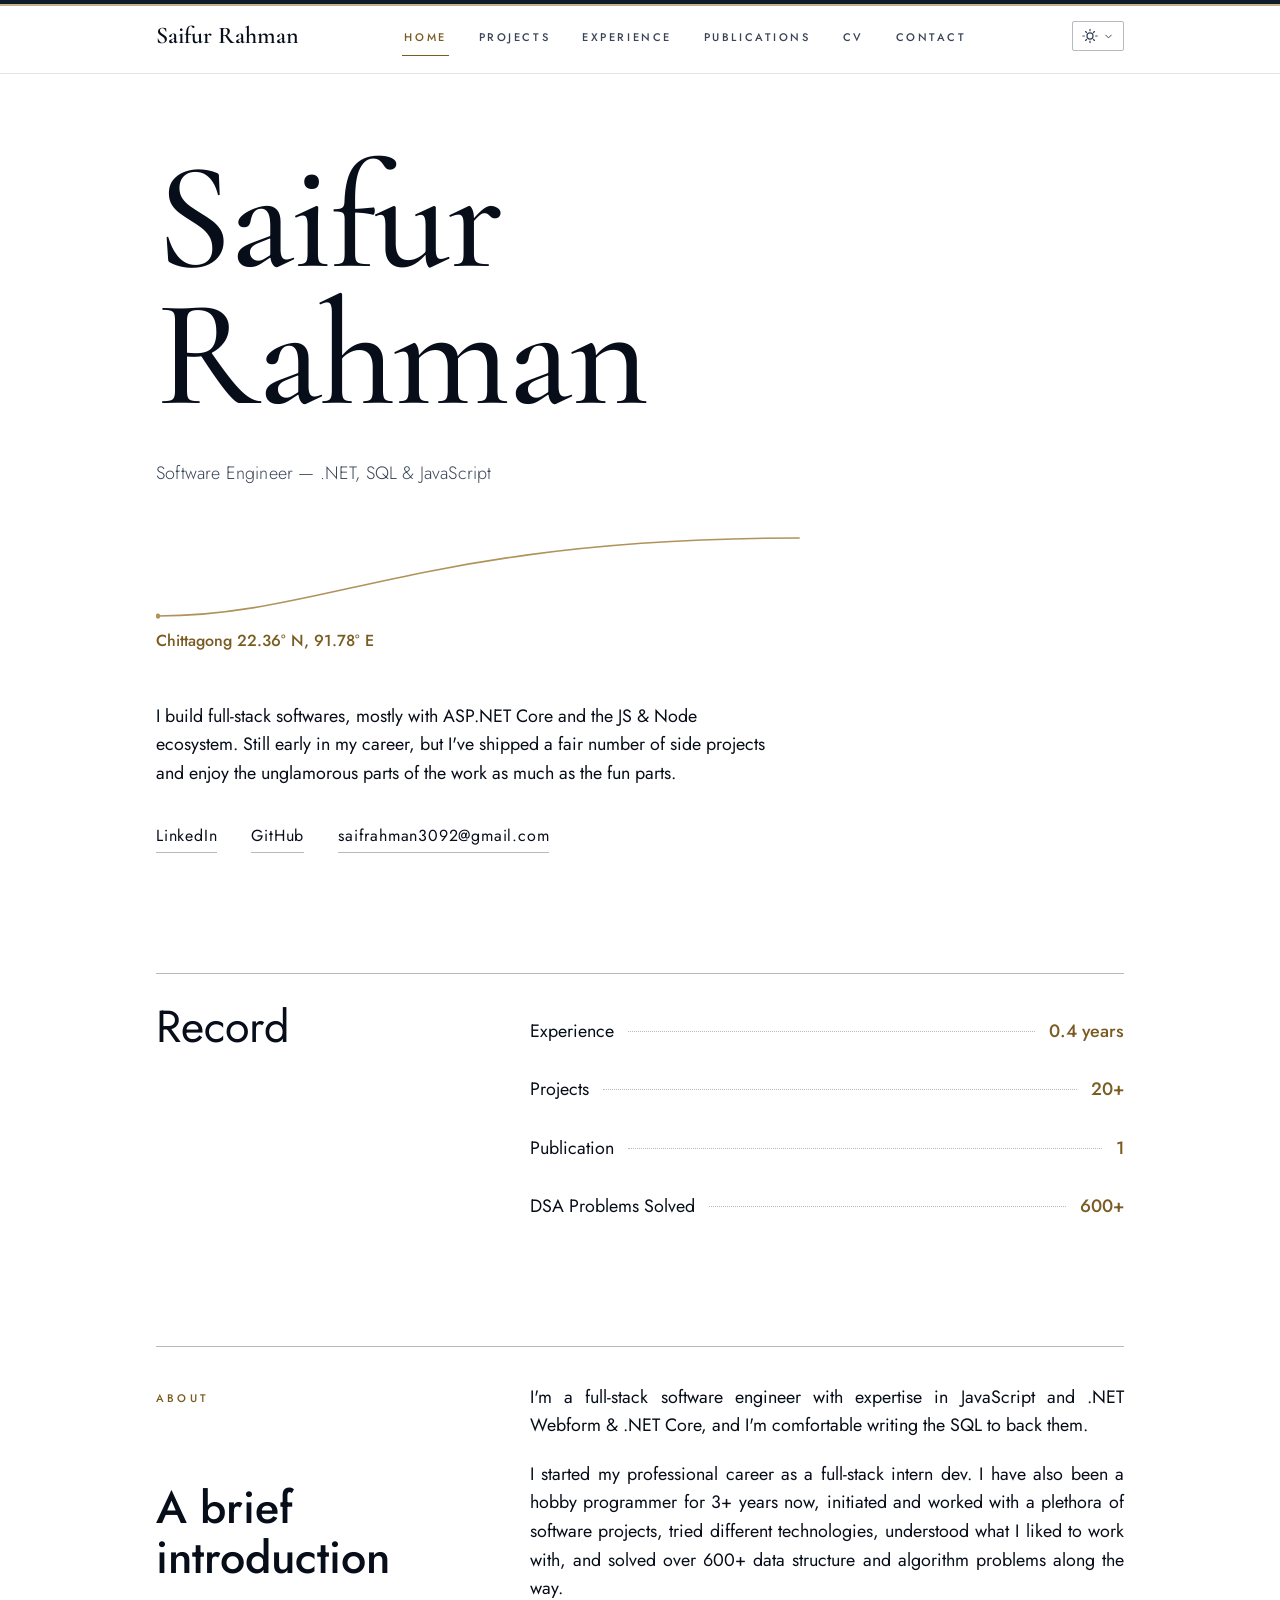
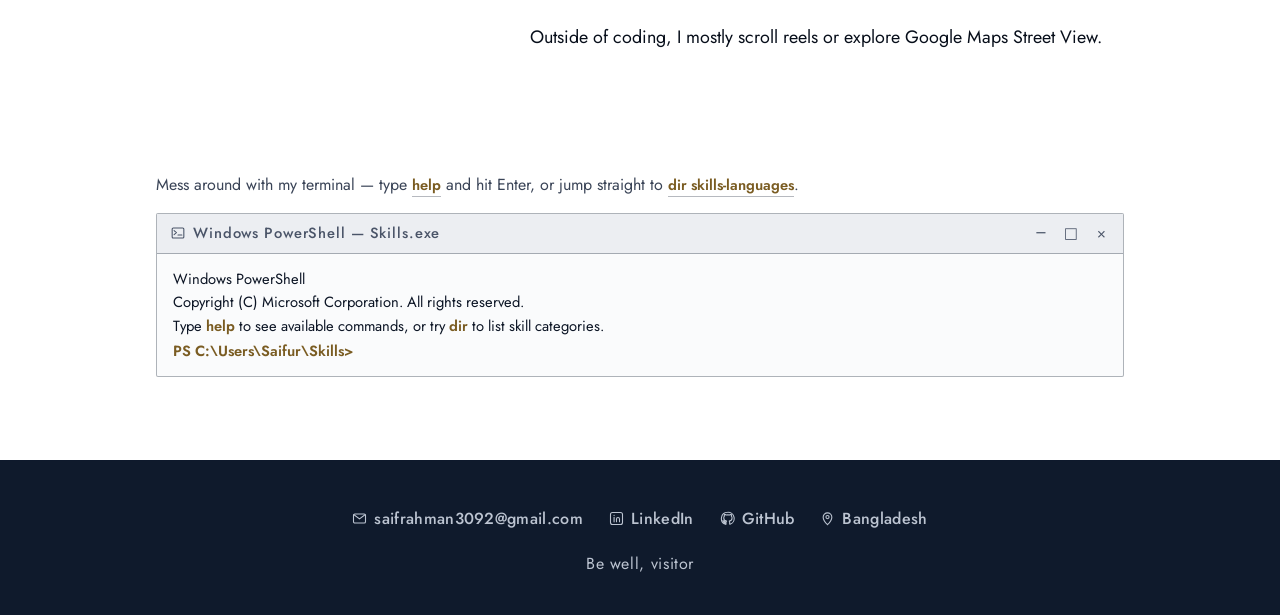
<file: index.html>
<!doctype html>
<html lang="en">
   <head>
      <meta charset="UTF-8" />
      <meta name="viewport" content="width=device-width, initial-scale=1.0" />
      <title>Saifur Rahman — Software Engineer</title>
      <meta
         name="description"
         content="Portfolio of Saifur Rahman — Software Engineer (.NET & JavaScript). Projects, experience, publications, and CV."
      />
      <link rel="preconnect" href="https://fonts.googleapis.com" />
      <link rel="preconnect" href="https://fonts.gstatic.com" crossorigin />
      <link
         href="https://fonts.googleapis.com/css2?family=Inter:wght@400;500;600;700;800&family=IBM+Plex+Mono:wght@400;500;600&display=swap"
         rel="stylesheet"
      />
      <link rel="stylesheet" href="common.css" />
   </head>
   <body class="page-home">
      <div class="nav-wrap">
         <nav class="nav" aria-label="Primary">
            <a href="index.html" class="logo">Saifur Rahman</a>
            <ul class="nav-links" id="navLinks">
               <li><a href="index.html" class="active">Home</a></li>
               <li><a href="projects.html">Projects</a></li>
               <li><a href="experience.html">Experience</a></li>
               <li><a href="publications.html">Publications</a></li>
               <li><a href="cv.html">CV</a></li>
               <li><a href="contact.html">Contact</a></li>
            </ul>
            <div class="nav-right">
               <div class="theme-switch">
                  <button
                     class="theme-btn"
                     id="themeToggleBtn"
                     aria-haspopup="listbox"
                     aria-expanded="false"
                  >
                     <span id="themeIconWrap"
                        ><svg
                           viewBox="0 0 18 18"
                           width="16"
                           height="16"
                           fill="none"
                           stroke="currentColor"
                           stroke-width="1.4"
                           stroke-linecap="round"
                        >
                           <circle cx="9" cy="9" r="3.4" />
                           <path
                              d="M9 1.6v1.6M9 14.8v1.6M2.6 9H1M17 9h-1.6M4 4l1.1 1.1M12.9 12.9L14 14M14 4l-1.1 1.1M5.1 12.9L4 14"
                           /></svg
                     ></span>
                     <svg
                        viewBox="0 0 18 18"
                        width="11"
                        height="11"
                        fill="none"
                        stroke="currentColor"
                        stroke-width="1.6"
                        stroke-linecap="round"
                        stroke-linejoin="round"
                     >
                        <path d="M4.5 6.75L9 11.25l4.5-4.5" />
                     </svg>
                  </button>
                  <ul class="theme-menu" id="themeMenu" role="listbox">
                     <li role="option" data-value="light" class="selected">
                        <svg
                           viewBox="0 0 18 18"
                           width="16"
                           height="16"
                           fill="none"
                           stroke="currentColor"
                           stroke-width="1.4"
                           stroke-linecap="round"
                        >
                           <circle cx="9" cy="9" r="3.4" />
                           <path
                              d="M9 1.6v1.6M9 14.8v1.6M2.6 9H1M17 9h-1.6M4 4l1.1 1.1M12.9 12.9L14 14M14 4l-1.1 1.1M5.1 12.9L4 14"
                           /></svg
                        ><span>Light</span>
                     </li>
                     <li role="option" data-value="dark">
                        <svg
                           viewBox="0 0 18 18"
                           width="16"
                           height="16"
                           fill="none"
                           stroke="currentColor"
                           stroke-width="1.4"
                           stroke-linejoin="round"
                        >
                           <path
                              d="M15.5 10.6A6.8 6.8 0 117.4 2.5a5.4 5.4 0 108.1 8.1z"
                           /></svg
                        ><span>Dark</span>
                     </li>
                  </ul>
               </div>
               <button
                  class="hamburger"
                  id="hamburger"
                  aria-label="Toggle menu"
                  aria-expanded="false"
               >
                  <span></span><span></span><span></span>
               </button>
            </div>
         </nav>
      </div>

      <main>
         <section class="page-head">
            <h1 class="hero-name">Saifur Rahman</h1>
            <p class="hero-role">Software Engineer — .NET, SQL &amp; JavaScript</p>
            <p class="hero-bio">
               I build full-stack softwares, mostly with ASP.NET Core and the JS & Node
               ecosystem. Still early in my career, but I've shipped a fair number of side
               projects and enjoy the unglamorous parts of the work as much as the fun
               parts.
            </p>
            <div class="hero-links">
               <a
                  target="_blank"
                  href="https://www.linkedin.com/in/saifur-rahman-4184b3244/"
                  >LinkedIn</a
               >
               <a target="_blank" href="https://github.com/saif-gitreps">GitHub</a>
               <a href="mailto:saifrahman3092@gmail.com">saifrahman3092@gmail.com</a>
            </div>
            <div class="stats-row">
               <div class="stat">
                  <span class="num" id="yoe"></span><span class="label">Experience</span>
               </div>
               <div class="stat">
                  <span class="num">20+</span><span class="label">projects</span>
               </div>
               <div class="stat">
                  <span class="num">1</span><span class="label">publication</span>
               </div>
               <div class="stat">
                  <span class="num">600+</span
                  ><span class="label">DSA problems solved</span>
               </div>
            </div>

            <div class="about-block">
               <div class="eyebrow">About</div>
               <h2 class="section-title">A brief introduction</h2>
               <div class="bio">
                  <p>
                     I'm a full-stack software engineer with expertise in JavaScript and
                     .NET Webform & .NET Core, and I'm comfortable writing the SQL to back
                     them.
                  </p>
                  <p>
                     I started my professional career as a full-stack intern dev. I have
                     also been a hobby programmer for 3+ years now, initiated and worked
                     with a plethora of software projects, tried different technologies,
                     understood what I liked to work with, and solved over 600+ data
                     structure and algorithm problems along the way.
                  </p>
                  <p>
                     Outside of coding, I mostly scroll reels or explore Google Maps
                     Street View.
                  </p>
               </div>

               <!-- <noscript>
                  <div class="skills">
                     <div class="skill-group">
                        <h4>Languages</h4>
                        <div class="tags">
                           <span class="tag">TypeScript</span
                           ><span class="tag">JavaScript</span><span class="tag">C#</span
                           ><span class="tag">Python</span><span class="tag">SQL</span>
                        </div>
                     </div>
                     <div class="skill-group">
                        <h4>Frameworks</h4>
                        <div class="tags">
                           <span class="tag">React</span
                           ><span class="tag">ASP.NET Core</span
                           ><span class="tag">Express.js</span
                           ><span class="tag">Next.js</span><span class="tag">Redux</span>
                        </div>
                     </div>
                     <div class="skill-group">
                        <h4>AI / ML</h4>
                        <div class="tags">
                           <span class="tag">Pandas</span><span class="tag">NumPy</span
                           ><span class="tag">Keras</span
                           ><span class="tag">Matplotlib</span
                           ><span class="tag">OpenCV</span><span class="tag">NLP</span>
                        </div>
                     </div>
                     <div class="skill-group">
                        <h4>Tools</h4>
                        <div class="tags">
                           <span class="tag">Docker</span><span class="tag">Cursor</span
                           ><span class="tag">Claude</span><span class="tag">Git</span
                           ><span class="tag">Postman</span
                           ><span class="tag">Appwrite</span>
                        </div>
                     </div>
                     <div class="skill-group">
                        <h4>Databases</h4>
                        <div class="tags">
                           <span class="tag">PostgreSQL</span
                           ><span class="tag">Redis</span><span class="tag">MongoDB</span
                           ><span class="tag">Entity FW.</span
                           ><span class="tag">Prisma</span>
                        </div>
                     </div>
                  </div>
               </noscript> -->

               <div class="skills-wrap">
                  <p class="skills-hint">
                     Mess around with my terminal — type <code>help</code> and hit Enter,
                     or jump straight to <code>dir skills-languages</code>.
                  </p>
                  <div class="skills-terminal" id="skillsTerminal">
                     <div class="term-titlebar">
                        <div class="term-title">
                           <svg
                              width="14"
                              height="14"
                              viewBox="0 0 18 18"
                              fill="none"
                              stroke="currentColor"
                              stroke-width="1.4"
                              stroke-linecap="round"
                              stroke-linejoin="round"
                           >
                              <rect x="1.5" y="2.5" width="15" height="13" rx="1.3" />
                              <path d="M4 6l3 2.5L4 11M9 11.5h5" />
                           </svg>
                           <span>Windows PowerShell — Skills.exe</span>
                        </div>
                        <div class="term-controls">
                           <button
                              class="term-btn"
                              id="termMin"
                              aria-label="Minimize terminal"
                              type="button"
                           >
                              &#9472;
                           </button>
                           <button
                              class="term-btn"
                              id="termMax"
                              aria-label="Toggle terminal size"
                              type="button"
                           >
                              &#9633;
                           </button>
                           <button
                              class="term-btn close"
                              id="termClose"
                              aria-label="Close terminal"
                              type="button"
                           >
                              &times;
                           </button>
                        </div>
                     </div>
                     <div class="term-body" id="termBody">
                        <div class="term-output" id="termOutput"></div>
                        <div class="term-inputline">
                           <span class="term-prompt-label" id="termPromptLabel"
                              >PS C:\Users\Saifur\Skills&gt;</span
                           >
                           <input
                              class="term-input"
                              id="termInput"
                              type="text"
                              autocomplete="off"
                              autocapitalize="off"
                              spellcheck="false"
                              aria-label="Terminal command input"
                           />
                        </div>
                     </div>
                  </div>
               </div>
            </div>
         </section>
      </main>

      <footer>
         <div class="footer-inner">
            <!-- <div class="f-name">Saifur Rahman</div> -->
            <div class="f-contact">
               <a href="mailto:saifrahman3092@gmail.com"
                  ><svg
                     viewBox="0 0 18 18"
                     width="15"
                     height="15"
                     fill="none"
                     stroke="currentColor"
                     stroke-width="1.3"
                  >
                     <rect x="1.8" y="3.6" width="14.4" height="10.8" rx="1.6" />
                     <path
                        d="M2.4 4.5l6.6 5 6.6-5"
                        stroke-linecap="round"
                        stroke-linejoin="round"
                     /></svg
                  ><span>saifrahman3092@gmail.com</span></a
               >
               <a
                  target="_blank"
                  href="https://www.linkedin.com/in/saifur-rahman-4184b3244/"
                  ><svg
                     viewBox="0 0 18 18"
                     width="15"
                     height="15"
                     fill="none"
                     stroke="currentColor"
                     stroke-width="1.3"
                  >
                     <rect x="1.8" y="1.8" width="14.4" height="14.4" rx="2.4" />
                     <path d="M6.1 7.4v5.6M6.1 5.2v.05" stroke-linecap="round" />
                     <path
                        d="M9 12.9V9.6c0-1 .8-1.8 1.8-1.8s1.8.8 1.8 1.8v3.3"
                        stroke-linecap="round"
                     /></svg
                  ><span>LinkedIn</span></a
               >
               <a target="_blank" href="https://github.com/saif-gitreps"
                  ><svg
                     viewBox="0 0 18 18"
                     width="15"
                     height="15"
                     fill="none"
                     stroke="currentColor"
                     stroke-width="1.3"
                     stroke-linejoin="round"
                  >
                     <path
                        d="M9 1.6a7.4 7.4 0 00-2.3 14.4c.4.07.5-.16.5-.36v-1.4c-2 .44-2.5-.5-2.6-.94-.1-.24-.5-.94-.8-1.13-.3-.16-.7-.55 0-.56.6 0 1.1.6 1.2.86.7 1.2 1.9.86 2.4.65.06-.5.27-.86.5-1.06-1.7-.2-3.4-.86-3.4-3.8 0-.84.3-1.53.8-2.07-.08-.2-.35-1 .08-2.1 0 0 .65-.2 2.15.8a7 7 0 013.9 0c1.5-1 2.15-.8 2.15-.8.43 1.1.16 1.9.08 2.1.5.54.8 1.23.8 2.07 0 2.95-1.7 3.6-3.4 3.8.28.24.53.7.53 1.42v2.1c0 .2.1.43.5.36A7.4 7.4 0 009 1.6z"
                     /></svg
                  ><span>GitHub</span></a
               >
               <span
                  ><svg
                     viewBox="0 0 18 18"
                     width="15"
                     height="15"
                     fill="none"
                     stroke="currentColor"
                     stroke-width="1.3"
                  >
                     <path
                        d="M9 16.4S3.8 11.4 3.8 7.4a5.2 5.2 0 1110.4 0c0 4-5.2 9-5.2 9z"
                     />
                     <circle cx="9" cy="7.3" r="1.9" /></svg
                  ><span>Bangladesh</span></span
               >
            </div>
            <div class="f-meta">Be well, visitor</div>
         </div>
      </footer>

      <script>
         (function () {
            // theme
            var root = document.documentElement;
            var themeBtn = document.getElementById("themeToggleBtn");
            var themeMenu = document.getElementById("themeMenu");
            var iconWrap = document.getElementById("themeIconWrap");
            var ICONS = {
               light: '<svg viewBox="0 0 18 18" width="16" height="16" fill="none" stroke="currentColor" stroke-width="1.4" stroke-linecap="round"><circle cx="9" cy="9" r="3.4"/><path d="M9 1.6v1.6M9 14.8v1.6M2.6 9H1M17 9h-1.6M4 4l1.1 1.1M12.9 12.9L14 14M14 4l-1.1 1.1M5.1 12.9L4 14"/></svg>',
               dark: '<svg viewBox="0 0 18 18" width="16" height="16" fill="none" stroke="currentColor" stroke-width="1.4" stroke-linejoin="round"><path d="M15.5 10.6A6.8 6.8 0 117.4 2.5a5.4 5.4 0 108.1 8.1z"/></svg>',
            };
            function getStoredTheme() {
               try {
                  return localStorage.getItem("theme");
               } catch (e) {
                  return null;
               }
            }
            function storeTheme(v) {
               try {
                  localStorage.setItem("theme", v);
               } catch (e) {}
            }
            function applyTheme(theme) {
               root.setAttribute("data-theme", theme === "dark" ? "dark" : "light");
               iconWrap.innerHTML = ICONS[theme === "dark" ? "dark" : "light"];
               themeMenu.querySelectorAll("li").forEach(function (li) {
                  li.classList.toggle("selected", li.dataset.value === theme);
               });
               storeTheme(theme);
            }
            applyTheme(getStoredTheme() || "light");
            themeBtn.addEventListener("click", function (e) {
               e.stopPropagation();
               var open = themeMenu.classList.toggle("open");
               themeBtn.setAttribute("aria-expanded", open);
            });
            themeMenu.querySelectorAll("li").forEach(function (li) {
               li.addEventListener("click", function () {
                  applyTheme(li.dataset.value);
                  themeMenu.classList.remove("open");
                  themeBtn.setAttribute("aria-expanded", "false");
               });
            });
            document.addEventListener("click", function () {
               themeMenu.classList.remove("open");
               themeBtn.setAttribute("aria-expanded", "false");
            });

            // mobile nav
            var burger = document.getElementById("hamburger");
            var links = document.getElementById("navLinks");
            burger.addEventListener("click", function (e) {
               e.stopPropagation();
               var open = links.classList.toggle("open");
               burger.classList.toggle("open", open);
               burger.setAttribute("aria-expanded", open);
            });
            links.querySelectorAll("a").forEach(function (a) {
               a.addEventListener("click", function () {
                  links.classList.remove("open");
                  burger.classList.remove("open");
                  burger.setAttribute("aria-expanded", "false");
               });
            });
         })();

         (function () {
            var currentDate = new Date();
            const start = new Date("2026-07-01");
            const end = new Date(); // Keep as Date object

            // Difference in milliseconds converted to years (365.25 days per year)
            const diffInMs = end - start;
            const diffInYears = diffInMs / (1000 * 60 * 60 * 24 * 365.25);

            // Format to 1 decimal place using .toFixed(1)
            yeoSpan = document.getElementById("yoe");
            yeoSpan.innerHTML = `${diffInYears.toFixed(1)} years`;
         })();

         // ---- skills terminal ----
         (function () {
            var output = document.getElementById("termOutput");
            var input = document.getElementById("termInput");
            var body = document.getElementById("termBody");
            var terminal = document.getElementById("skillsTerminal");
            var minBtn = document.getElementById("termMin");
            var maxBtn = document.getElementById("termMax");
            var closeBtn = document.getElementById("termClose");
            var promptLabel = document.getElementById("termPromptLabel");
            if (!output || !input) return;

            var PROMPT = "PS C:\\Users\\Saifur\\Skills>";
            var DIRS = {
               "skills-languages": [
                  "TypeScript",
                  "JavaScript",
                  "C#",
                  "Python",
                  "SQL",
                  "HTML",
                  "CSS",
               ],
               "skills-frameworks": [
                  "React",
                  "ASP.NET Core",
                  ".NET WebForm",
                  "Express.js",
                  "Next.js",
                  "Redux",
               ],
               "skills-ai-ml": [
                  "Pandas",
                  "NumPy",
                  "Keras",
                  "Matplotlib",
                  "OpenCV",
                  "NLP",
                  "Claude",
               ],
               "skills-tools": [
                  "Docker",
                  "Cursor",
                  "Claude",
                  "Git",
                  "Postman",
                  "Appwrite",
               ],
               "skills-databases": [
                  "PostgreSQL",
                  "Redis",
                  "MongoDB",
                  "Entity FW.",
                  "Prisma",
               ],
            };

            function escapeHtml(s) {
               return s
                  .replace(/&/g, "&amp;")
                  .replace(/</g, "&lt;")
                  .replace(/>/g, "&gt;");
            }

            function dateStamp() {
               var d = new Date();
               var mo = d.getMonth() + 1,
                  da = d.getDate(),
                  yr = d.getFullYear();
               var h = d.getHours();
               var ampm = h >= 12 ? "PM" : "AM";
               var h12 = h % 12 || 12;
               var mi = ("0" + d.getMinutes()).slice(-2);
               return mo + "/" + da + "/" + yr + "  " + h12 + ":" + mi + " " + ampm;
            }

            function printHtml(html) {
               var line = document.createElement("div");
               line.innerHTML = html;
               output.appendChild(line);
            }

            function printText(text, cls) {
               var line = document.createElement("div");
               if (cls) line.className = cls;
               line.textContent = text;
               output.appendChild(line);
            }

            function printBlock(text) {
               var pre = document.createElement("div");
               pre.textContent = text;
               output.appendChild(pre);
            }

            function scrollBottom() {
               body.scrollTop = body.scrollHeight;
            }

            function listingHeader(path) {
               return (
                  "\n    Directory: " +
                  path +
                  "\n\n" +
                  "Mode".padEnd(9) +
                  "LastWriteTime".padEnd(23) +
                  "Length".padStart(6) +
                  "  Name\n" +
                  "----".padEnd(9) +
                  "-------------".padEnd(23) +
                  "------".padStart(6) +
                  "  ----"
               );
            }

            function runDir(arg) {
               if (!arg) {
                  printBlock(listingHeader("C:\\Users\\Saifur\\Skills"));
                  Object.keys(DIRS).forEach(function (name) {
                     printHtml(
                        "d-----".padEnd(9) +
                           dateStamp().padEnd(23) +
                           "".padStart(6) +
                           '  <span class="dir-name">' +
                           escapeHtml(name) +
                           "</span>",
                     );
                  });
                  return;
               }
               var key = arg.toLowerCase();
               if (!DIRS[key]) {
                  printText(
                     "Cannot find path 'C:\\Users\\Saifur\\Skills\\" +
                        arg +
                        "' because it does not exist.",
                     "err",
                  );
                  return;
               }
               printBlock(listingHeader("C:\\Users\\Saifur\\Skills\\" + key));
               DIRS[key].forEach(function (name) {
                  var fname = name + ".skill";
                  printText(
                     "-a----".padEnd(9) +
                        dateStamp().padEnd(23) +
                        String(name.length).padStart(6) +
                        "  " +
                        fname,
                  );
               });
            }

            function runHelp() {
               var cats = Object.keys(DIRS).join(", ");
               printBlock(
                  "Available commands:\n" +
                     "  dir [category]     list skill categories, or the skills inside one\n" +
                     "  ls  [category]     alias for dir\n" +
                     "  cat about.txt      quick bio\n" +
                     "  whoami             who you're looking at\n" +
                     "  clear / cls        clear the screen\n" +
                     "  help               show this message\n\n" +
                     "Categories: " +
                     cats +
                     "\n\n" +
                     "Try:  dir skills-languages",
               );
            }

            function handleCommand(raw) {
               var trimmed = raw.trim();
               printHtml(
                  '<span class="cmd-echo">' +
                     escapeHtml(PROMPT) +
                     " " +
                     escapeHtml(trimmed) +
                     "</span>",
               );
               if (!trimmed) return;

               var parts = trimmed.split(/\s+/);
               var cmd = parts[0].toLowerCase();
               var arg = parts.slice(1).join(" ");

               if (cmd === "help") {
                  runHelp();
               } else if (cmd === "dir" || cmd === "ls") {
                  runDir(arg);
               } else if (cmd === "clear" || cmd === "cls") {
                  output.innerHTML = "";
               } else if (cmd === "whoami") {
                  printText("saifur\\rahman");
               } else if (cmd === "cat" && arg.toLowerCase() === "about.txt") {
                  printBlock(
                     "Full-stack engineer working mainly in ASP.NET Core and the JS\n" +
                        "ecosystem. Early career, 600+ DSA problems solved, and published a conference paper.",
                  );
               } else {
                  printText(
                     "'" +
                        trimmed +
                        "' is not recognized as the name of a cmdlet, function, " +
                        "script file, or operable program. Check the spelling of the " +
                        "name, or if a path was included, verify that the path is " +
                        "correct and try again.",
                     "err",
                  );
               }
               scrollBottom();
            }

            printBlock(
               "Windows PowerShell\n" +
                  "Copyright (C) Microsoft Corporation. All rights reserved.\n",
            );
            printHtml(
               'Type <span class="dir-name">help</span> to see available commands, ' +
                  'or try <span class="dir-name">dir</span> to list skill categories.',
            );

            var history = [];
            var historyIndex = -1;

            input.addEventListener("keydown", function (e) {
               if (e.key === "Enter") {
                  var val = input.value;
                  handleCommand(val);
                  if (val.trim()) {
                     history.push(val);
                     historyIndex = history.length;
                  }
                  input.value = "";
               } else if (e.key === "ArrowUp") {
                  if (historyIndex > 0) {
                     historyIndex--;
                     input.value = history[historyIndex];
                     requestAnimationFrame(function () {
                        input.setSelectionRange(input.value.length, input.value.length);
                     });
                  }
                  e.preventDefault();
               } else if (e.key === "ArrowDown") {
                  if (historyIndex < history.length - 1) {
                     historyIndex++;
                     input.value = history[historyIndex];
                  } else {
                     historyIndex = history.length;
                     input.value = "";
                  }
                  e.preventDefault();
               }
            });

            body.addEventListener("click", function (e) {
               if (e.target !== input) input.focus();
            });

            minBtn.addEventListener("click", function () {
               body.classList.toggle("minimized");
            });
            maxBtn.addEventListener("click", function () {
               body.classList.toggle("maximized");
               scrollBottom();
            });
            closeBtn.addEventListener("click", function () {
               printText("Nice try — this terminal doesn't close that easily.", "muted");
               scrollBottom();
               terminal.classList.remove("shake");
               void terminal.offsetWidth;
               terminal.classList.add("shake");
               setTimeout(function () {
                  terminal.classList.remove("shake");
               }, 400);
            });
         })();
      </script>
   </body>
</html>
</file>
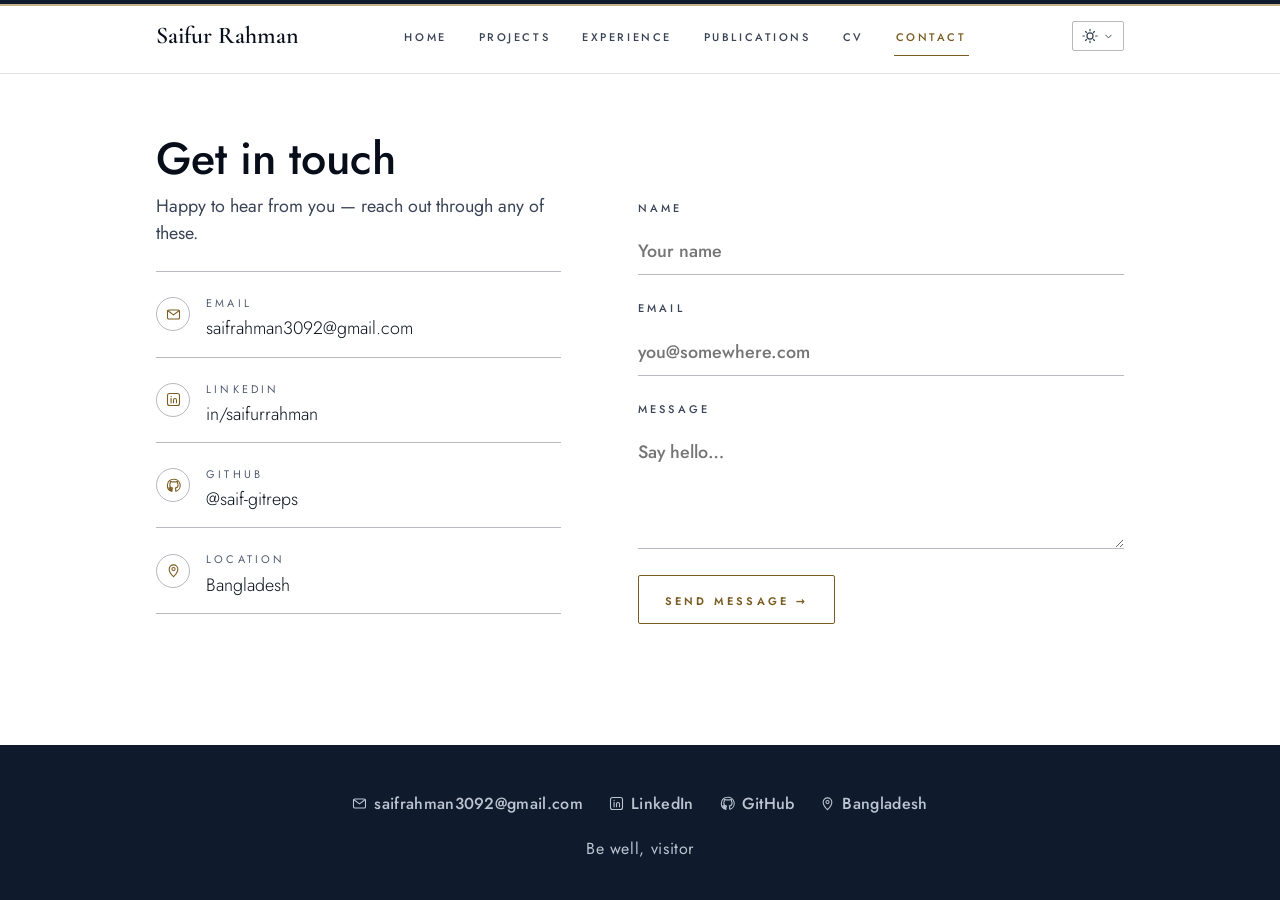
<file: contact.html>
<!doctype html>
<html lang="en">
   <head>
      <meta charset="UTF-8" />
      <meta name="viewport" content="width=device-width, initial-scale=1.0" />
      <title>Contact — Saifur Rahman</title>
      <meta
         name="description"
         content="Portfolio of Saifur Rahman — Software Engineer (.NET & JavaScript). Projects, experience, publications, and CV."
      />
      <link rel="preconnect" href="https://fonts.googleapis.com" />
      <link rel="preconnect" href="https://fonts.gstatic.com" crossorigin />
      <link
         href="https://fonts.googleapis.com/css2?family=Inter:wght@400;500;600;700;800&family=IBM+Plex+Mono:wght@400;500;600&display=swap"
         rel="stylesheet"
      />
      <link rel="stylesheet" href="common.css" />
   </head>
   <body class="page-contact">
      <div class="nav-wrap">
         <nav class="nav" aria-label="Primary">
            <a href="index.html" class="logo">Saifur Rahman</a>
            <ul class="nav-links" id="navLinks">
               <li><a href="index.html">Home</a></li>
               <li><a href="projects.html">Projects</a></li>
               <li><a href="experience.html">Experience</a></li>
               <li><a href="publications.html">Publications</a></li>
               <li><a href="cv.html">CV</a></li>
               <li><a href="contact.html" class="active">Contact</a></li>
            </ul>
            <div class="nav-right">
               <div class="theme-switch">
                  <button
                     class="theme-btn"
                     id="themeToggleBtn"
                     aria-haspopup="listbox"
                     aria-expanded="false"
                  >
                     <span id="themeIconWrap"
                        ><svg
                           viewBox="0 0 18 18"
                           width="16"
                           height="16"
                           fill="none"
                           stroke="currentColor"
                           stroke-width="1.4"
                           stroke-linecap="round"
                        >
                           <circle cx="9" cy="9" r="3.4" />
                           <path
                              d="M9 1.6v1.6M9 14.8v1.6M2.6 9H1M17 9h-1.6M4 4l1.1 1.1M12.9 12.9L14 14M14 4l-1.1 1.1M5.1 12.9L4 14"
                           /></svg
                     ></span>
                     <svg
                        viewBox="0 0 18 18"
                        width="11"
                        height="11"
                        fill="none"
                        stroke="currentColor"
                        stroke-width="1.6"
                        stroke-linecap="round"
                        stroke-linejoin="round"
                     >
                        <path d="M4.5 6.75L9 11.25l4.5-4.5" />
                     </svg>
                  </button>
                  <ul class="theme-menu" id="themeMenu" role="listbox">
                     <li role="option" data-value="light" class="selected">
                        <svg
                           viewBox="0 0 18 18"
                           width="16"
                           height="16"
                           fill="none"
                           stroke="currentColor"
                           stroke-width="1.4"
                           stroke-linecap="round"
                        >
                           <circle cx="9" cy="9" r="3.4" />
                           <path
                              d="M9 1.6v1.6M9 14.8v1.6M2.6 9H1M17 9h-1.6M4 4l1.1 1.1M12.9 12.9L14 14M14 4l-1.1 1.1M5.1 12.9L4 14"
                           /></svg
                        ><span>Light</span>
                     </li>
                     <li role="option" data-value="dark">
                        <svg
                           viewBox="0 0 18 18"
                           width="16"
                           height="16"
                           fill="none"
                           stroke="currentColor"
                           stroke-width="1.4"
                           stroke-linejoin="round"
                        >
                           <path
                              d="M15.5 10.6A6.8 6.8 0 117.4 2.5a5.4 5.4 0 108.1 8.1z"
                           /></svg
                        ><span>Dark</span>
                     </li>
                  </ul>
               </div>
               <button
                  class="hamburger"
                  id="hamburger"
                  aria-label="Toggle menu"
                  aria-expanded="false"
               >
                  <span></span><span></span><span></span>
               </button>
            </div>
         </nav>
      </div>

      <main>
         <section class="page-head">
            <h2 class="section-title">Get in touch</h2>

            <div class="contact-grid">
               <div class="contact-info">
                  <p class="intro">
                     Happy to hear from you — reach out through any of these.
                  </p>
                  <div class="ci-list">
                     <div class="ci-row">
                        <div class="ci-icon">
                           <svg
                              viewBox="0 0 18 18"
                              width="15"
                              height="15"
                              fill="none"
                              stroke="currentColor"
                              stroke-width="1.3"
                           >
                              <rect x="1.8" y="3.6" width="14.4" height="10.8" rx="1.6" />
                              <path
                                 d="M2.4 4.5l6.6 5 6.6-5"
                                 stroke-linecap="round"
                                 stroke-linejoin="round"
                              />
                           </svg>
                        </div>
                        <div>
                           <div class="ci-label">Email</div>
                           <div class="ci-value">
                              <a href="mailto:saifrahman3092@gmail.com"
                                 >saifrahman3092@gmail.com</a
                              >
                           </div>
                        </div>
                     </div>
                     <div class="ci-row">
                        <div class="ci-icon">
                           <svg
                              viewBox="0 0 18 18"
                              width="15"
                              height="15"
                              fill="none"
                              stroke="currentColor"
                              stroke-width="1.3"
                           >
                              <rect x="1.8" y="1.8" width="14.4" height="14.4" rx="2.4" />
                              <path d="M6.1 7.4v5.6M6.1 5.2v.05" stroke-linecap="round" />
                              <path
                                 d="M9 12.9V9.6c0-1 .8-1.8 1.8-1.8s1.8.8 1.8 1.8v3.3"
                                 stroke-linecap="round"
                              />
                           </svg>
                        </div>
                        <div>
                           <div class="ci-label">LinkedIn</div>
                           <div class="ci-value">
                              <a
                                 target="_blank"
                                 href="https://www.linkedin.com/in/saifur-rahman-4184b3244/"
                                 >in/saifurrahman</a
                              >
                           </div>
                        </div>
                     </div>
                     <div class="ci-row">
                        <div class="ci-icon">
                           <svg
                              viewBox="0 0 18 18"
                              width="15"
                              height="15"
                              fill="none"
                              stroke="currentColor"
                              stroke-width="1.3"
                              stroke-linejoin="round"
                           >
                              <path
                                 d="M9 1.6a7.4 7.4 0 00-2.3 14.4c.4.07.5-.16.5-.36v-1.4c-2 .44-2.5-.5-2.6-.94-.1-.24-.5-.94-.8-1.13-.3-.16-.7-.55 0-.56.6 0 1.1.6 1.2.86.7 1.2 1.9.86 2.4.65.06-.5.27-.86.5-1.06-1.7-.2-3.4-.86-3.4-3.8 0-.84.3-1.53.8-2.07-.08-.2-.35-1 .08-2.1 0 0 .65-.2 2.15.8a7 7 0 013.9 0c1.5-1 2.15-.8 2.15-.8.43 1.1.16 1.9.08 2.1.5.54.8 1.23.8 2.07 0 2.95-1.7 3.6-3.4 3.8.28.24.53.7.53 1.42v2.1c0 .2.1.43.5.36A7.4 7.4 0 009 1.6z"
                              />
                           </svg>
                        </div>
                        <div>
                           <div class="ci-label">GitHub</div>
                           <div class="ci-value">
                              <a target="_blank" href="https://github.com/saif-gitreps"
                                 >@saif-gitreps</a
                              >
                           </div>
                        </div>
                     </div>
                     <div class="ci-row">
                        <div class="ci-icon">
                           <svg
                              viewBox="0 0 18 18"
                              width="15"
                              height="15"
                              fill="none"
                              stroke="currentColor"
                              stroke-width="1.3"
                           >
                              <path
                                 d="M9 16.4S3.8 11.4 3.8 7.4a5.2 5.2 0 1110.4 0c0 4-5.2 9-5.2 9z"
                              />
                              <circle cx="9" cy="7.3" r="1.9" />
                           </svg>
                        </div>
                        <div>
                           <div class="ci-label">Location</div>
                           <div class="ci-value">Bangladesh</div>
                        </div>
                     </div>
                  </div>
               </div>
               <form
                  id="contactForm"
                  action="https://formspree.io/f/maqapalb"
                  target="_top"
                  method="POST"
               >
                  <label for="cname">Name</label>
                  <input
                     id="cname"
                     name="name"
                     type="text"
                     required
                     placeholder="Your name"
                  />
                  <label for="cemail">Email</label>
                  <input
                     id="cemail"
                     name="email"
                     type="email"
                     required
                     placeholder="you@somewhere.com"
                  />
                  <label for="cmsg">Message</label>
                  <textarea
                     id="cmsg"
                     name="message"
                     required
                     placeholder="Say hello…"
                  ></textarea>
                  <button type="submit">Send message &rarr;</button>
               </form>
            </div>
         </section>
      </main>

      <footer>
         <div class="footer-inner">
            <!-- <div class="f-name">Saifur Rahman</div> -->
            <div class="f-contact">
               <a href="mailto:saifrahman3092@gmail.com"
                  ><svg
                     viewBox="0 0 18 18"
                     width="15"
                     height="15"
                     fill="none"
                     stroke="currentColor"
                     stroke-width="1.3"
                  >
                     <rect x="1.8" y="3.6" width="14.4" height="10.8" rx="1.6" />
                     <path
                        d="M2.4 4.5l6.6 5 6.6-5"
                        stroke-linecap="round"
                        stroke-linejoin="round"
                     /></svg
                  ><span>saifrahman3092@gmail.com</span></a
               >
               <a
                  target="_blank"
                  href="https://www.linkedin.com/in/saifur-rahman-4184b3244/"
                  ><svg
                     viewBox="0 0 18 18"
                     width="15"
                     height="15"
                     fill="none"
                     stroke="currentColor"
                     stroke-width="1.3"
                  >
                     <rect x="1.8" y="1.8" width="14.4" height="14.4" rx="2.4" />
                     <path d="M6.1 7.4v5.6M6.1 5.2v.05" stroke-linecap="round" />
                     <path
                        d="M9 12.9V9.6c0-1 .8-1.8 1.8-1.8s1.8.8 1.8 1.8v3.3"
                        stroke-linecap="round"
                     /></svg
                  ><span>LinkedIn</span></a
               >
               <a target="_blank" href="https://github.com/saif-gitreps"
                  ><svg
                     viewBox="0 0 18 18"
                     width="15"
                     height="15"
                     fill="none"
                     stroke="currentColor"
                     stroke-width="1.3"
                     stroke-linejoin="round"
                  >
                     <path
                        d="M9 1.6a7.4 7.4 0 00-2.3 14.4c.4.07.5-.16.5-.36v-1.4c-2 .44-2.5-.5-2.6-.94-.1-.24-.5-.94-.8-1.13-.3-.16-.7-.55 0-.56.6 0 1.1.6 1.2.86.7 1.2 1.9.86 2.4.65.06-.5.27-.86.5-1.06-1.7-.2-3.4-.86-3.4-3.8 0-.84.3-1.53.8-2.07-.08-.2-.35-1 .08-2.1 0 0 .65-.2 2.15.8a7 7 0 013.9 0c1.5-1 2.15-.8 2.15-.8.43 1.1.16 1.9.08 2.1.5.54.8 1.23.8 2.07 0 2.95-1.7 3.6-3.4 3.8.28.24.53.7.53 1.42v2.1c0 .2.1.43.5.36A7.4 7.4 0 009 1.6z"
                     /></svg
                  ><span>GitHub</span></a
               >
               <span
                  ><svg
                     viewBox="0 0 18 18"
                     width="15"
                     height="15"
                     fill="none"
                     stroke="currentColor"
                     stroke-width="1.3"
                  >
                     <path
                        d="M9 16.4S3.8 11.4 3.8 7.4a5.2 5.2 0 1110.4 0c0 4-5.2 9-5.2 9z"
                     />
                     <circle cx="9" cy="7.3" r="1.9" /></svg
                  ><span>Bangladesh</span></span
               >
            </div>
            <div class="f-meta">Be well, visitor</div>
         </div>
      </footer>

      <script>
         (function () {
            // theme
            var root = document.documentElement;
            var themeBtn = document.getElementById("themeToggleBtn");
            var themeMenu = document.getElementById("themeMenu");
            var iconWrap = document.getElementById("themeIconWrap");
            var ICONS = {
               light: '<svg viewBox="0 0 18 18" width="16" height="16" fill="none" stroke="currentColor" stroke-width="1.4" stroke-linecap="round"><circle cx="9" cy="9" r="3.4"/><path d="M9 1.6v1.6M9 14.8v1.6M2.6 9H1M17 9h-1.6M4 4l1.1 1.1M12.9 12.9L14 14M14 4l-1.1 1.1M5.1 12.9L4 14"/></svg>',
               dark: '<svg viewBox="0 0 18 18" width="16" height="16" fill="none" stroke="currentColor" stroke-width="1.4" stroke-linejoin="round"><path d="M15.5 10.6A6.8 6.8 0 117.4 2.5a5.4 5.4 0 108.1 8.1z"/></svg>',
            };
            function getStoredTheme() {
               try {
                  return localStorage.getItem("theme");
               } catch (e) {
                  return null;
               }
            }
            function storeTheme(v) {
               try {
                  localStorage.setItem("theme", v);
               } catch (e) {}
            }
            function applyTheme(theme) {
               root.setAttribute("data-theme", theme === "dark" ? "dark" : "light");
               iconWrap.innerHTML = ICONS[theme === "dark" ? "dark" : "light"];
               themeMenu.querySelectorAll("li").forEach(function (li) {
                  li.classList.toggle("selected", li.dataset.value === theme);
               });
               storeTheme(theme);
            }
            applyTheme(getStoredTheme() || "light");
            themeBtn.addEventListener("click", function (e) {
               e.stopPropagation();
               var open = themeMenu.classList.toggle("open");
               themeBtn.setAttribute("aria-expanded", open);
            });
            themeMenu.querySelectorAll("li").forEach(function (li) {
               li.addEventListener("click", function () {
                  applyTheme(li.dataset.value);
                  themeMenu.classList.remove("open");
                  themeBtn.setAttribute("aria-expanded", "false");
               });
            });
            document.addEventListener("click", function () {
               themeMenu.classList.remove("open");
               themeBtn.setAttribute("aria-expanded", "false");
            });

            // mobile nav
            var burger = document.getElementById("hamburger");
            var links = document.getElementById("navLinks");
            burger.addEventListener("click", function (e) {
               e.stopPropagation();
               var open = links.classList.toggle("open");
               burger.classList.toggle("open", open);
               burger.setAttribute("aria-expanded", open);
            });
            links.querySelectorAll("a").forEach(function (a) {
               a.addEventListener("click", function () {
                  links.classList.remove("open");
                  burger.classList.remove("open");
                  burger.setAttribute("aria-expanded", "false");
               });
            });
         })();
      </script>
   </body>
</html>
</file>
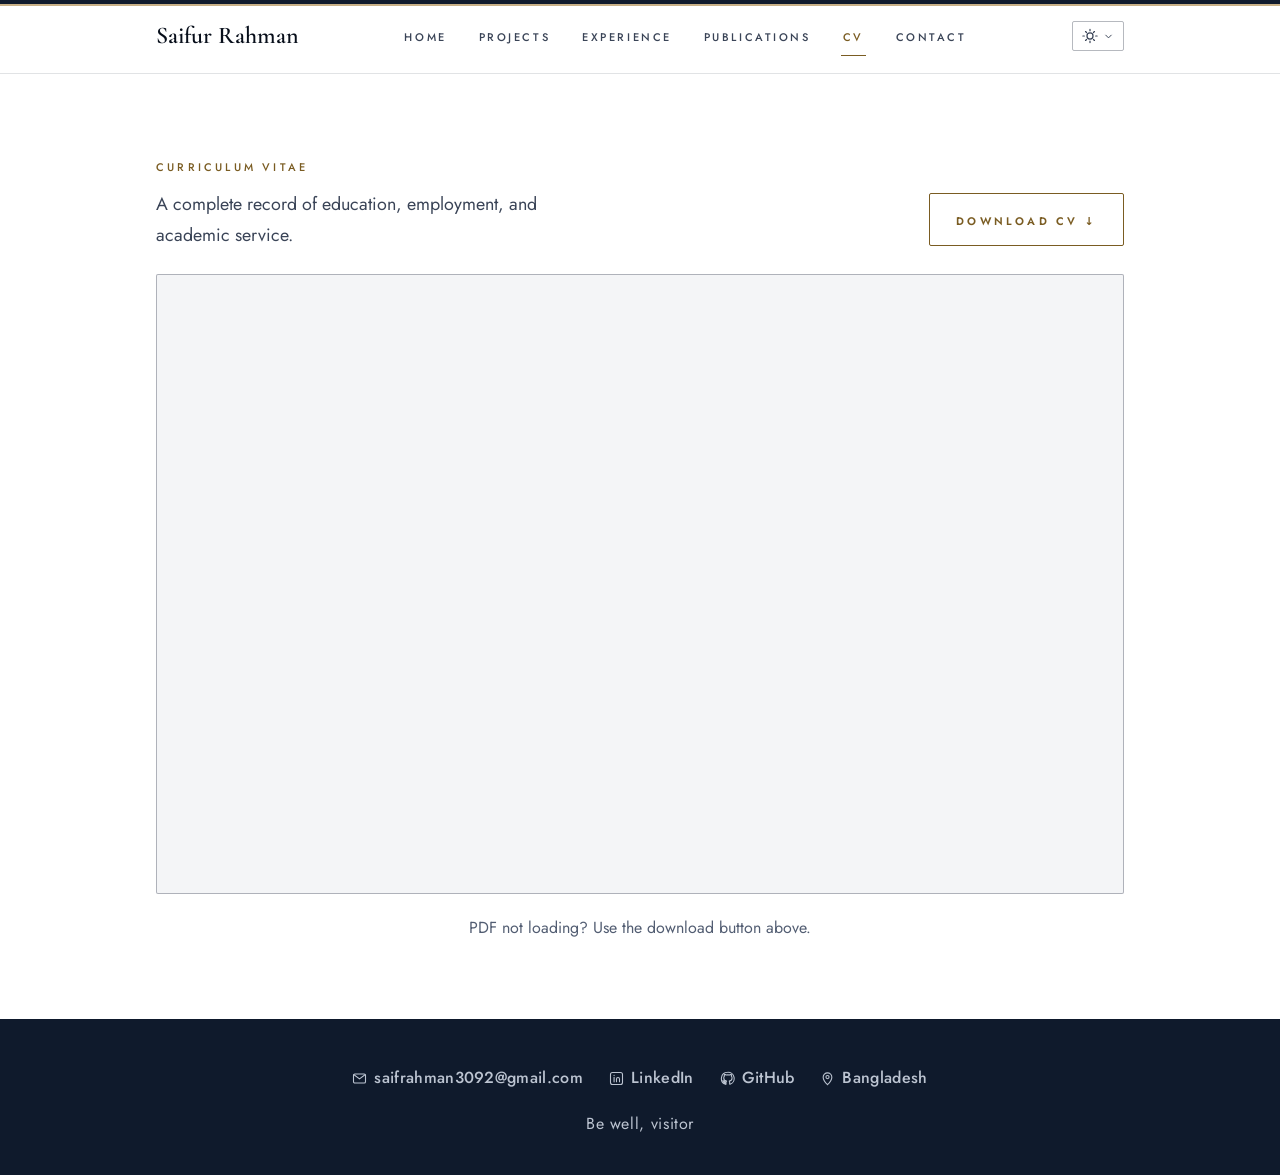
<file: cv.html>
<!doctype html>
<html lang="en">
   <head>
      <meta charset="UTF-8" />
      <meta name="viewport" content="width=device-width, initial-scale=1.0" />
      <title>CV — Saifur Rahman</title>
      <meta
         name="description"
         content="Portfolio of Saifur Rahman — Software Engineer (.NET & JavaScript). Projects, experience, publications, and CV."
      />
      <link rel="preconnect" href="https://fonts.googleapis.com" />
      <link rel="preconnect" href="https://fonts.gstatic.com" crossorigin />
      <link
         href="https://fonts.googleapis.com/css2?family=Inter:wght@400;500;600;700;800&family=IBM+Plex+Mono:wght@400;500;600&display=swap"
         rel="stylesheet"
      />
      <link rel="stylesheet" href="common.css" />
   </head>
   <body class="page-cv">
      <div class="nav-wrap">
         <nav class="nav" aria-label="Primary">
            <a href="index.html" class="logo">Saifur Rahman</a>
            <ul class="nav-links" id="navLinks">
               <li><a href="index.html">Home</a></li>
               <li><a href="projects.html">Projects</a></li>
               <li><a href="experience.html">Experience</a></li>
               <li><a href="publications.html">Publications</a></li>
               <li><a href="cv.html" class="active">CV</a></li>
               <li><a href="contact.html">Contact</a></li>
            </ul>
            <div class="nav-right">
               <div class="theme-switch">
                  <button
                     class="theme-btn"
                     id="themeToggleBtn"
                     aria-haspopup="listbox"
                     aria-expanded="false"
                  >
                     <span id="themeIconWrap"
                        ><svg
                           viewBox="0 0 18 18"
                           width="16"
                           height="16"
                           fill="none"
                           stroke="currentColor"
                           stroke-width="1.4"
                           stroke-linecap="round"
                        >
                           <circle cx="9" cy="9" r="3.4" />
                           <path
                              d="M9 1.6v1.6M9 14.8v1.6M2.6 9H1M17 9h-1.6M4 4l1.1 1.1M12.9 12.9L14 14M14 4l-1.1 1.1M5.1 12.9L4 14"
                           /></svg
                     ></span>
                     <svg
                        viewBox="0 0 18 18"
                        width="11"
                        height="11"
                        fill="none"
                        stroke="currentColor"
                        stroke-width="1.6"
                        stroke-linecap="round"
                        stroke-linejoin="round"
                     >
                        <path d="M4.5 6.75L9 11.25l4.5-4.5" />
                     </svg>
                  </button>
                  <ul class="theme-menu" id="themeMenu" role="listbox">
                     <li role="option" data-value="light" class="selected">
                        <svg
                           viewBox="0 0 18 18"
                           width="16"
                           height="16"
                           fill="none"
                           stroke="currentColor"
                           stroke-width="1.4"
                           stroke-linecap="round"
                        >
                           <circle cx="9" cy="9" r="3.4" />
                           <path
                              d="M9 1.6v1.6M9 14.8v1.6M2.6 9H1M17 9h-1.6M4 4l1.1 1.1M12.9 12.9L14 14M14 4l-1.1 1.1M5.1 12.9L4 14"
                           /></svg
                        ><span>Light</span>
                     </li>
                     <li role="option" data-value="dark">
                        <svg
                           viewBox="0 0 18 18"
                           width="16"
                           height="16"
                           fill="none"
                           stroke="currentColor"
                           stroke-width="1.4"
                           stroke-linejoin="round"
                        >
                           <path
                              d="M15.5 10.6A6.8 6.8 0 117.4 2.5a5.4 5.4 0 108.1 8.1z"
                           /></svg
                        ><span>Dark</span>
                     </li>
                  </ul>
               </div>
               <button
                  class="hamburger"
                  id="hamburger"
                  aria-label="Toggle menu"
                  aria-expanded="false"
               >
                  <span></span><span></span><span></span>
               </button>
            </div>
         </nav>
      </div>

      <main>
         <section class="page-head">
            <div class="eyebrow">Curriculum Vitae</div>
            <div class="cv-actions">
               <p>A complete record of education, employment, and academic service.</p>
               <a class="btn-download" href="Saifur Rahman.pdf" download
                  >Download CV &darr;</a
               >
            </div>
            <div class="cv-frame-container">
               <iframe
                  class="cv-frame"
                  src="Saifur Rahman.pdf"
                  title="Saifur Rahman — CV"
               ></iframe>
            </div>
            <p class="cv-note">PDF not loading? Use the download button above.</p>
         </section>
      </main>

      <footer>
         <div class="footer-inner">
            <!-- <div class="f-name">Saifur Rahman</div> -->
            <div class="f-contact">
               <a href="mailto:saifrahman3092@gmail.com"
                  ><svg
                     viewBox="0 0 18 18"
                     width="15"
                     height="15"
                     fill="none"
                     stroke="currentColor"
                     stroke-width="1.3"
                  >
                     <rect x="1.8" y="3.6" width="14.4" height="10.8" rx="1.6" />
                     <path
                        d="M2.4 4.5l6.6 5 6.6-5"
                        stroke-linecap="round"
                        stroke-linejoin="round"
                     /></svg
                  ><span>saifrahman3092@gmail.com</span></a
               >
               <a
                  target="_blank"
                  href="https://www.linkedin.com/in/saifur-rahman-4184b3244/"
                  ><svg
                     viewBox="0 0 18 18"
                     width="15"
                     height="15"
                     fill="none"
                     stroke="currentColor"
                     stroke-width="1.3"
                  >
                     <rect x="1.8" y="1.8" width="14.4" height="14.4" rx="2.4" />
                     <path d="M6.1 7.4v5.6M6.1 5.2v.05" stroke-linecap="round" />
                     <path
                        d="M9 12.9V9.6c0-1 .8-1.8 1.8-1.8s1.8.8 1.8 1.8v3.3"
                        stroke-linecap="round"
                     /></svg
                  ><span>LinkedIn</span></a
               >
               <a target="_blank" href="https://github.com/saif-gitreps"
                  ><svg
                     viewBox="0 0 18 18"
                     width="15"
                     height="15"
                     fill="none"
                     stroke="currentColor"
                     stroke-width="1.3"
                     stroke-linejoin="round"
                  >
                     <path
                        d="M9 1.6a7.4 7.4 0 00-2.3 14.4c.4.07.5-.16.5-.36v-1.4c-2 .44-2.5-.5-2.6-.94-.1-.24-.5-.94-.8-1.13-.3-.16-.7-.55 0-.56.6 0 1.1.6 1.2.86.7 1.2 1.9.86 2.4.65.06-.5.27-.86.5-1.06-1.7-.2-3.4-.86-3.4-3.8 0-.84.3-1.53.8-2.07-.08-.2-.35-1 .08-2.1 0 0 .65-.2 2.15.8a7 7 0 013.9 0c1.5-1 2.15-.8 2.15-.8.43 1.1.16 1.9.08 2.1.5.54.8 1.23.8 2.07 0 2.95-1.7 3.6-3.4 3.8.28.24.53.7.53 1.42v2.1c0 .2.1.43.5.36A7.4 7.4 0 009 1.6z"
                     /></svg
                  ><span>GitHub</span></a
               >
               <span
                  ><svg
                     viewBox="0 0 18 18"
                     width="15"
                     height="15"
                     fill="none"
                     stroke="currentColor"
                     stroke-width="1.3"
                  >
                     <path
                        d="M9 16.4S3.8 11.4 3.8 7.4a5.2 5.2 0 1110.4 0c0 4-5.2 9-5.2 9z"
                     />
                     <circle cx="9" cy="7.3" r="1.9" /></svg
                  ><span>Bangladesh</span></span
               >
            </div>
            <div class="f-meta">Be well, visitor</div>
         </div>
      </footer>

      <script>
         (function () {
            // theme
            var root = document.documentElement;
            var themeBtn = document.getElementById("themeToggleBtn");
            var themeMenu = document.getElementById("themeMenu");
            var iconWrap = document.getElementById("themeIconWrap");
            var ICONS = {
               light: '<svg viewBox="0 0 18 18" width="16" height="16" fill="none" stroke="currentColor" stroke-width="1.4" stroke-linecap="round"><circle cx="9" cy="9" r="3.4"/><path d="M9 1.6v1.6M9 14.8v1.6M2.6 9H1M17 9h-1.6M4 4l1.1 1.1M12.9 12.9L14 14M14 4l-1.1 1.1M5.1 12.9L4 14"/></svg>',
               dark: '<svg viewBox="0 0 18 18" width="16" height="16" fill="none" stroke="currentColor" stroke-width="1.4" stroke-linejoin="round"><path d="M15.5 10.6A6.8 6.8 0 117.4 2.5a5.4 5.4 0 108.1 8.1z"/></svg>',
            };
            function getStoredTheme() {
               try {
                  return localStorage.getItem("theme");
               } catch (e) {
                  return null;
               }
            }
            function storeTheme(v) {
               try {
                  localStorage.setItem("theme", v);
               } catch (e) {}
            }
            function applyTheme(theme) {
               root.setAttribute("data-theme", theme === "dark" ? "dark" : "light");
               iconWrap.innerHTML = ICONS[theme === "dark" ? "dark" : "light"];
               themeMenu.querySelectorAll("li").forEach(function (li) {
                  li.classList.toggle("selected", li.dataset.value === theme);
               });
               storeTheme(theme);
            }
            applyTheme(getStoredTheme() || "light");
            themeBtn.addEventListener("click", function (e) {
               e.stopPropagation();
               var open = themeMenu.classList.toggle("open");
               themeBtn.setAttribute("aria-expanded", open);
            });
            themeMenu.querySelectorAll("li").forEach(function (li) {
               li.addEventListener("click", function () {
                  applyTheme(li.dataset.value);
                  themeMenu.classList.remove("open");
                  themeBtn.setAttribute("aria-expanded", "false");
               });
            });
            document.addEventListener("click", function () {
               themeMenu.classList.remove("open");
               themeBtn.setAttribute("aria-expanded", "false");
            });

            // mobile nav
            var burger = document.getElementById("hamburger");
            var links = document.getElementById("navLinks");
            burger.addEventListener("click", function (e) {
               e.stopPropagation();
               var open = links.classList.toggle("open");
               burger.classList.toggle("open", open);
               burger.setAttribute("aria-expanded", open);
            });
            links.querySelectorAll("a").forEach(function (a) {
               a.addEventListener("click", function () {
                  links.classList.remove("open");
                  burger.classList.remove("open");
                  burger.setAttribute("aria-expanded", "false");
               });
            });
         })();
      </script>
   </body>
</html>
</file>
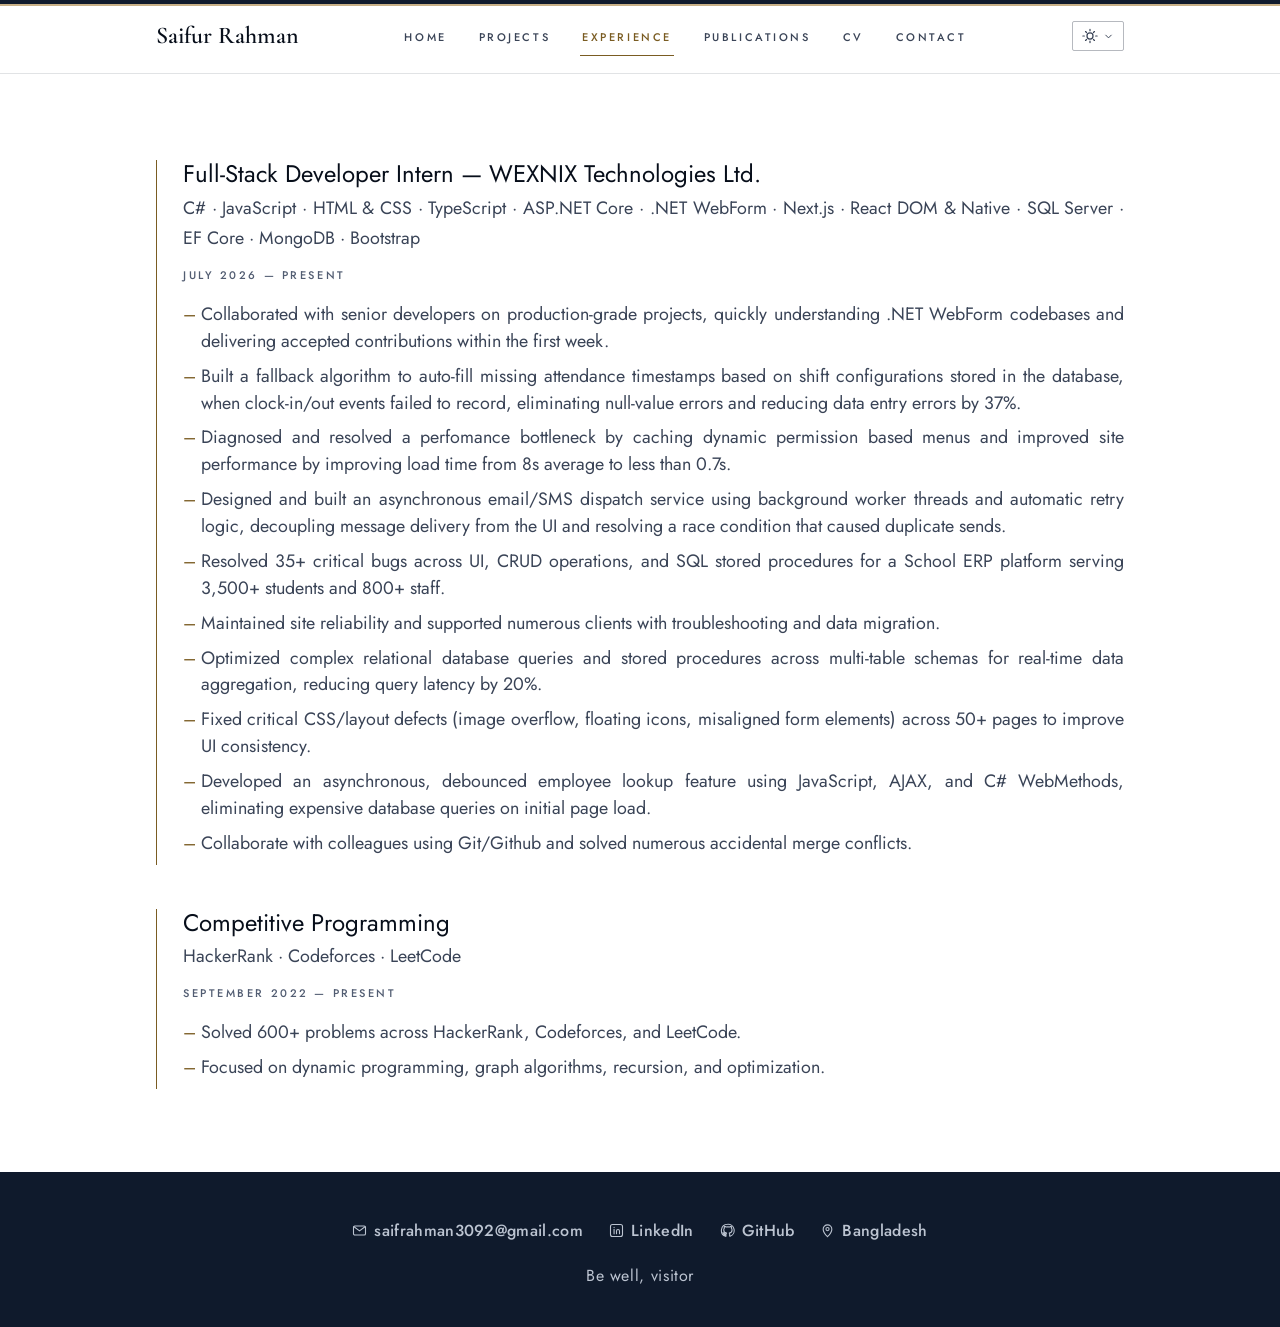
<file: experience.html>
<!doctype html>
<html lang="en">
   <head>
      <meta charset="UTF-8" />
      <meta name="viewport" content="width=device-width, initial-scale=1.0" />
      <title>Experience — Saifur Rahman</title>
      <meta
         name="description"
         content="Portfolio of Saifur Rahman — Software Engineer (.NET & JavaScript). Projects, experience, publications, and CV."
      />
      <link rel="preconnect" href="https://fonts.googleapis.com" />
      <link rel="preconnect" href="https://fonts.gstatic.com" crossorigin />
      <link
         href="https://fonts.googleapis.com/css2?family=Inter:wght@400;500;600;700;800&family=IBM+Plex+Mono:wght@400;500;600&display=swap"
         rel="stylesheet"
      />
      <link rel="stylesheet" href="common.css" />
   </head>
   <body class="page-experience">
      <div class="nav-wrap">
         <nav class="nav" aria-label="Primary">
            <a href="index.html" class="logo">Saifur Rahman</a>
            <ul class="nav-links" id="navLinks">
               <li><a href="index.html">Home</a></li>
               <li><a href="projects.html">Projects</a></li>
               <li><a href="experience.html" class="active">Experience</a></li>
               <li><a href="publications.html">Publications</a></li>
               <li><a href="cv.html">CV</a></li>
               <li><a href="contact.html">Contact</a></li>
            </ul>
            <div class="nav-right">
               <div class="theme-switch">
                  <button
                     class="theme-btn"
                     id="themeToggleBtn"
                     aria-haspopup="listbox"
                     aria-expanded="false"
                  >
                     <span id="themeIconWrap"
                        ><svg
                           viewBox="0 0 18 18"
                           width="16"
                           height="16"
                           fill="none"
                           stroke="currentColor"
                           stroke-width="1.4"
                           stroke-linecap="round"
                        >
                           <circle cx="9" cy="9" r="3.4" />
                           <path
                              d="M9 1.6v1.6M9 14.8v1.6M2.6 9H1M17 9h-1.6M4 4l1.1 1.1M12.9 12.9L14 14M14 4l-1.1 1.1M5.1 12.9L4 14"
                           /></svg
                     ></span>
                     <svg
                        viewBox="0 0 18 18"
                        width="11"
                        height="11"
                        fill="none"
                        stroke="currentColor"
                        stroke-width="1.6"
                        stroke-linecap="round"
                        stroke-linejoin="round"
                     >
                        <path d="M4.5 6.75L9 11.25l4.5-4.5" />
                     </svg>
                  </button>
                  <ul class="theme-menu" id="themeMenu" role="listbox">
                     <li role="option" data-value="light" class="selected">
                        <svg
                           viewBox="0 0 18 18"
                           width="16"
                           height="16"
                           fill="none"
                           stroke="currentColor"
                           stroke-width="1.4"
                           stroke-linecap="round"
                        >
                           <circle cx="9" cy="9" r="3.4" />
                           <path
                              d="M9 1.6v1.6M9 14.8v1.6M2.6 9H1M17 9h-1.6M4 4l1.1 1.1M12.9 12.9L14 14M14 4l-1.1 1.1M5.1 12.9L4 14"
                           /></svg
                        ><span>Light</span>
                     </li>
                     <li role="option" data-value="dark">
                        <svg
                           viewBox="0 0 18 18"
                           width="16"
                           height="16"
                           fill="none"
                           stroke="currentColor"
                           stroke-width="1.4"
                           stroke-linejoin="round"
                        >
                           <path
                              d="M15.5 10.6A6.8 6.8 0 117.4 2.5a5.4 5.4 0 108.1 8.1z"
                           /></svg
                        ><span>Dark</span>
                     </li>
                  </ul>
               </div>
               <button
                  class="hamburger"
                  id="hamburger"
                  aria-label="Toggle menu"
                  aria-expanded="false"
               >
                  <span></span><span></span><span></span>
               </button>
            </div>
         </nav>
      </div>

      <main>
         <section class="page-head">
            <div class="timeline">
               <div class="tl-item">
                  <div class="tl-company">
                     Full-Stack Developer Intern — WEXNIX Technologies Ltd.
                  </div>
                  <div class="tl-role">
                     C# · JavaScript · HTML & CSS · TypeScript · ASP.NET Core · .NET
                     WebForm · Next.js · React DOM & Native · SQL Server · EF Core ·
                     MongoDB · Bootstrap
                  </div>
                  <div class="tl-date">July 2026 — Present</div>
                  <ul>
                     <li>
                        Collaborated with senior developers on production-grade projects,
                        quickly understanding .NET WebForm codebases and delivering
                        accepted contributions within the first week.
                     </li>
                     <li>
                        Built a fallback algorithm to auto-fill missing attendance
                        timestamps based on shift configurations stored in the database,
                        when clock-in/out events failed to record, eliminating null-value
                        errors and reducing data entry errors by 37%.
                     </li>
                     <li>
                        Diagnosed and resolved a perfomance bottleneck by caching dynamic
                        permission based menus and improved site performance by improving
                        load time from 8s average to less than 0.7s.
                     </li>
                     <li>
                        Designed and built an asynchronous email/SMS dispatch service
                        using background worker threads and automatic retry logic,
                        decoupling message delivery from the UI and resolving a race
                        condition that caused duplicate sends.
                     </li>
                     <li>
                        Resolved 35+ critical bugs across UI, CRUD operations, and SQL
                        stored procedures for a School ERP platform serving 3,500+
                        students and 800+ staff.
                     </li>
                     <!-- <li>
                        Architected a unified 450-line search/pagination component by
                        replacing a 1,080-line .aspx module (58% code reduction) by
                        consolidating view/print logic and migrating state management from
                        ViewState to URL query parameters in C#.
                     </li> -->
                     <li>
                        Maintained site reliability and supported numerous clients with
                        troubleshooting and data migration.
                     </li>
                     <li>
                        Optimized complex relational database queries and stored
                        procedures across multi-table schemas for real-time data
                        aggregation, reducing query latency by 20%.
                     </li>
                     <li>
                        Fixed critical CSS/layout defects (image overflow, floating icons,
                        misaligned form elements) across 50+ pages to improve UI
                        consistency.
                     </li>
                     <!-- <li>
                        Normalized legacy string-based schema fields into indexed
                        foreign-key relationships across a production database,
                        propagating changes across 15+ dependent modules with zero data
                        loss.
                     </li> -->
                     <li>
                        Developed an asynchronous, debounced employee lookup feature using
                        JavaScript, AJAX, and C# WebMethods, eliminating expensive
                        database queries on initial page load.
                     </li>
                     <!-- <li>
                        Identified and fixed a Unicode data-loss bug affecting
                        multilingual (Bangla) input by identifying missing N' prefixes in
                        SQL Server insert statements across 10+ setup pages.
                     </li> -->
                     <li>
                        Collaborate with colleagues using Git/Github and solved numerous
                        accidental merge conflicts.
                     </li>
                  </ul>
               </div>

               <div class="tl-item">
                  <div class="tl-company">Competitive Programming</div>
                  <div class="tl-role">HackerRank · Codeforces · LeetCode</div>
                  <div class="tl-date">September 2022 — Present</div>
                  <ul>
                     <li>
                        Solved 600+ problems across HackerRank, Codeforces, and LeetCode.
                     </li>
                     <li>
                        Focused on dynamic programming, graph algorithms, recursion, and
                        optimization.
                     </li>
                  </ul>
               </div>
            </div>
         </section>
      </main>

      <footer>
         <div class="footer-inner">
            <!-- <div class="f-name">Saifur Rahman</div> -->
            <div class="f-contact">
               <a href="mailto:saifrahman3092@gmail.com"
                  ><svg
                     viewBox="0 0 18 18"
                     width="15"
                     height="15"
                     fill="none"
                     stroke="currentColor"
                     stroke-width="1.3"
                  >
                     <rect x="1.8" y="3.6" width="14.4" height="10.8" rx="1.6" />
                     <path
                        d="M2.4 4.5l6.6 5 6.6-5"
                        stroke-linecap="round"
                        stroke-linejoin="round"
                     /></svg
                  ><span>saifrahman3092@gmail.com</span></a
               >
               <a
                  target="_blank"
                  href="https://www.linkedin.com/in/saifur-rahman-4184b3244/"
                  ><svg
                     viewBox="0 0 18 18"
                     width="15"
                     height="15"
                     fill="none"
                     stroke="currentColor"
                     stroke-width="1.3"
                  >
                     <rect x="1.8" y="1.8" width="14.4" height="14.4" rx="2.4" />
                     <path d="M6.1 7.4v5.6M6.1 5.2v.05" stroke-linecap="round" />
                     <path
                        d="M9 12.9V9.6c0-1 .8-1.8 1.8-1.8s1.8.8 1.8 1.8v3.3"
                        stroke-linecap="round"
                     /></svg
                  ><span>LinkedIn</span></a
               >
               <a target="_blank" href="https://github.com/saif-gitreps"
                  ><svg
                     viewBox="0 0 18 18"
                     width="15"
                     height="15"
                     fill="none"
                     stroke="currentColor"
                     stroke-width="1.3"
                     stroke-linejoin="round"
                  >
                     <path
                        d="M9 1.6a7.4 7.4 0 00-2.3 14.4c.4.07.5-.16.5-.36v-1.4c-2 .44-2.5-.5-2.6-.94-.1-.24-.5-.94-.8-1.13-.3-.16-.7-.55 0-.56.6 0 1.1.6 1.2.86.7 1.2 1.9.86 2.4.65.06-.5.27-.86.5-1.06-1.7-.2-3.4-.86-3.4-3.8 0-.84.3-1.53.8-2.07-.08-.2-.35-1 .08-2.1 0 0 .65-.2 2.15.8a7 7 0 013.9 0c1.5-1 2.15-.8 2.15-.8.43 1.1.16 1.9.08 2.1.5.54.8 1.23.8 2.07 0 2.95-1.7 3.6-3.4 3.8.28.24.53.7.53 1.42v2.1c0 .2.1.43.5.36A7.4 7.4 0 009 1.6z"
                     /></svg
                  ><span>GitHub</span></a
               >
               <span
                  ><svg
                     viewBox="0 0 18 18"
                     width="15"
                     height="15"
                     fill="none"
                     stroke="currentColor"
                     stroke-width="1.3"
                  >
                     <path
                        d="M9 16.4S3.8 11.4 3.8 7.4a5.2 5.2 0 1110.4 0c0 4-5.2 9-5.2 9z"
                     />
                     <circle cx="9" cy="7.3" r="1.9" /></svg
                  ><span>Bangladesh</span></span
               >
            </div>
            <div class="f-meta">Be well, visitor</div>
         </div>
      </footer>

      <script>
         (function () {
            // theme
            var root = document.documentElement;
            var themeBtn = document.getElementById("themeToggleBtn");
            var themeMenu = document.getElementById("themeMenu");
            var iconWrap = document.getElementById("themeIconWrap");
            var ICONS = {
               light: '<svg viewBox="0 0 18 18" width="16" height="16" fill="none" stroke="currentColor" stroke-width="1.4" stroke-linecap="round"><circle cx="9" cy="9" r="3.4"/><path d="M9 1.6v1.6M9 14.8v1.6M2.6 9H1M17 9h-1.6M4 4l1.1 1.1M12.9 12.9L14 14M14 4l-1.1 1.1M5.1 12.9L4 14"/></svg>',
               dark: '<svg viewBox="0 0 18 18" width="16" height="16" fill="none" stroke="currentColor" stroke-width="1.4" stroke-linejoin="round"><path d="M15.5 10.6A6.8 6.8 0 117.4 2.5a5.4 5.4 0 108.1 8.1z"/></svg>',
            };
            function getStoredTheme() {
               try {
                  return localStorage.getItem("theme");
               } catch (e) {
                  return null;
               }
            }
            function storeTheme(v) {
               try {
                  localStorage.setItem("theme", v);
               } catch (e) {}
            }
            function applyTheme(theme) {
               root.setAttribute("data-theme", theme === "dark" ? "dark" : "light");
               iconWrap.innerHTML = ICONS[theme === "dark" ? "dark" : "light"];
               themeMenu.querySelectorAll("li").forEach(function (li) {
                  li.classList.toggle("selected", li.dataset.value === theme);
               });
               storeTheme(theme);
            }
            applyTheme(getStoredTheme() || "light");
            themeBtn.addEventListener("click", function (e) {
               e.stopPropagation();
               var open = themeMenu.classList.toggle("open");
               themeBtn.setAttribute("aria-expanded", open);
            });
            themeMenu.querySelectorAll("li").forEach(function (li) {
               li.addEventListener("click", function () {
                  applyTheme(li.dataset.value);
                  themeMenu.classList.remove("open");
                  themeBtn.setAttribute("aria-expanded", "false");
               });
            });
            document.addEventListener("click", function () {
               themeMenu.classList.remove("open");
               themeBtn.setAttribute("aria-expanded", "false");
            });

            // mobile nav
            var burger = document.getElementById("hamburger");
            var links = document.getElementById("navLinks");
            burger.addEventListener("click", function (e) {
               e.stopPropagation();
               var open = links.classList.toggle("open");
               burger.classList.toggle("open", open);
               burger.setAttribute("aria-expanded", open);
            });
            links.querySelectorAll("a").forEach(function (a) {
               a.addEventListener("click", function () {
                  links.classList.remove("open");
                  burger.classList.remove("open");
                  burger.setAttribute("aria-expanded", "false");
               });
            });
         })();
      </script>
   </body>
</html>
</file>
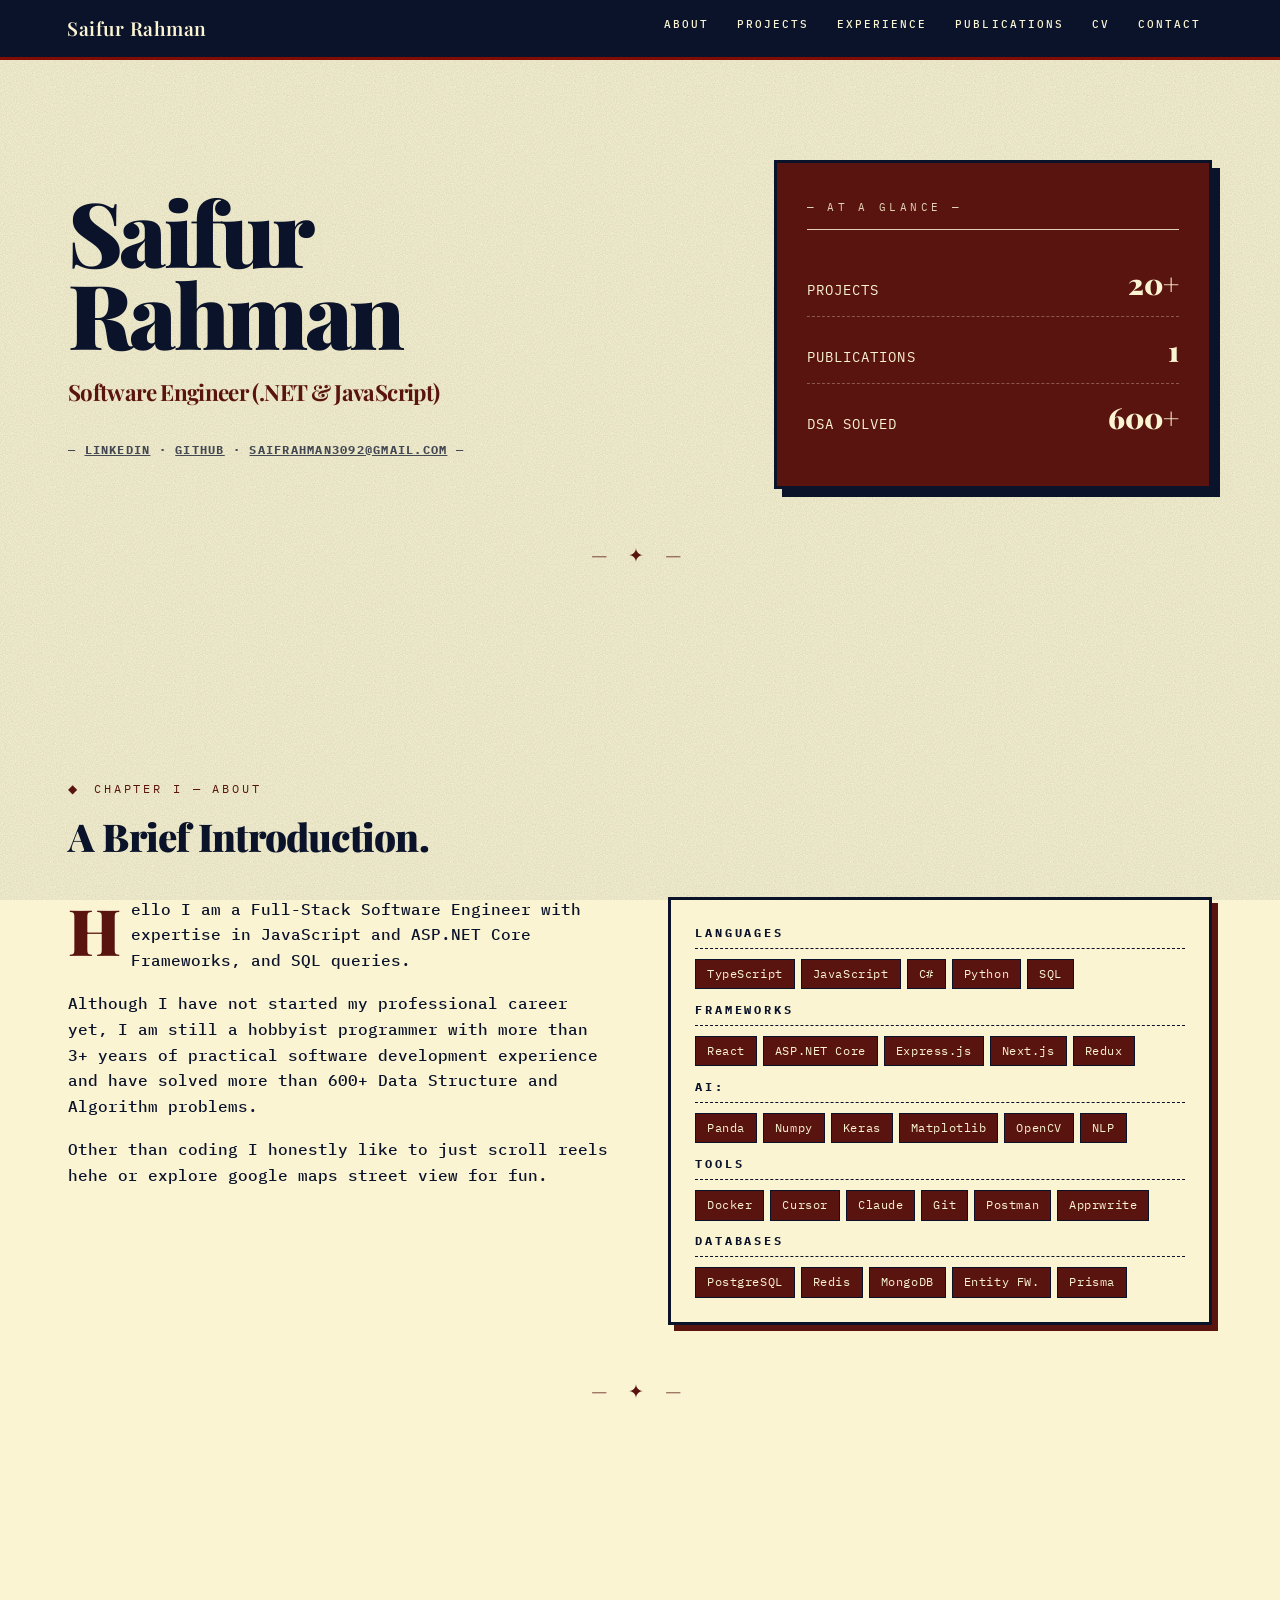
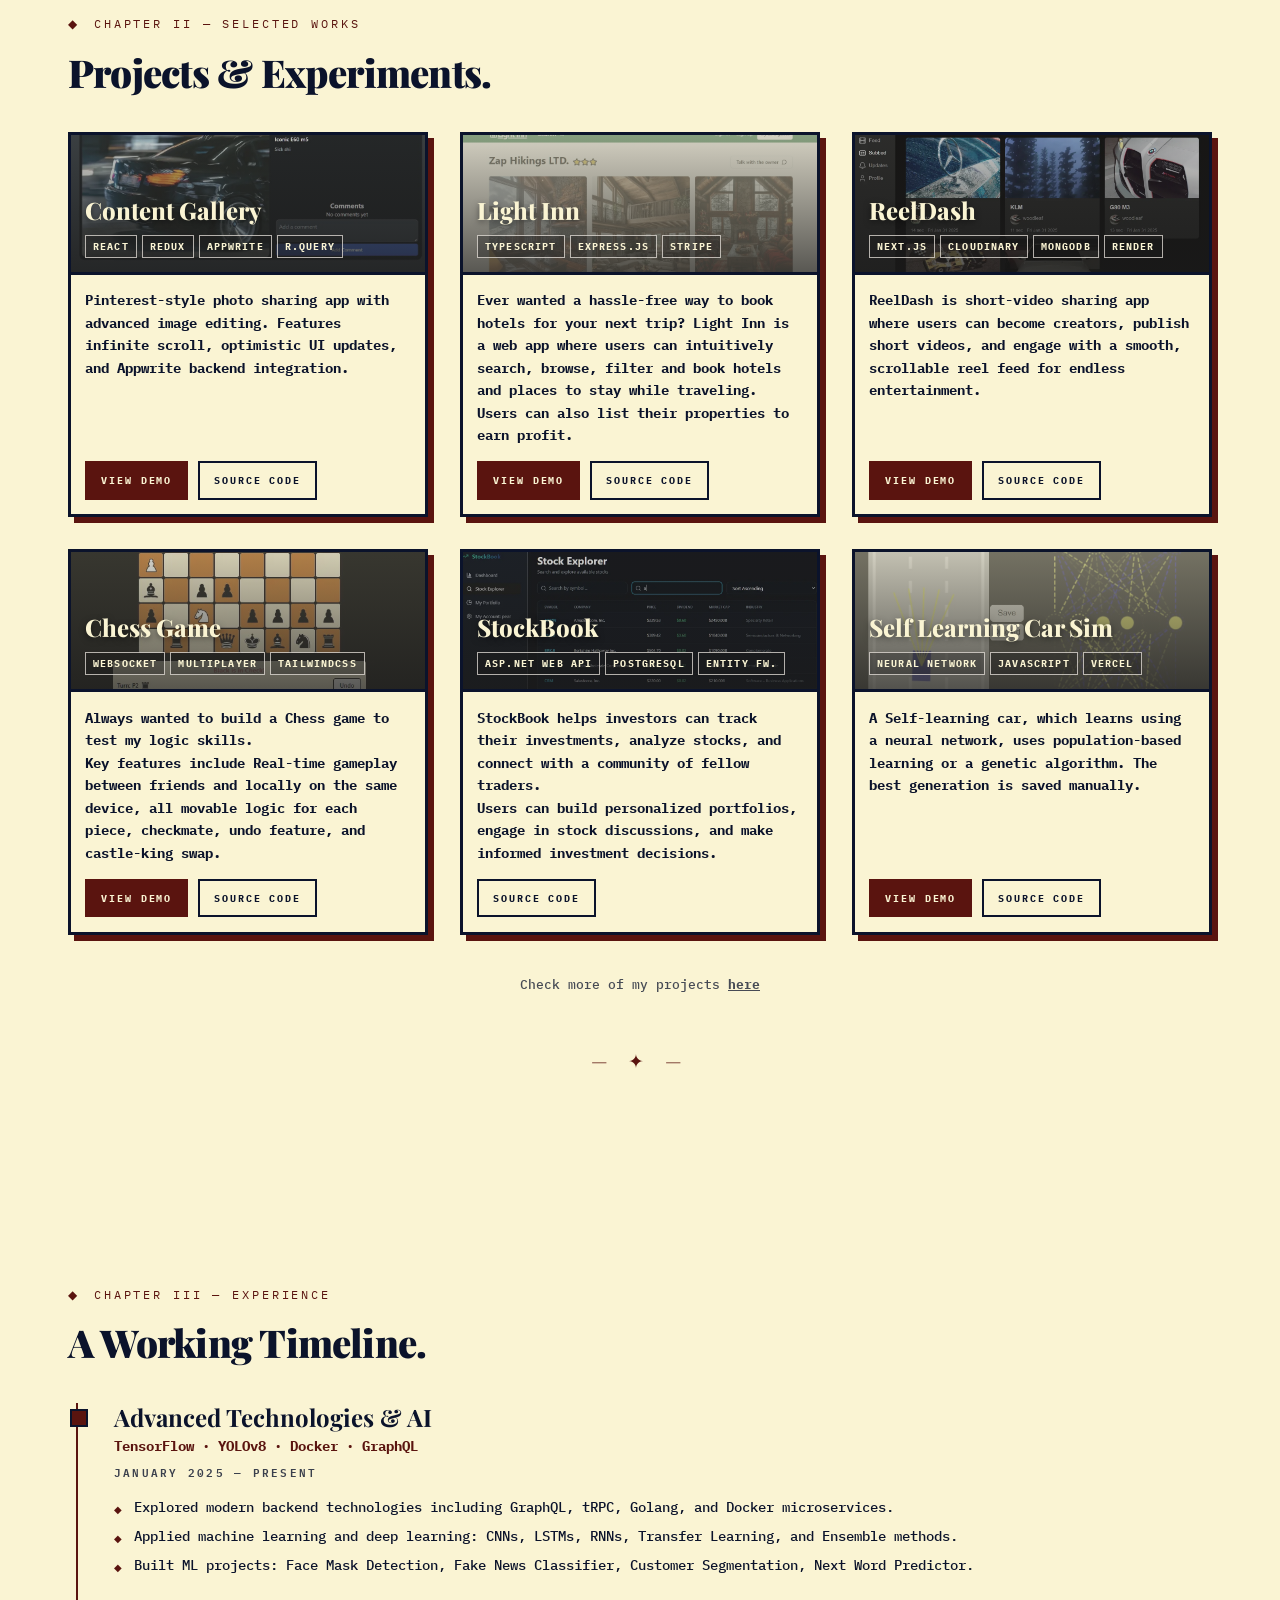
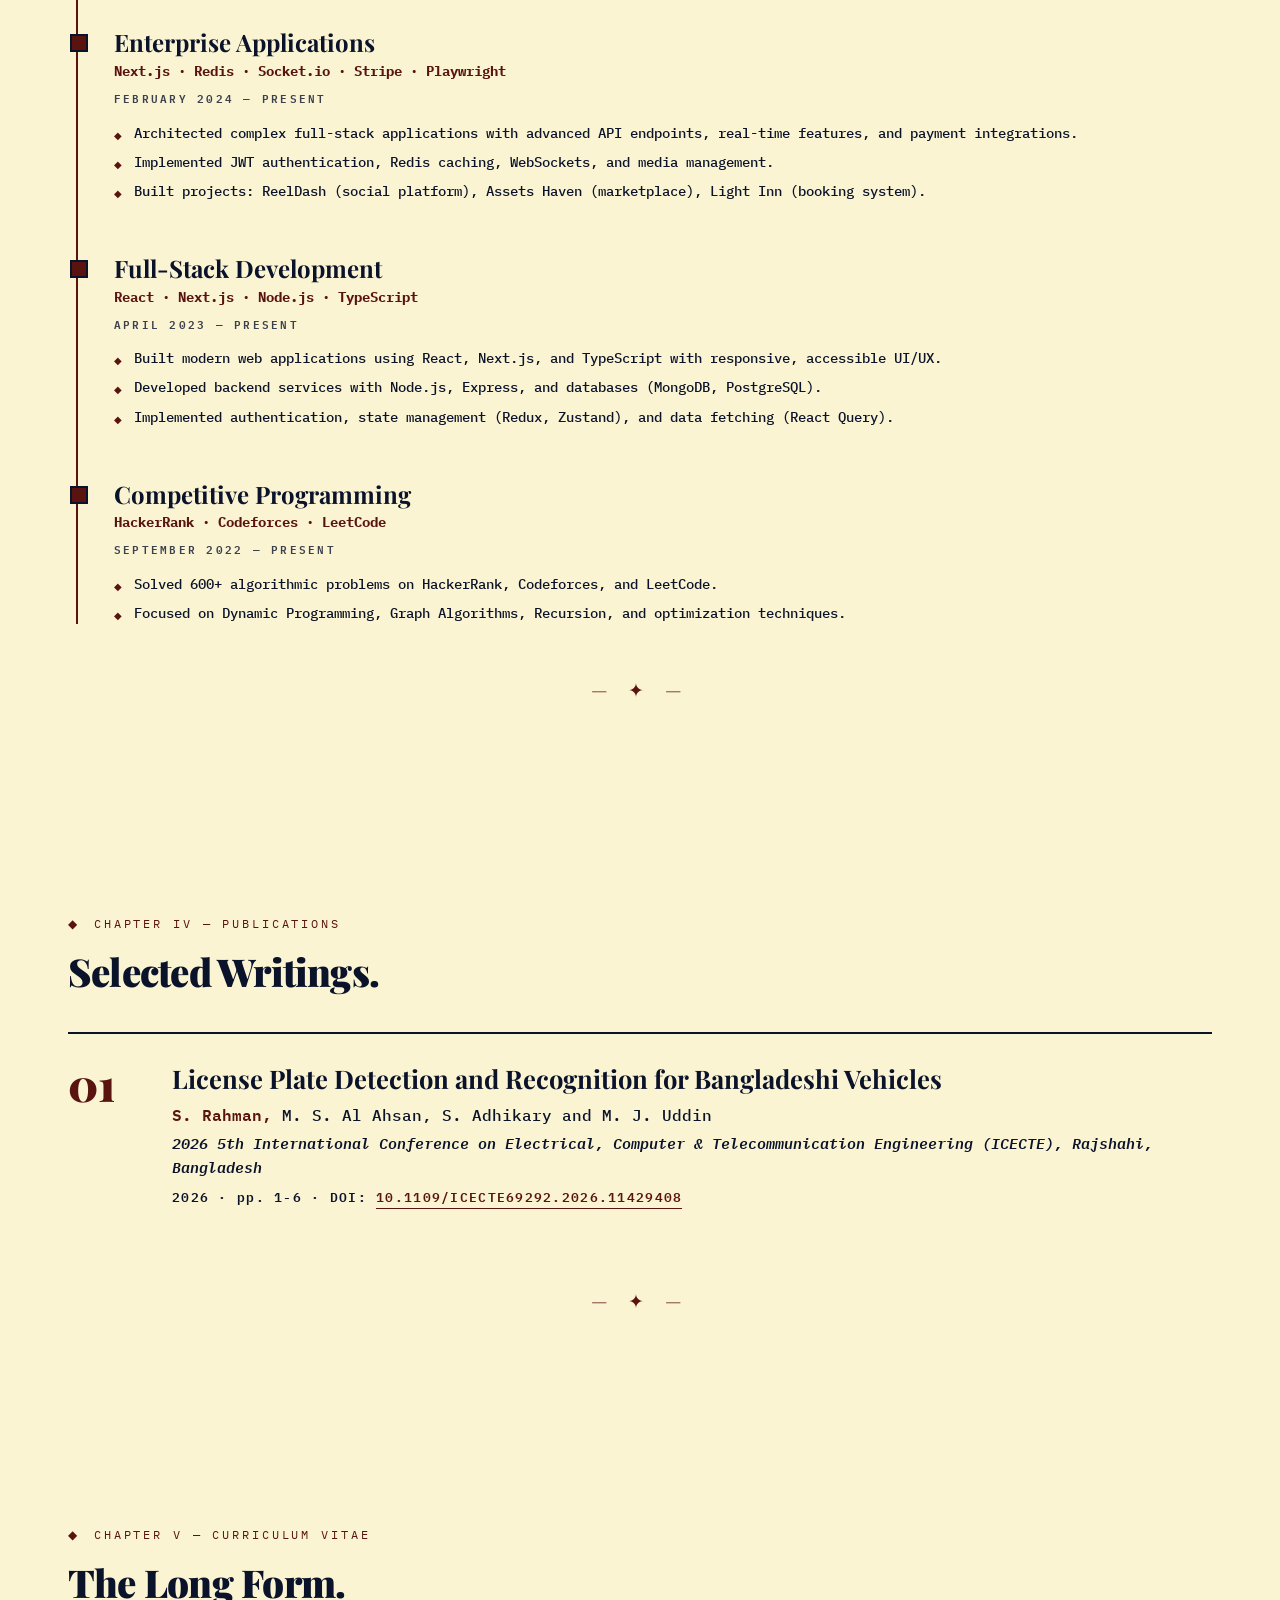
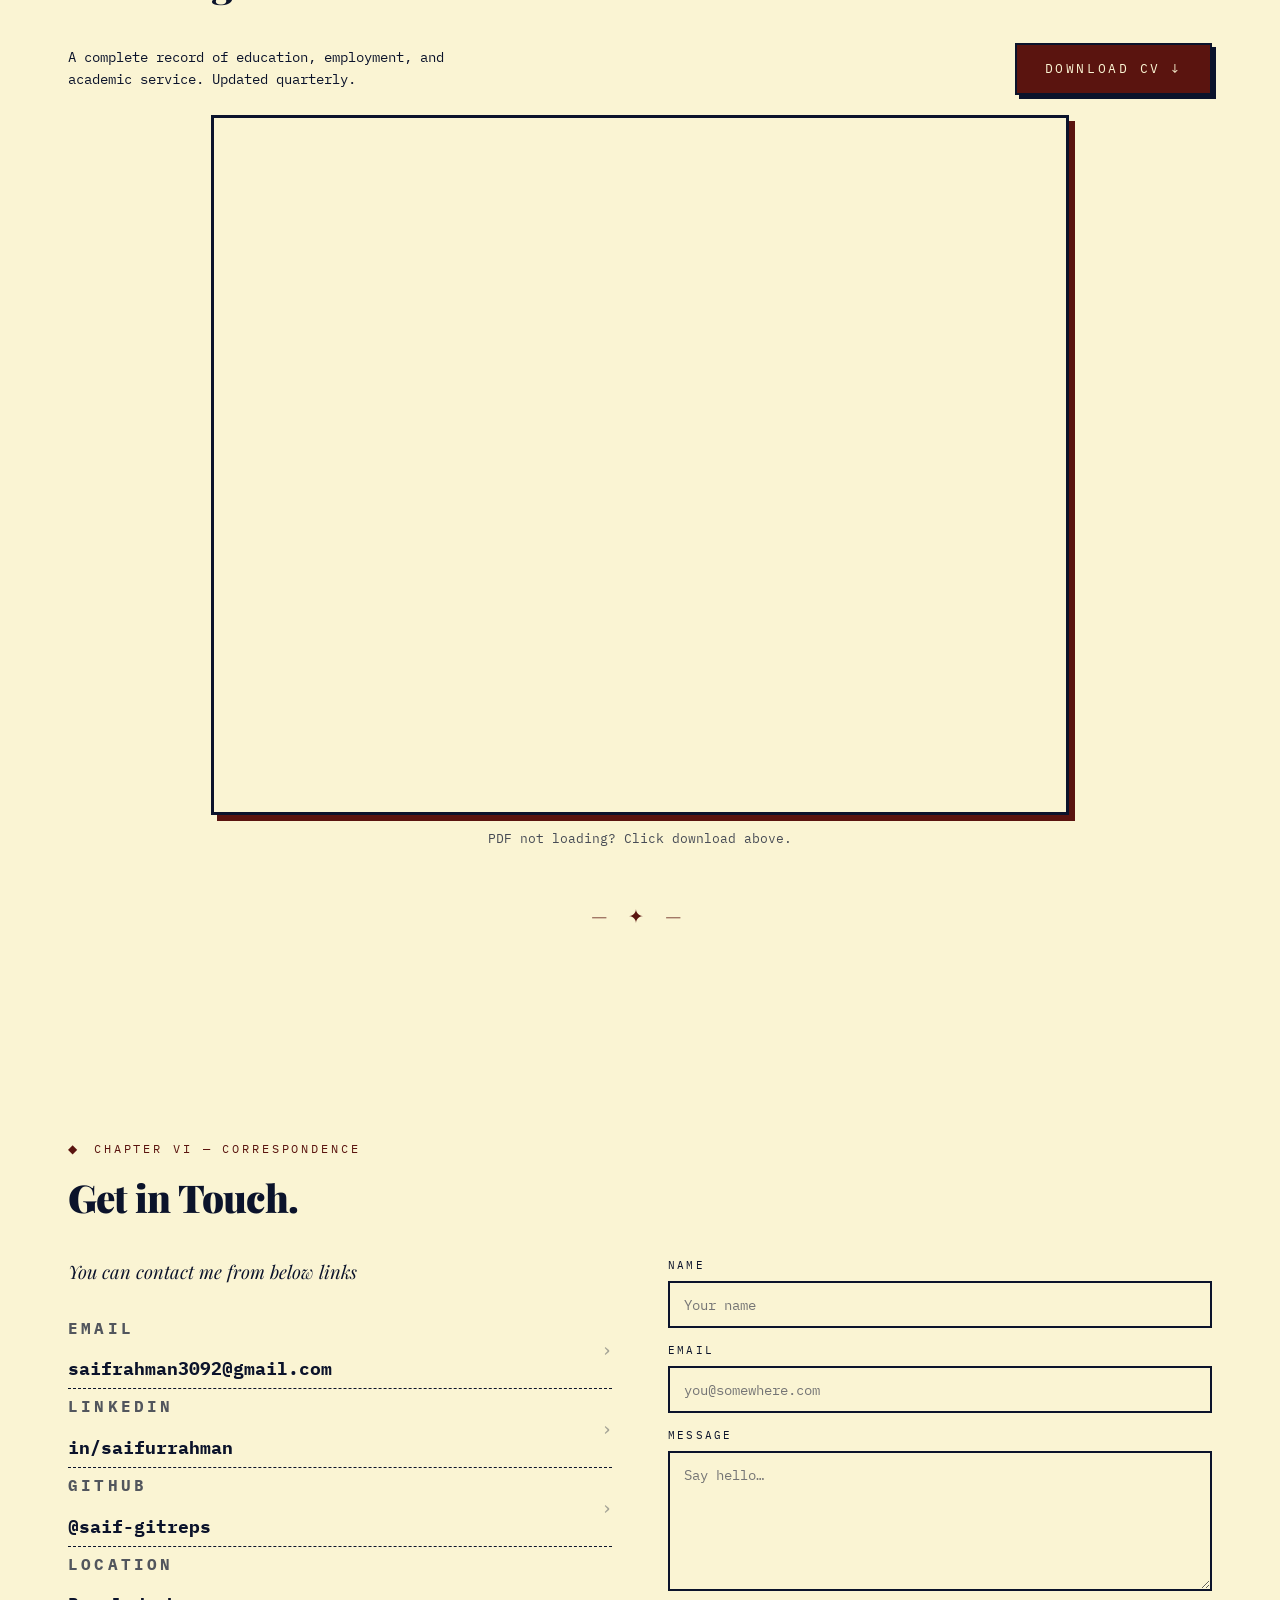
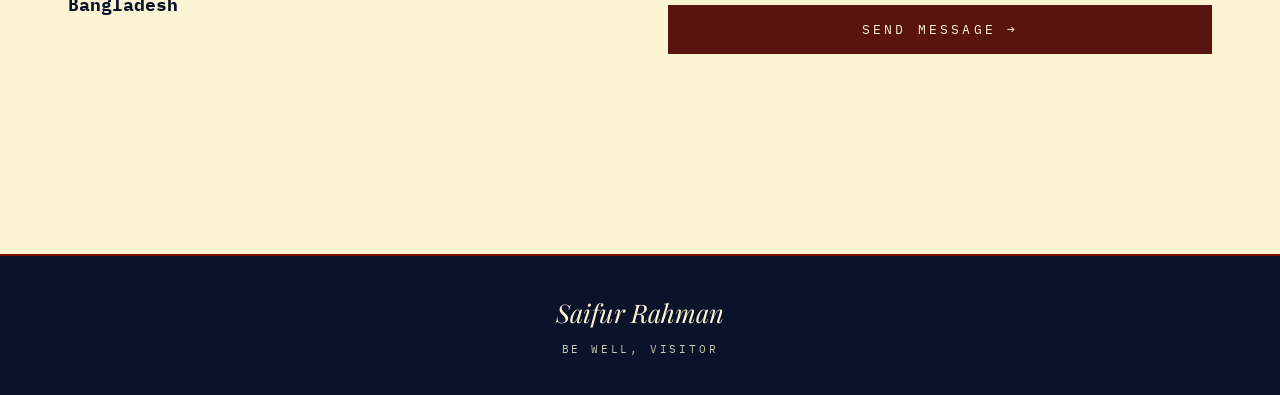
<file: portfolio.html>
<!doctype html>
<html lang="en">
   <head>
      <meta charset="UTF-8" />
      <meta name="viewport" content="width=device-width, initial-scale=1.0" />

      <title>Saifur Rahman</title>
      <meta
         name="description"
         content="Portfolio of Jonathan A. Doe — Full-Stack Developer & Research Engineer. Projects, experience, publications, and CV."
      />
      <link rel="preconnect" href="https://fonts.googleapis.com" />
      <link rel="preconnect" href="https://fonts.gstatic.com" crossorigin />
      <link
         href="https://fonts.googleapis.com/css2?family=Playfair+Display:ital,wght@0,400;0,700;0,900;1,400;1,700&family=IBM+Plex+Mono:wght@400;500;600;700&display=swap"
         rel="stylesheet"
      />
      <style>
         :root {
            --cream: #faf4d3;
            --ink: #0c1618;
            --teal: #004643;

            --cream: #faf4d3;
            --ink: #0b132b;
            --teal: #5a140f;

            --teal2: #800c03;

            --serif: "Playfair Display", Georgia, serif;
            --mono: "IBM Plex Mono", ui-monospace, monospace;
            --maxw: 1200px;
         }
         * {
            box-sizing: border-box;
            margin: 0;
            padding: 0;
         }
         html {
            scroll-behavior: smooth;
            scroll-padding-top: 80px;
         }
         body {
            background: var(--cream);
            color: var(--ink);
            font-family: var(--mono);
            font-size: 15px;
            line-height: 1.6;
            -webkit-font-smoothing: antialiased;
            position: relative;
            overflow-x: hidden;
         }
         /* Grain texture */
         body::before {
            content: "";
            position: fixed;
            inset: 0;
            pointer-events: none;
            z-index: 1;
            opacity: 0.35;
            background-image: url("data:image/svg+xml;utf8,<svg xmlns='http://www.w3.org/2000/svg' width='200' height='200'><filter id='n'><feTurbulence type='fractalNoise' baseFrequency='0.9' numOctaves='2' stitchTiles='stitch'/><feColorMatrix values='0 0 0 0 0.047 0 0 0 0 0.086 0 0 0 0 0.094 0 0 0 0.5 0'/></filter><rect width='100%' height='100%' filter='url(%23n)'/></svg>");
            mix-blend-mode: multiply;
         }
         a {
            color: inherit;
            text-decoration: none;
         }
         img {
            max-width: 100%;
            display: block;
         }

         /* ---------- NAV ---------- */
         .nav-wrap {
            position: fixed;
            top: 0;
            left: 0;
            right: 0;
            z-index: 100;
            display: flex;
            justify-content: center;
            pointer-events: none;
            border-bottom: 3px solid var(--teal2);
            background: var(--ink);
         }
         .nav {
            pointer-events: auto;
            width: 100%;
            max-width: var(--maxw);
            color: var(--cream);
            padding: 0.5rem 1.7rem;
            display: flex;
            align-items: center;
            justify-content: space-between;
            gap: 24px;
         }
         .logo {
            font-family: var(--serif);
            font-weight: 600;
            font-size: 1.2rem;
            color: var(--cream);
            letter-spacing: 0.5px;
         }
         .logo:hover {
            opacity: 0.85;
         }
         .nav-links {
            display: flex;
            gap: 4px;
            list-style: none;
         }
         .nav-links a {
            position: relative;
            display: inline-block;
            padding: 8px 12px;
            font-family: var(--mono);
            font-size: 0.7rem;
            font-weight: 500;
            letter-spacing: 0.18em;
            text-transform: uppercase;
            color: var(--cream);
            overflow: hidden;
            z-index: 1;
         }
         .nav-links a::before {
            content: "";
            position: absolute;
            inset: 0;
            background: var(--teal);
            width: 0;
            transition: width 0.28s ease;
            z-index: -1;
         }
         .nav-links a:hover::before,
         .nav-links a.active::before {
            width: 100%;
         }
         .nav-links a.active {
            color: var(--cream);
         }
         .hamburger {
            display: none;
            background: none;
            border: none;
            cursor: pointer;
            width: 36px;
            height: 36px;
            flex-direction: column;
            justify-content: center;
            align-items: center;
            gap: 5px;
            padding: 0;
         }
         .hamburger span {
            display: block;
            width: 22px;
            height: 2px;
            background: var(--cream);
            transition:
               transform 0.25s,
               opacity 0.25s;
         }
         .hamburger.open span:nth-child(1) {
            transform: translateY(7px) rotate(45deg);
         }
         .hamburger.open span:nth-child(2) {
            opacity: 0;
         }
         .hamburger.open span:nth-child(3) {
            transform: translateY(-7px) rotate(-45deg);
         }

         /* ---------- LAYOUT ---------- */
         main {
            position: relative;
            z-index: 2;
            max-width: var(--maxw);
            margin: 0 auto;
            padding: 120px 28px 60px;
         }
         section {
            padding: 80px 0;
            opacity: 0;
            transform: translateY(24px);
            transition:
               opacity 0.8s ease,
               transform 0.8s ease;
         }
         section.visible {
            opacity: 1;
            transform: none;
         }
         .section-label {
            font-family: var(--mono);
            font-size: 0.72rem;
            letter-spacing: 0.25em;
            text-transform: uppercase;
            color: var(--teal);
            margin-bottom: 18px;
            display: flex;
            align-items: center;
            gap: 14px;
         }
         .section-label::before {
            content: "◆";
            color: var(--teal);
         }
         .section-title {
            font-family: var(--serif);
            font-weight: 900;
            font-size: clamp(1.5rem, 3vw, 2.5rem);
            line-height: 1.05;
            margin-bottom: 40px;
            letter-spacing: -0.02em;
         }

         /* Diamond divider */
         .divider {
            text-align: center;
            color: var(--teal);
            letter-spacing: 0.5em;
            font-size: 0.9rem;
            margin: 20px 0 0;
            user-select: none;
            overflow: hidden;
            white-space: nowrap;
         }
         .ornament {
            text-align: center;
            font-family: var(--serif);
            color: var(--teal);
            font-size: 1.2rem;
            letter-spacing: 0.4em;
            margin: 50px 0;
         }

         /* ---------- HERO ---------- */
         #home {
            padding-top: 40px;
         }
         .hero {
            display: grid;
            grid-template-columns: 6fr 4fr;
            gap: 48px;
            align-items: center;
         }
         .hero-label {
            font-family: var(--mono);
            font-size: 0.78rem;
            letter-spacing: 0.3em;
            font-weight: 700;
            text-transform: uppercase;
            color: var(--ink);
            margin-bottom: 24px;
            display: flex;
            align-items: center;
            gap: 12px;
         }
         .hero-label::before {
            content: "";
            display: inline-block;
            width: 48px;
            height: 2px;
            background: var(--ink);
         }
         .hero-name {
            font-family: var(--serif);
            font-weight: 900;
            font-size: clamp(2.5rem, 7vw, 6rem);
            line-height: 0.92;
            letter-spacing: -0.04em;

            margin-bottom: 24px;
         }
         .hero-role {
            font-family: var(--serif);

            letter-spacing: -0.04rem;
            font-weight: 700;
            font-size: clamp(1rem, 2vw, 1.4rem);
            color: var(--teal);
            line-height: 1.3;
            max-width: 520px;
         }
         .hero-tag {
            margin-top: 32px;
            font-family: var(--mono);
            font-size: 0.78rem;
            font-weight: 800;
            letter-spacing: 0.1em;
            text-transform: uppercase;
            color: var(--ink);
            opacity: 0.75;
         }
         .hero-tag-links,
         .hero-tag-span {
            text-decoration: underline;
         }
         .stats-box {
            background: var(--teal);
            color: var(--cream);
            padding: 36px 30px;
            border: 3px solid var(--ink);
            box-shadow: 8px 8px 0 var(--ink);
            font-family: var(--mono);
            position: relative;
         }
         .stats-box .stats-head {
            font-family: var(--mono);
            font-size: 0.7rem;
            letter-spacing: 0.3em;
            text-transform: uppercase;
            margin-bottom: 20px;
            opacity: 0.85;
            border-bottom: 1px solid var(--cream);
            padding-bottom: 12px;
         }
         .stat {
            display: flex;
            justify-content: space-between;
            align-items: baseline;
            padding: 10px 0;
            border-bottom: 1px dashed rgba(250, 244, 211, 0.3);
            font-size: 0.85rem;
            letter-spacing: 0.08em;
            text-transform: uppercase;
         }
         .stat:last-child {
            border-bottom: none;
         }
         .stat .num {
            font-family: var(--serif);
            font-weight: 900;
            font-size: 1.8rem;
            letter-spacing: 0;
         }
         .diamond-rule {
            margin-top: 80px;
            color: var(--teal);
            letter-spacing: 0.6em;
            font-size: 0.85rem;
            text-align: center;
            overflow: hidden;
            white-space: nowrap;
         }

         /* ---------- ABOUT ---------- */
         .about-grid {
            display: grid;
            grid-template-columns: 1fr 1fr;
            gap: 56px;
            align-items: start;
         }
         .bio p {
            margin-bottom: 18px;
            font-size: 1rem;
            font-weight: 500;
         }
         .bio p:first-of-type::first-letter {
            font-family: var(--serif);
            font-size: 4rem;
            font-weight: 900;
            float: left;
            line-height: 0.85;
            margin: 6px 10px 0 0;
            color: var(--teal);
         }
         .skills-box {
            border: 3px solid var(--ink);
            background: var(--cream);
            padding: 1.5rem;
            box-shadow: 6px 6px 0 var(--teal);
         }
         .skill-group {
            margin-bottom: 0.7rem;
         }
         .skill-group:last-child {
            margin-bottom: 0;
         }
         .skill-group h4 {
            font-family: var(--mono);
            font-size: 0.72rem;
            letter-spacing: 0.25em;
            text-transform: uppercase;
            margin-bottom: 10px;
            color: var(--ink);
            border-bottom: 1px dashed var(--ink);
            padding-bottom: 6px;
         }
         .tags {
            display: flex;
            flex-wrap: wrap;
            gap: 6px;
         }
         .tag {
            background: var(--teal);
            color: var(--cream);
            padding: 5px 11px;
            font-family: var(--mono);
            font-size: 0.72rem;
            letter-spacing: 0.05em;
            border: 1px solid var(--ink);
         }

         /* ---------- PROJECTS ---------- */
         .projects-grid {
            display: grid;
            grid-template-columns: repeat(auto-fit, minmax(300px, 1fr));
            gap: 32px;
         }

         .card {
            background: var(--cream);
            border: 3px solid var(--ink);
            box-shadow: 6px 6px 0 var(--teal);
            transition:
               transform 0.24s ease,
               box-shadow 0.24s ease;
            display: flex;
            flex-direction: column;
            overflow: hidden;
         }

         .card:hover {
            transform: translate(-4px, -4px);
            box-shadow: 10px 10px 0 var(--teal);
         }

         /* --- Image header --- */
         .card-header {
            position: relative;
            height: 140px;
            border-bottom: 3px solid var(--ink);
            overflow: hidden;
         }

         .card-header-img {
            position: absolute;
            inset: 0;
            width: 100%;
            height: 100%;
            object-fit: cover;
            opacity: 0.65;
            filter: grayscale(30%);
         }

         #card-1 {
            opacity: 0.85;
         }

         #card-2 {
            opacity: 0.45;
         }
         #card-3 {
            opacity: 0.95;
         }
         #card-4 {
            opacity: 0.75;
         }
         #card-5 {
            opacity: 0.95;
         }
         #card-6 {
            opacity: 0.45;
         }

         .card-header-overlay {
            position: absolute;
            inset: 0;
            background: linear-gradient(
               to bottom,
               rgba(26, 26, 26, 0.18) 0%,
               rgba(26, 26, 26, 0.72) 100%
            );
         }

         .card-header-content {
            position: absolute;
            inset: 0;
            padding: 14px;
            display: flex;
            flex-direction: column;
            justify-content: flex-end;
         }

         .card-header h3 {
            font-family: var(--serif);
            font-weight: 800;
            font-size: 1.5rem;
            margin-bottom: 10px;
            line-height: 1.15;
            color: var(--cream);
            text-shadow: 0 2px 6px rgba(0, 0, 0, 0.5);
         }

         /* --- Stack badges (inside header) --- */
         .card .stack {
            display: flex;
            flex-wrap: wrap;
            gap: 5px;
         }

         .card .stack span {
            font-family: var(--mono);
            font-size: 0.6rem;
            font-weight: 700;
            letter-spacing: 0.12em;
            padding: 3px 7px;
            text-transform: uppercase;
            color: var(--cream);
            border: 1px solid rgba(245, 240, 232, 0.7);
            background: rgba(26, 26, 26, 0.35);
         }

         /* --- Body --- */
         .card p {
            font-size: 0.88rem;
            padding: 0.9rem 0.9rem 0;
            flex-grow: 1;
            font-weight: 700;
         }

         .card-actions {
            display: flex;
            gap: 10px;
            padding: 0.9rem;
         }

         /* --- Buttons (unchanged) --- */
         .btn {
            display: inline-block;
            font-family: var(--mono);
            font-size: 0.65rem;
            letter-spacing: 0.18em;
            font-weight: 800;
            text-transform: uppercase;
            padding: 9px 14px;
            border: 2px solid var(--ink);
            background: var(--cream);
            color: var(--ink);
            cursor: pointer;
            transition:
               background 0.2s,
               color 0.2s;
            text-align: center;
         }

         .btn:hover {
            background: var(--teal);
            color: var(--cream);
            border-color: var(--teal);
         }

         .btn-primary {
            background: var(--teal);
            color: var(--cream);
            border-color: var(--teal);
         }

         .btn-primary:hover {
            background: var(--ink);
            border-color: var(--ink);
            color: var(--cream);
         }

         .pjt-git-link {
            font-family: var(--mono);
            font-size: 0.8rem;
            margin-top: 2.5rem;
            font-weight: 500;
            text-align: center;
            opacity: 0.75;
         }
         .pjt-git-link a {
            font-weight: 700;
            text-decoration: underline;
         }

         /* ---------- EXPERIENCE ---------- */
         .timeline {
            border-left: 2px solid var(--teal);
            padding-left: 36px;
            margin-left: 8px;
            position: relative;
         }
         .tl-item {
            position: relative;
            padding-bottom: 46px;
         }
         .tl-item:last-child {
            padding-bottom: 0;
         }
         .tl-item::before {
            content: "";
            position: absolute;
            left: -44px;
            top: 6px;
            width: 14px;
            height: 14px;
            background: var(--teal);
            border: 2px solid var(--ink);
         }
         .tl-company {
            font-family: var(--serif);
            font-weight: 700;
            font-size: 1.5rem;
            line-height: 1.2;
         }
         .tl-role {
            font-family: var(--mono);
            font-size: 0.85rem;
            color: var(--teal);
            font-weight: 700;
            margin-top: 4px;
         }
         .tl-date {
            font-family: var(--mono);
            font-size: 0.7rem;
            letter-spacing: 0.2em;
            font-weight: 600;
            text-transform: uppercase;
            margin: 6px 0 14px;
            opacity: 0.8;
         }
         .tl-item ul {
            list-style: none;
            padding: 0;
         }
         .tl-item li {
            padding-left: 20px;
            position: relative;
            margin-bottom: 6px;
            font-size: 0.9rem;
            font-weight: 500;
         }
         .tl-item li::before {
            content: "◆";
            position: absolute;
            left: 0;
            color: var(--teal);
            font-size: 0.6rem;
            top: 7px;
         }

         /* ---------- PUBLICATIONS ---------- */
         .pub {
            display: grid;
            grid-template-columns: 80px 1fr;
            gap: 24px;
            border-top: 2px solid var(--ink);
            padding: 28px 0;
         }
         .pub:last-child {
            border-bottom: 2px solid var(--ink);
         }
         .pub-num {
            font-family: var(--serif);
            font-weight: 900;
            font-size: 2.8rem;
            color: var(--teal);
            line-height: 1;
         }
         .pub-title {
            font-family: var(--serif);
            font-weight: 700;
            font-size: 1.6rem;
            margin-bottom: 8px;
            line-height: 1.25;
         }
         .pub-authors {
            font-family: var(--mono);
            font-size: 1rem;
            font-weight: 500;
            margin-bottom: 4px;
         }
         .pub-main-author {
            font-family: var(--mono);
            color: var(--teal);
            font-weight: 600;
         }
         .pub-venue {
            font-family: var(--mono);
            font-size: 0.95rem;
            font-weight: 600;
            font-style: italic;
            letter-spacing: 0rem;
            margin-bottom: 6px;
         }
         .pub-meta {
            font-family: var(--mono);
            font-size: 0.8rem;
            letter-spacing: 0.1em;
            font-weight: 600;
         }
         .pub-meta a {
            color: var(--teal);
            border-bottom: 1px solid var(--teal);
         }

         /* ---------- CV ---------- */
         .cv-actions {
            display: flex;
            justify-content: space-between;
            align-items: center;
            margin-bottom: 20px;
            width: 100%;
            flex-wrap: wrap;
            gap: 14px;
         }
         .btn-download {
            background: var(--teal);
            color: var(--cream);
            border: 2px solid var(--ink);
            padding: 14px 28px;
            font-family: var(--mono);
            font-size: 0.8rem;
            letter-spacing: 0.2em;
            text-transform: uppercase;
            box-shadow: 4px 4px 0 var(--ink);
            cursor: pointer;
            transition:
               transform 0.2s,
               box-shadow 0.2s;
         }
         .btn-download:hover {
            transform: translate(-2px, -2px);
            box-shadow: 6px 6px 0 var(--ink);
         }
         .cv-frame-container {
            width: 100%;
            display: flex;
            justify-content: center;
            align-items: center;
         }
         .cv-frame {
            width: 75%;
            height: 700px;
            border: 3px solid var(--ink);
            background: var(--cream);
            box-shadow: 6px 6px 0 var(--teal);
         }
         .cv-note {
            font-family: var(--mono);
            font-size: 0.8rem;
            margin-top: 14px;
            text-align: center;
            opacity: 0.75;
         }

         /* ---------- CONTACT ---------- */
         .contact-grid {
            display: grid;
            grid-template-columns: 1fr 1fr;
            gap: 56px;
         }
         .contact-info p {
            margin-bottom: 14px;
            font-size: 0.95rem;
         }
         .contact-info .ci-line {
            display: flex;
            align-items: center;
            font-weight: bold;
            gap: 10px;
            padding: 14px 0;
            border-bottom: 1px dashed var(--ink);
         }
         .contact-info .ci-line::before {
            content: "◆";
            color: var(--teal);
         }
         .contact-info .ci-label {
            font-family: var(--mono);
            font-weight: bold;
            font-size: 1rem;
            letter-spacing: 0.2em;
            text-transform: uppercase;
            margin-right: 8px;
            opacity: 0.7;
         }
         .ci-list {
            display: flex;
            flex-direction: column;
         }

         .ci-row {
            display: flex;
            align-items: center;
            gap: 14px;
            padding: 5px 0;
            border-bottom: 1px dashed var(--ink);
         }

         .ci-row:last-child {
            border-bottom: none;
         }

         .ci-meta {
            flex: 1;
            font-size: 1.1rem;
         }

         .contact-info .ci-value {
            font-size: 1.1rem;
            font-weight: bold;
            margin: 0;
         }

         .ci-value a {
            color: inherit;
            text-decoration: none;
         }

         .ci-value a:hover {
            text-decoration: underline;
         }

         .ci-arrow {
            font-size: 1.2rem;
            opacity: 0.35;
         }
         form {
            display: flex;
            flex-direction: column;
            gap: 14px;
         }
         form label {
            font-family: var(--mono);
            font-size: 0.7rem;
            letter-spacing: 0.2em;
            text-transform: uppercase;
            margin-bottom: -8px;
         }
         form input,
         form textarea {
            background: var(--cream);
            border: 2px solid var(--ink);
            border-radius: 0;
            padding: 12px 14px;
            font-family: var(--mono);
            font-size: 0.9rem;
            color: var(--ink);
            outline: none;
            transition: border-color 0.2s;
         }
         form input:focus,
         form textarea:focus {
            border-color: var(--teal);
         }
         form textarea {
            min-height: 140px;
            resize: vertical;
         }
         form button {
            background: var(--teal);
            color: var(--cream);
            border: 2px solid var(--teal);
            padding: 14px;
            font-family: var(--mono);
            font-size: 0.8rem;
            letter-spacing: 0.25em;
            text-transform: uppercase;
            cursor: pointer;
            transition:
               background 0.2s,
               border-color 0.2s;
         }
         form button:hover {
            background: var(--ink);
            border-color: var(--ink);
         }

         /* ---------- FOOTER ---------- */
         footer {
            position: relative;
            z-index: 2;
            background: var(--ink);
            color: var(--cream);
            padding: 36px 28px;
            border-top: 2px solid var(--teal2);
            text-align: center;
            margin-top: 60px;
         }
         footer .f-name {
            font-family: var(--serif);
            font-style: italic;
            font-size: 1.6rem;
            margin-bottom: 8px;
         }
         footer .f-meta {
            font-family: var(--mono);
            font-size: 0.7rem;
            letter-spacing: 0.25em;
            text-transform: uppercase;
            opacity: 0.8;
         }

         footer .socials {
            display: flex;
            gap: 18px;
            justify-content: center;
            margin-top: 18px;
            margin-bottom: 18px;
         }
         footer .socials a {
            font-family: var(--mono);
            font-size: 0.75rem;
            letter-spacing: 0.15em;
            border: 1px solid var(--cream);
            padding: 6px 10px;
            transition:
               background 0.2s,
               color 0.2s,
               border-color 0.2s;
         }
         footer .socials a:hover {
            background: var(--teal);
            border-color: var(--teal);
            color: var(--cream);
         }

         /* ---------- RESPONSIVE ---------- */
         @media (max-width: 900px) {
            .hero {
               grid-template-columns: 1fr;
               gap: 40px;
            }
            .about-grid,
            .contact-grid {
               grid-template-columns: 1fr;
               gap: 36px;
            }
            .nav {
               padding: 12px 18px;
            }
            main {
               padding: 110px 18px 40px;
            }
         }
         @media (max-width: 768px) {
            .hamburger {
               display: flex;
            }
            .nav-links {
               position: absolute;
               top: 100%;
               left: 0;
               right: 0;
               background: var(--ink);
               flex-direction: column;
               gap: 0;
               padding: 0;
               max-height: 0;
               overflow: hidden;
               transition: max-height 0.3s ease;
               border-bottom: 2px solid var(--teal);
            }
            .nav-links.open {
               max-height: 500px;
            }
            .nav-links li {
               width: 100%;
            }
            .nav-links a {
               display: block;
               width: 100%;
               padding: 14px 24px;
               border-bottom: 1px solid rgba(250, 244, 211, 0.1);
            }
            .pub {
               grid-template-columns: 60px 1fr;
               gap: 14px;
            }
            .pub-num {
               font-size: 2.5rem;
            }
            .cv-frame {
               height: 500px;
            }
         }
         @media (max-width: 480px) {
            main {
               padding: 100px 14px 30px;
            }
            .stats-box {
               padding: 24px 20px;
            }
            .card {
               padding: 20px;
            }
            .timeline {
               padding-left: 24px;
            }
            .tl-item::before {
               left: -32px;
            }
         }
      </style>
   </head>
   <body>
      <div class="nav-wrap">
         <nav class="nav" aria-label="Primary">
            <a href="#home" class="logo">Saifur Rahman</a>
            <button
               class="hamburger"
               id="hamburger"
               aria-label="Toggle menu"
               aria-expanded="false"
            >
               <span></span><span></span><span></span>
            </button>
            <ul class="nav-links" id="navLinks">
               <li><a href="#about">About</a></li>
               <li><a href="#projects">Projects</a></li>
               <li><a href="#experience">Experience</a></li>
               <li><a href="#publications">Publications</a></li>
               <li><a href="#cv">CV</a></li>
               <li><a href="#contact">Contact</a></li>
            </ul>
         </nav>
      </div>

      <main>
         <!-- HERO -->
         <section id="home" class="visible">
            <div class="hero">
               <div>
                  <h1 class="hero-name">Saifur <br />Rahman</h1>
                  <p class="hero-role">Software Engineer (.NET &amp; JavaScript)<br /></p>

                  <div class="hero-tag">
                     —
                     <a
                        class="hero-tag-links"
                        target="_blank"
                        href="https://www.linkedin.com/in/saifur-rahman-4184b3244/"
                        >LinkedIn</a
                     >
                     ·
                     <a
                        class="hero-tag-links"
                        target="_blank"
                        href="https://github.com/saif-gitreps"
                        >Github</a
                     >
                     ·
                     <span class="hero-tag-span">saifrahman3092@gmail.com</span>
                     —
                  </div>
               </div>
               <aside class="stats-box" aria-label="Quick stats">
                  <div class="stats-head">— At a Glance —</div>
                  <!-- <div class="stat">
                     <span>Years Exp.</span><span class="num">Fresher :/</span>
                  </div> -->
                  <div class="stat">
                     <span>Projects</span><span class="num">20+</span>
                  </div>
                  <div class="stat">
                     <span>Publications</span><span class="num">1</span>
                  </div>
                  <div class="stat">
                     <span>DSA Solved</span><span class="num">600+</span>
                  </div>
                  <!-- <div class="stat"><span>Tea · L</span><span class="num">∞</span></div> -->
               </aside>
            </div>
            <div class="ornament">— ✦ —</div>
         </section>

         <!-- ABOUT -->
         <section id="about">
            <div class="section-label">Chapter I — About</div>
            <h2 class="section-title">A Brief Introduction.</h2>
            <div class="about-grid">
               <div class="bio">
                  <p>
                     Hello I am a Full-Stack Software Engineer with expertise in
                     JavaScript and ASP.NET Core Frameworks, and SQL queries.
                  </p>
                  <p>
                     Although I have not started my professional career yet, I am still a
                     hobbyist programmer with more than 3+ years of practical software
                     development experience and have solved more than 600+ Data Structure
                     and Algorithm problems.
                  </p>
                  <p>
                     Other than coding I honestly like to just scroll reels hehe or
                     explore google maps street view for fun.
                  </p>
               </div>
               <div class="skills-box">
                  <div class="skill-group">
                     <h4>Languages</h4>
                     <div class="tags">
                        <span class="tag">TypeScript</span
                        ><span class="tag">JavaScript</span> <span class="tag">C#</span
                        ><span class="tag">Python</span><span class="tag">SQL</span>
                     </div>
                  </div>
                  <div class="skill-group">
                     <h4>Frameworks</h4>
                     <div class="tags">
                        <span class="tag">React</span>
                        <span class="tag">ASP.NET Core</span
                        ><span class="tag"> Express.js</span
                        ><span class="tag">Next.js</span>
                        <span class="tag">Redux</span>
                     </div>
                  </div>

                  <div class="skill-group">
                     <h4>AI:</h4>
                     <div class="tags">
                        <span class="tag">Panda</span>
                        <span class="tag">Numpy</span><span class="tag">Keras</span
                        ><span class="tag">Matplotlib</span>
                        <span class="tag">OpenCV</span>
                        <span class="tag">NLP</span>
                     </div>
                  </div>

                  <div class="skill-group">
                     <h4>Tools</h4>
                     <div class="tags">
                        <span class="tag">Docker</span><span class="tag">Cursor</span>
                        <span class="tag">Claude</span><span class="tag">Git</span
                        ><span class="tag">Postman</span>
                        <span class="tag">Apprwrite</span>
                     </div>
                  </div>
                  <div class="skill-group">
                     <h4>Databases</h4>
                     <div class="tags">
                        <span class="tag">PostgreSQL</span><span class="tag">Redis</span>
                        <span class="tag">MongoDB</span
                        ><span class="tag">Entity FW.</span>
                        <span class="tag">Prisma</span>
                     </div>
                  </div>
               </div>
            </div>
            <div class="ornament">— ✦ —</div>
         </section>

         <!-- PROJECTS -->
         <section id="projects">
            <div class="section-label">Chapter II — Selected Works</div>
            <h2 class="section-title">Projects &amp; Experiments.</h2>
            <div class="projects-grid">
               <article class="card">
                  <div class="card-header">
                     <img
                        class="card-header-img"
                        id="card-1"
                        src="image1.webp"
                        alt="Content Gallery preview"
                     />
                     <div class="card-header-overlay"></div>
                     <div class="card-header-content">
                        <h3>Content Gallery</h3>
                        <div class="stack">
                           <span>React</span>
                           <span>Redux</span>
                           <span>Appwrite</span>
                           <span>R.Query</span>
                        </div>
                     </div>
                  </div>
                  <p>
                     Pinterest-style photo sharing app with advanced image editing.
                     Features infinite scroll, optimistic UI updates, and Appwrite backend
                     integration.
                  </p>
                  <div class="card-actions">
                     <a
                        target="_blank"
                        class="btn btn-primary"
                        href="https://content-gallery-pro.vercel.app/"
                        >View Demo</a
                     >
                     <a
                        class="btn"
                        href="https://github.com/saif-gitreps/Content-Gallery"
                        target="_blank"
                        >Source Code</a
                     >
                  </div>
               </article>

               <article class="card">
                  <div class="card-header">
                     <img
                        id="card-2"
                        class="card-header-img"
                        src="image2.webp"
                        alt="Light Inn preview"
                     />
                     <div class="card-header-overlay"></div>
                     <div class="card-header-content">
                        <h3>Light Inn</h3>
                        <div class="stack">
                           <span>TypeScript</span>
                           <span>Express.js</span>
                           <span>Stripe</span>
                        </div>
                     </div>
                  </div>
                  <p>
                     Ever wanted a hassle-free way to book hotels for your next trip?
                     Light Inn is a web app where users can intuitively search, browse,
                     filter and book hotels and places to stay while traveling.
                     <br />
                     Users can also list their properties to earn profit.
                  </p>
                  <div class="card-actions">
                     <a
                        target="_blank"
                        class="btn btn-primary"
                        href="https://light-inn.vercel.app/"
                        >View Demo</a
                     >
                     <a
                        target="_blank"
                        class="btn"
                        href="https://github.com/saif-gitreps/Light-Inn"
                        >Source Code</a
                     >
                  </div>
               </article>

               <article class="card">
                  <div class="card-header">
                     <img
                        id="card-3"
                        class="card-header-img"
                        src="test-image2.webp"
                        alt="ReelDash preview"
                     />
                     <div class="card-header-overlay"></div>
                     <div class="card-header-content">
                        <h3>ReelDash</h3>
                        <div class="stack">
                           <span>Next.js</span>
                           <span>Cloudinary</span>
                           <span>MongoDB</span>
                           <span>Render</span>
                        </div>
                     </div>
                  </div>
                  <p>
                     ReelDash is short-video sharing app where users can become creators,
                     publish short videos, and engage with a smooth, scrollable reel feed
                     for endless entertainment.
                  </p>
                  <div class="card-actions">
                     <a
                        target="_blank"
                        class="btn btn-primary"
                        href="https://reel-dash-frontend.vercel.app/"
                        >View Demo</a
                     >
                     <a
                        target="_blank"
                        class="btn"
                        href="https://github.com/saif-gitreps/ReelDash-Frontend"
                        >Source Code</a
                     >
                  </div>
               </article>

               <article class="card">
                  <div class="card-header">
                     <img
                        id="card-4"
                        class="card-header-img"
                        src="image5.webp"
                        alt="Chess Game preview"
                     />
                     <div class="card-header-overlay"></div>
                     <div class="card-header-content">
                        <h3>Chess Game</h3>
                        <div class="stack">
                           <span>Websocket</span>
                           <span>Multiplayer</span>
                           <span>TailwindCSS</span>
                        </div>
                     </div>
                  </div>
                  <p>
                     Always wanted to build a Chess game to test my logic skills.
                     <br />
                     Key features include Real-time gameplay between friends and locally
                     on the same device, all movable logic for each piece, checkmate, undo
                     feature, and castle-king swap.
                  </p>
                  <div class="card-actions">
                     <a
                        target="_blank"
                        class="btn btn-primary"
                        href="https://chess-from-scratch.vercel.app/"
                        >View Demo</a
                     >
                     <a
                        target="_blank"
                        class="btn"
                        href="https://github.com/saif-gitreps/Chess"
                        >Source Code</a
                     >
                  </div>
               </article>

               <article class="card">
                  <div class="card-header">
                     <img
                        id="card-5"
                        class="card-header-img"
                        src="image6.webp"
                        alt="StockBook preview"
                     />
                     <div class="card-header-overlay"></div>
                     <div class="card-header-content">
                        <h3>StockBook</h3>
                        <div class="stack">
                           <span>ASP.NET Web API</span>
                           <span>PostgreSQL</span>
                           <span>Entity FW.</span>
                        </div>
                     </div>
                  </div>
                  <p>
                     StockBook helps investors can track their investments, analyze
                     stocks, and connect with a community of fellow traders.<br />
                     Users can build personalized portfolios, engage in stock discussions,
                     and make informed investment decisions.
                  </p>
                  <div class="card-actions">
                     <a
                        target="_blank"
                        class="btn"
                        href="https://github.com/saif-gitreps/StockBook"
                        >Source Code</a
                     >
                  </div>
               </article>

               <article class="card">
                  <div class="card-header">
                     <img
                        id="card-6"
                        class="card-header-img"
                        src="image4.webp"
                        alt="Self Learning Car Sim preview"
                     />
                     <div class="card-header-overlay"></div>
                     <div class="card-header-content">
                        <h3>Self Learning Car Sim</h3>
                        <div class="stack">
                           <span>Neural Network</span>
                           <span>JavaScript</span>
                           <span>Vercel</span>
                        </div>
                     </div>
                  </div>
                  <p>
                     A Self-learning car, which learns using a neural network, uses
                     population-based learning or a genetic algorithm. The best generation
                     is saved manually.
                  </p>
                  <div class="card-actions">
                     <a
                        target="_blank"
                        class="btn btn-primary"
                        href="https://self-learning-car-simulation.vercel.app/"
                        >View Demo</a
                     >
                     <a
                        target="_blank"
                        class="btn"
                        href="https://github.com/saif-gitreps/Self-Learning-Car-Simulation"
                        >Source Code</a
                     >
                  </div>
               </article>
            </div>
            <p class="pjt-git-link">
               Check more of my projects
               <a href="https://github.com/saif-gitreps?tab=repositories" target="_blank"
                  >here</a
               >
            </p>
            <div class="ornament">— ✦ —</div>
         </section>

         <!-- EXPERIENCE -->
         <section id="experience">
            <div class="section-label">Chapter III — Experience</div>
            <h2 class="section-title">A Working Timeline.</h2>
            <div class="timeline">
               <div class="tl-item">
                  <div class="tl-company">Advanced Technologies &amp; AI</div>
                  <div class="tl-role">TensorFlow · YOLOv8 · Docker · GraphQL</div>
                  <div class="tl-date">January 2025 — Present</div>
                  <ul>
                     <li>
                        Explored modern backend technologies including GraphQL, tRPC,
                        Golang, and Docker microservices.
                     </li>
                     <li>
                        Applied machine learning and deep learning: CNNs, LSTMs, RNNs,
                        Transfer Learning, and Ensemble methods.
                     </li>
                     <li>
                        Built ML projects: Face Mask Detection, Fake News Classifier,
                        Customer Segmentation, Next Word Predictor.
                     </li>
                  </ul>
               </div>

               <div class="tl-item">
                  <div class="tl-company">Enterprise Applications</div>
                  <div class="tl-role">
                     Next.js · Redis · Socket.io · Stripe · Playwright
                  </div>
                  <div class="tl-date">February 2024 — Present</div>
                  <ul>
                     <li>
                        Architected complex full-stack applications with advanced API
                        endpoints, real-time features, and payment integrations.
                     </li>
                     <li>
                        Implemented JWT authentication, Redis caching, WebSockets, and
                        media management.
                     </li>
                     <li>
                        Built projects: ReelDash (social platform), Assets Haven
                        (marketplace), Light Inn (booking system).
                     </li>
                  </ul>
               </div>

               <div class="tl-item">
                  <div class="tl-company">Full-Stack Development</div>
                  <div class="tl-role">React · Next.js · Node.js · TypeScript</div>
                  <div class="tl-date">April 2023 — Present</div>
                  <ul>
                     <li>
                        Built modern web applications using React, Next.js, and TypeScript
                        with responsive, accessible UI/UX.
                     </li>
                     <li>
                        Developed backend services with Node.js, Express, and databases
                        (MongoDB, PostgreSQL).
                     </li>
                     <li>
                        Implemented authentication, state management (Redux, Zustand), and
                        data fetching (React Query).
                     </li>
                  </ul>
               </div>

               <div class="tl-item">
                  <div class="tl-company">Competitive Programming</div>
                  <div class="tl-role">HackerRank · Codeforces · LeetCode</div>
                  <div class="tl-date">September 2022 — Present</div>
                  <ul>
                     <li>
                        Solved 600+ algorithmic problems on HackerRank, Codeforces, and
                        LeetCode.
                     </li>
                     <li>
                        Focused on Dynamic Programming, Graph Algorithms, Recursion, and
                        optimization techniques.
                     </li>
                  </ul>
               </div>
            </div>
            <div class="ornament">— ✦ —</div>
         </section>

         <!-- PUBLICATIONS -->
         <section id="publications">
            <div class="section-label">Chapter IV — Publications</div>
            <h2 class="section-title">Selected Writings.</h2>
            <div class="pub">
               <div class="pub-num">01</div>
               <div>
                  <div class="pub-title">
                     License Plate Detection and Recognition for Bangladeshi Vehicles
                  </div>
                  <div class="pub-authors">
                     <span class="pub-main-author">S. Rahman,</span> M. S. Al Ahsan, S.
                     Adhikary and M. J. Uddin
                  </div>
                  <div class="pub-venue">
                     2026 5th International Conference on Electrical, Computer &
                     Telecommunication Engineering (ICECTE), Rajshahi, Bangladesh
                  </div>
                  <div class="pub-meta">
                     2026 · pp. 1-6 · DOI:
                     <a
                        target="_blank"
                        href="https://ieeexplore.ieee.org/document/11429408"
                     >
                        10.1109/ICECTE69292.2026.11429408</a
                     >
                  </div>
               </div>
            </div>
            <div class="ornament">— ✦ —</div>
         </section>

         <!-- CV -->
         <section id="cv">
            <div class="section-label">Chapter V — Curriculum Vitae</div>
            <h2 class="section-title">The Long Form.</h2>
            <div class="cv-actions">
               <p style="font-family: var(--mono); font-size: 0.85rem; max-width: 420px">
                  A complete record of education, employment, and academic service.
                  Updated quarterly.
               </p>
               <a
                  class="btn-download"
                  href="https://www.w3.org/WAI/WCAG21/Techniques/pdf/sample.pdf"
                  download
                  >Download CV ↓</a
               >
            </div>
            <div class="cv-frame-container">
               <iframe
                  class="cv-frame"
                  src="Saifur Rahman.pdf"
                  title="Saifur Rahman — CV"
               ></iframe>
            </div>
            <p class="cv-note">PDF not loading? Click download above.</p>
            <div class="ornament">— ✦ —</div>
         </section>

         <!-- CONTACT -->
         <section id="contact">
            <div class="section-label">Chapter VI — Correspondence</div>
            <h2 class="section-title">Get in Touch.</h2>
            <div class="contact-grid">
               <div class="contact-info">
                  <p
                     style="
                        margin-bottom: 24px;
                        font-family: var(--serif);
                        font-style: italic;
                        font-size: 1.15rem;
                     "
                  >
                     You can contact me from below links
                  </p>
                  <div class="ci-list">
                     <div class="ci-row">
                        <div class="ci-meta">
                           <p class="ci-label">Email</p>
                           <p class="ci-value">saifrahman3092@gmail.com</p>
                        </div>
                        <span class="ci-arrow">›</span>
                     </div>

                     <div class="ci-row">
                        <div class="ci-meta">
                           <p class="ci-label">LinkedIn</p>
                           <p class="ci-value">
                              <a
                                 target="_blank"
                                 href="https://www.linkedin.com/in/saifur-rahman-4184b3244/"
                                 >in/saifurrahman</a
                              >
                           </p>
                        </div>
                        <span class="ci-arrow">›</span>
                     </div>

                     <div class="ci-row">
                        <div class="ci-meta">
                           <p class="ci-label">GitHub</p>
                           <p class="ci-value">
                              <a target="_blank" href="https://github.com/saif-gitreps"
                                 >@saif-gitreps</a
                              >
                           </p>
                        </div>
                        <span class="ci-arrow">›</span>
                     </div>

                     <div class="ci-row">
                        <div class="ci-meta">
                           <p class="ci-label">Location</p>
                           <p class="ci-value">Bangladesh</p>
                        </div>
                     </div>
                  </div>
               </div>
               <form
                  id="contactForm"
                  action="https://formspree.io/f/maqapalb"
                  target="_top"
                  method="POST"
               >
                  <label for="cname">Name</label>
                  <input
                     id="cname"
                     name="name"
                     type="text"
                     required
                     placeholder="Your name"
                  />
                  <label for="cemail">Email</label>
                  <input
                     id="cemail"
                     name="email"
                     type="email"
                     required
                     placeholder="you@somewhere.com"
                  />
                  <label for="cmsg">Message</label>
                  <textarea
                     id="cmsg"
                     name="message"
                     required
                     placeholder="Say hello…"
                  ></textarea>
                  <button type="submit">Send Message →</button>
               </form>
            </div>
         </section>
      </main>

      <footer>
         <div class="f-name">Saifur Rahman</div>

         <div class="f-meta">Be well, visitor</div>
      </footer>

      <script>
         (function () {
            // Hamburger toggle
            const burger = document.getElementById("hamburger");
            const links = document.getElementById("navLinks");
            burger.addEventListener("click", () => {
               const open = links.classList.toggle("open");
               burger.classList.toggle("open", open);
               burger.setAttribute("aria-expanded", open);
            });
            // Close mobile menu on link click
            links.querySelectorAll("a").forEach((a) => {
               a.addEventListener("click", () => {
                  links.classList.remove("open");
                  burger.classList.remove("open");
                  burger.setAttribute("aria-expanded", false);
               });
            });

            // Active nav link via IntersectionObserver
            const sections = document.querySelectorAll("main section[id]");
            const navMap = {};
            links.querySelectorAll("a").forEach((a) => {
               const id = a.getAttribute("href").slice(1);
               navMap[id] = a;
            });
            const navObs = new IntersectionObserver(
               (entries) => {
                  entries.forEach((e) => {
                     if (e.isIntersecting) {
                        const id = e.target.id;
                        Object.values(navMap).forEach((a) =>
                           a.classList.remove("active"),
                        );
                        if (navMap[id]) navMap[id].classList.add("active");
                        if (history.replaceState)
                           history.replaceState(null, "", "#" + id);
                     }
                  });
               },
               { rootMargin: "-40% 0px -55% 0px", threshold: 0 },
            );
            sections.forEach((s) => navObs.observe(s));

            // Fade-in on enter
            const fadeObs = new IntersectionObserver(
               (entries) => {
                  entries.forEach((e) => {
                     if (e.isIntersecting) {
                        e.target.classList.add("visible");
                        fadeObs.unobserve(e.target);
                     }
                  });
               },
               { threshold: 0.08 },
            );
            sections.forEach((s) => fadeObs.observe(s));
         })();
      </script>
   </body>
</html>
</file>
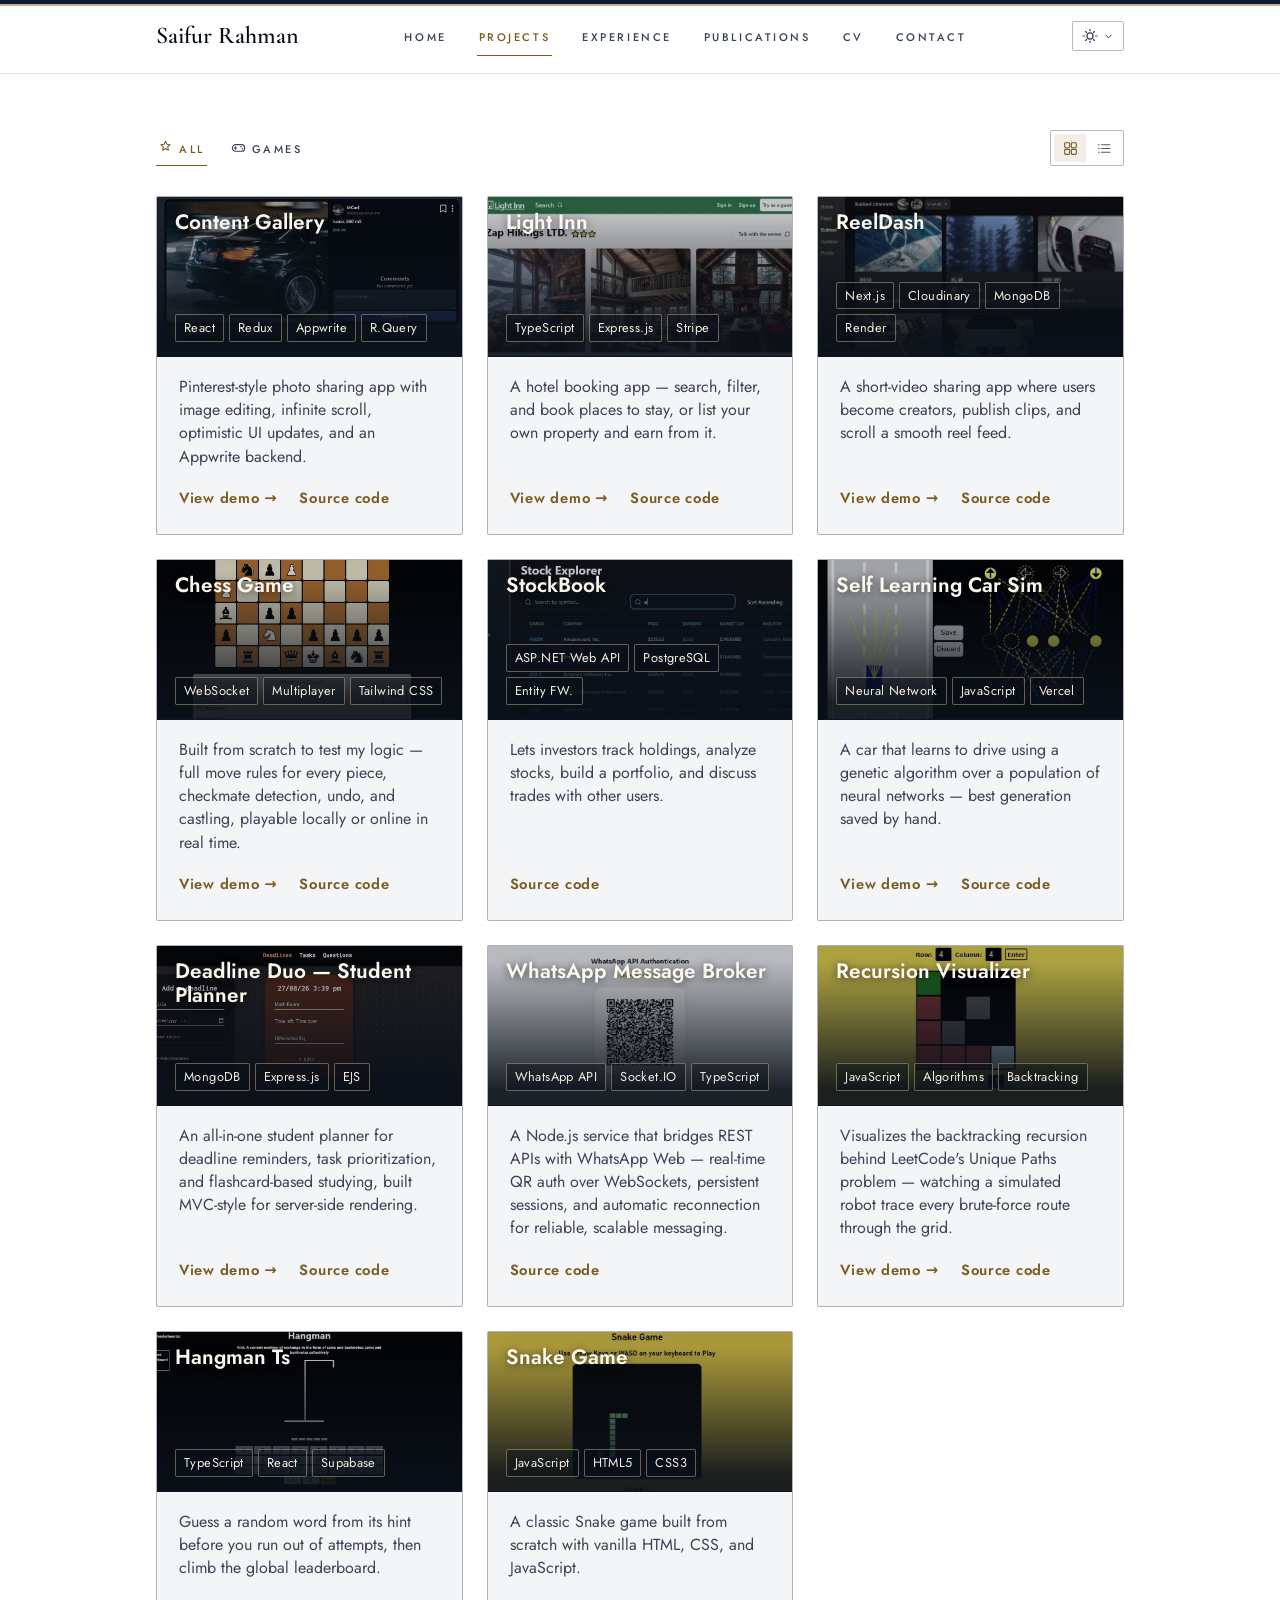
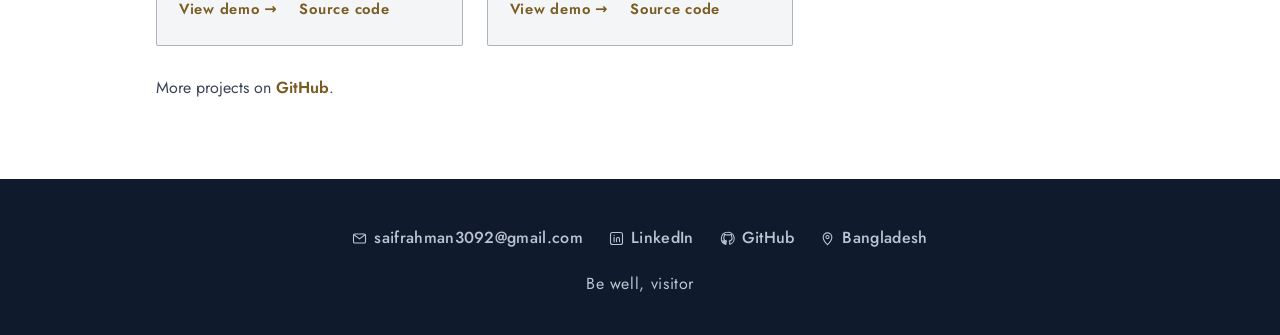
<file: projects.html>
<!doctype html>
<html lang="en">
   <head>
      <meta charset="UTF-8" />
      <meta name="viewport" content="width=device-width, initial-scale=1.0" />
      <title>Projects — Saifur Rahman</title>
      <meta
         name="description"
         content="Portfolio of Saifur Rahman — Software Engineer (.NET & JavaScript). Projects, experience, publications, and CV."
      />
      <link rel="preconnect" href="https://fonts.googleapis.com" />
      <link rel="preconnect" href="https://fonts.gstatic.com" crossorigin />
      <link
         href="https://fonts.googleapis.com/css2?family=Inter:wght@400;500;600;700;800&family=IBM+Plex+Mono:wght@400;500;600&display=swap"
         rel="stylesheet"
      />
      <link rel="stylesheet" href="common.css" />
   </head>
   <body class="page-projects">
      <div class="nav-wrap">
         <nav class="nav" aria-label="Primary">
            <a href="index.html" class="logo">Saifur Rahman</a>
            <ul class="nav-links" id="navLinks">
               <li><a href="index.html">Home</a></li>
               <li><a href="projects.html" class="active">Projects</a></li>
               <li><a href="experience.html">Experience</a></li>
               <li><a href="publications.html">Publications</a></li>
               <li><a href="cv.html">CV</a></li>
               <li><a href="contact.html">Contact</a></li>
            </ul>
            <div class="nav-right">
               <div class="theme-switch">
                  <button
                     class="theme-btn"
                     id="themeToggleBtn"
                     aria-haspopup="listbox"
                     aria-expanded="false"
                  >
                     <span id="themeIconWrap"
                        ><svg
                           viewBox="0 0 18 18"
                           width="16"
                           height="16"
                           fill="none"
                           stroke="currentColor"
                           stroke-width="1.4"
                           stroke-linecap="round"
                        >
                           <circle cx="9" cy="9" r="3.4" />
                           <path
                              d="M9 1.6v1.6M9 14.8v1.6M2.6 9H1M17 9h-1.6M4 4l1.1 1.1M12.9 12.9L14 14M14 4l-1.1 1.1M5.1 12.9L4 14"
                           /></svg
                     ></span>
                     <svg
                        viewBox="0 0 18 18"
                        width="11"
                        height="11"
                        fill="none"
                        stroke="currentColor"
                        stroke-width="1.6"
                        stroke-linecap="round"
                        stroke-linejoin="round"
                     >
                        <path d="M4.5 6.75L9 11.25l4.5-4.5" />
                     </svg>
                  </button>
                  <ul class="theme-menu" id="themeMenu" role="listbox">
                     <li role="option" data-value="light" class="selected">
                        <svg
                           viewBox="0 0 18 18"
                           width="16"
                           height="16"
                           fill="none"
                           stroke="currentColor"
                           stroke-width="1.4"
                           stroke-linecap="round"
                        >
                           <circle cx="9" cy="9" r="3.4" />
                           <path
                              d="M9 1.6v1.6M9 14.8v1.6M2.6 9H1M17 9h-1.6M4 4l1.1 1.1M12.9 12.9L14 14M14 4l-1.1 1.1M5.1 12.9L4 14"
                           /></svg
                        ><span>Light</span>
                     </li>
                     <li role="option" data-value="dark">
                        <svg
                           viewBox="0 0 18 18"
                           width="16"
                           height="16"
                           fill="none"
                           stroke="currentColor"
                           stroke-width="1.4"
                           stroke-linejoin="round"
                        >
                           <path
                              d="M15.5 10.6A6.8 6.8 0 117.4 2.5a5.4 5.4 0 108.1 8.1z"
                           /></svg
                        ><span>Dark</span>
                     </li>
                  </ul>
               </div>
               <button
                  class="hamburger"
                  id="hamburger"
                  aria-label="Toggle menu"
                  aria-expanded="false"
               >
                  <span></span><span></span><span></span>
               </button>
            </div>
         </nav>
      </div>

      <main>
         <section class="page-head">
            <div class="projects-toolbar">
               <div class="tabs" role="tablist">
                  <button class="tab active" data-cat="all">
                     <svg viewBox="0 0 18 18" width="15" height="15">
                        <path
                           d="M9 1.5l1.7 3.6 3.9.5-2.9 2.7.7 3.9L9 10.3l-3.4 1.9.7-3.9-2.9-2.7 3.9-.5L9 1.5z"
                           fill="none"
                           stroke="currentColor"
                           stroke-width="1.3"
                           stroke-linejoin="round"
                        /></svg
                     ><span>All</span>
                  </button>

                  <button class="tab" data-cat="games">
                     <svg
                        viewBox="0 0 18 18"
                        width="15"
                        height="15"
                        fill="none"
                        stroke="currentColor"
                        stroke-width="1.3"
                     >
                        <rect x="1.6" y="5.5" width="14.8" height="8" rx="4" />
                        <path d="M5.4 8v3M3.9 9.5h3" stroke-linecap="round" />
                        <circle
                           cx="12"
                           cy="8.2"
                           r=".9"
                           fill="currentColor"
                           stroke="none"
                        />
                        <circle
                           cx="13.6"
                           cy="10.4"
                           r=".9"
                           fill="currentColor"
                           stroke="none"
                        /></svg
                     ><span>Games</span>
                  </button>
               </div>
               <div class="view-toggle" role="group" aria-label="Layout">
                  <button class="view-btn active" data-view="card" aria-label="Card view">
                     <svg
                        viewBox="0 0 18 18"
                        width="15"
                        height="15"
                        fill="none"
                        stroke="currentColor"
                        stroke-width="1.3"
                     >
                        <rect x="2" y="2" width="6" height="6" rx="1" />
                        <rect x="10" y="2" width="6" height="6" rx="1" />
                        <rect x="2" y="10" width="6" height="6" rx="1" />
                        <rect x="10" y="10" width="6" height="6" rx="1" />
                     </svg>
                  </button>
                  <button class="view-btn" data-view="list" aria-label="List view">
                     <svg
                        viewBox="0 0 18 18"
                        width="15"
                        height="15"
                        fill="none"
                        stroke="currentColor"
                        stroke-width="1.3"
                        stroke-linecap="round"
                     >
                        <path d="M5.5 4.5h10M5.5 9h10M5.5 13.5h10" />
                        <circle
                           cx="2.2"
                           cy="4.5"
                           r=".9"
                           fill="currentColor"
                           stroke="none"
                        />
                        <circle
                           cx="2.2"
                           cy="9"
                           r=".9"
                           fill="currentColor"
                           stroke="none"
                        />
                        <circle
                           cx="2.2"
                           cy="13.5"
                           r=".9"
                           fill="currentColor"
                           stroke="none"
                        />
                     </svg>
                  </button>
               </div>
            </div>

            <div class="projects-grid" id="cardView">
               <article class="card project-item" data-cat="frontend">
                  <div class="card-header">
                     <img
                        class="card-header-img"
                        src="image1.webp"
                        alt="Content Gallery preview"
                     />
                     <div class="card-header-overlay"></div>
                     <div class="card-header-content">
                        <h3>Content Gallery</h3>
                        <div class="stack">
                           <span>React</span><span>Redux</span><span>Appwrite</span
                           ><span>R.Query</span>
                        </div>
                     </div>
                  </div>
                  <div class="card-body">
                     <p>
                        Pinterest-style photo sharing app with image editing, infinite
                        scroll, optimistic UI updates, and an Appwrite backend.
                     </p>
                     <div class="card-actions">
                        <a target="_blank" href="https://content-gallery-pro.vercel.app/"
                           >View demo &rarr;</a
                        ><a
                           target="_blank"
                           href="https://github.com/saif-gitreps/Content-Gallery"
                           >Source code</a
                        >
                     </div>
                  </div>
               </article>
               <article class="card project-item" data-cat="fullstack">
                  <div class="card-header">
                     <img
                        class="card-header-img"
                        src="image2.webp"
                        alt="Light Inn preview"
                     />
                     <div class="card-header-overlay"></div>
                     <div class="card-header-content">
                        <h3>Light Inn</h3>
                        <div class="stack">
                           <span>TypeScript</span><span>Express.js</span
                           ><span>Stripe</span>
                        </div>
                     </div>
                  </div>
                  <div class="card-body">
                     <p>
                        A hotel booking app — search, filter, and book places to stay, or
                        list your own property and earn from it.
                     </p>
                     <div class="card-actions">
                        <a target="_blank" href="https://light-inn.vercel.app/"
                           >View demo &rarr;</a
                        ><a
                           target="_blank"
                           href="https://github.com/saif-gitreps/Light-Inn"
                           >Source code</a
                        >
                     </div>
                  </div>
               </article>
               <article class="card project-item" data-cat="fullstack">
                  <div class="card-header">
                     <img
                        class="card-header-img"
                        src="test-image2.webp"
                        alt="ReelDash preview"
                     />
                     <div class="card-header-overlay"></div>
                     <div class="card-header-content">
                        <h3>ReelDash</h3>
                        <div class="stack">
                           <span>Next.js</span><span>Cloudinary</span><span>MongoDB</span
                           ><span>Render</span>
                        </div>
                     </div>
                  </div>
                  <div class="card-body">
                     <p>
                        A short-video sharing app where users become creators, publish
                        clips, and scroll a smooth reel feed.
                     </p>
                     <div class="card-actions">
                        <a target="_blank" href="https://reel-dash-frontend.vercel.app/"
                           >View demo &rarr;</a
                        ><a
                           target="_blank"
                           href="https://github.com/saif-gitreps/ReelDash-Frontend"
                           >Source code</a
                        >
                     </div>
                  </div>
               </article>
               <article class="card project-item" data-cat="games frontend">
                  <div class="card-header">
                     <img
                        class="card-header-img"
                        src="image5.webp"
                        alt="Chess Game preview"
                     />
                     <div class="card-header-overlay"></div>
                     <div class="card-header-content">
                        <h3>Chess Game</h3>
                        <div class="stack">
                           <span>WebSocket</span><span>Multiplayer</span
                           ><span>Tailwind CSS</span>
                        </div>
                     </div>
                  </div>
                  <div class="card-body">
                     <p>
                        Built from scratch to test my logic — full move rules for every
                        piece, checkmate detection, undo, and castling, playable locally
                        or online in real time.
                     </p>
                     <div class="card-actions">
                        <a target="_blank" href="https://chess-from-scratch.vercel.app/"
                           >View demo &rarr;</a
                        ><a target="_blank" href="https://github.com/saif-gitreps/Chess"
                           >Source code</a
                        >
                     </div>
                  </div>
               </article>
               <article class="card project-item" data-cat="backend">
                  <div class="card-header">
                     <img
                        class="card-header-img"
                        src="image6.webp"
                        alt="StockBook preview"
                     />
                     <div class="card-header-overlay"></div>
                     <div class="card-header-content">
                        <h3>StockBook</h3>
                        <div class="stack">
                           <span>ASP.NET Web API</span><span>PostgreSQL</span
                           ><span>Entity FW.</span>
                        </div>
                     </div>
                  </div>
                  <div class="card-body">
                     <p>
                        Lets investors track holdings, analyze stocks, build a portfolio,
                        and discuss trades with other users.
                     </p>
                     <div class="card-actions">
                        <a
                           target="_blank"
                           href="https://github.com/saif-gitreps/StockBook"
                           >Source code</a
                        >
                     </div>
                  </div>
               </article>
               <article class="card project-item" data-cat="ai games">
                  <div class="card-header">
                     <img
                        class="card-header-img"
                        src="image4.webp"
                        alt="Self Learning Car Sim preview"
                     />
                     <div class="card-header-overlay"></div>
                     <div class="card-header-content">
                        <h3>Self Learning Car Sim</h3>
                        <div class="stack">
                           <span>Neural Network</span><span>JavaScript</span
                           ><span>Vercel</span>
                        </div>
                     </div>
                  </div>
                  <div class="card-body">
                     <p>
                        A car that learns to drive using a genetic algorithm over a
                        population of neural networks — best generation saved by hand.
                     </p>
                     <div class="card-actions">
                        <a
                           target="_blank"
                           href="https://self-learning-car-simulation.vercel.app/"
                           >View demo &rarr;</a
                        ><a
                           target="_blank"
                           href="https://github.com/saif-gitreps/Self-Learning-Car-Simulation"
                           >Source code</a
                        >
                     </div>
                  </div>
               </article>
               <article class="card project-item" data-cat="fullstack">
                  <div class="card-header">
                     <img
                        class="card-header-img"
                        src="image3.webp"
                        alt="Deadline Duo preview"
                     />
                     <div class="card-header-overlay"></div>
                     <div class="card-header-content">
                        <h3>Deadline Duo — Student Planner</h3>
                        <div class="stack">
                           <span>MongoDB</span><span>Express.js</span><span>EJS</span>
                        </div>
                     </div>
                  </div>
                  <div class="card-body">
                     <p>
                        An all-in-one student planner for deadline reminders, task
                        prioritization, and flashcard-based studying, built MVC-style for
                        server-side rendering.
                     </p>
                     <div class="card-actions">
                        <a target="_blank" href="https://deadline-duo.onrender.com/"
                           >View demo &rarr;</a
                        ><a
                           target="_blank"
                           href="https://github.com/saif-gitreps/Deadline-Duo"
                           >Source code</a
                        >
                     </div>
                  </div>
               </article>
               <article class="card project-item" data-cat="backend">
                  <div class="card-header">
                     <img
                        class="card-header-img"
                        src="image7.webp"
                        alt="WhatsApp Message Broker preview"
                     />
                     <div class="card-header-overlay"></div>
                     <div class="card-header-content">
                        <h3>WhatsApp Message Broker</h3>
                        <div class="stack">
                           <span>WhatsApp API</span><span>Socket.IO</span
                           ><span>TypeScript</span>
                        </div>
                     </div>
                  </div>
                  <div class="card-body">
                     <p>
                        A Node.js service that bridges REST APIs with WhatsApp Web —
                        real-time QR auth over WebSockets, persistent sessions, and
                        automatic reconnection for reliable, scalable messaging.
                     </p>
                     <div class="card-actions">
                        <a
                           target="_blank"
                           href="https://github.com/saif-gitreps/WhatsApp-Message-Broker"
                           >Source code</a
                        >
                     </div>
                  </div>
               </article>
               <article class="card project-item" data-cat="games frontend">
                  <div class="card-header">
                     <img
                        class="card-header-img"
                        src="image8.webp"
                        alt="Recursion Visualizer preview"
                     />
                     <div class="card-header-overlay"></div>
                     <div class="card-header-content">
                        <h3>Recursion Visualizer</h3>
                        <div class="stack">
                           <span>JavaScript</span><span>Algorithms</span
                           ><span>Backtracking</span>
                        </div>
                     </div>
                  </div>
                  <div class="card-body">
                     <p>
                        Visualizes the backtracking recursion behind LeetCode's Unique
                        Paths problem — watching a simulated robot trace every brute-force
                        route through the grid.
                     </p>
                     <div class="card-actions">
                        <a
                           target="_blank"
                           href="https://amazing-taffy-810899.netlify.app/"
                           >View demo &rarr;</a
                        ><a
                           target="_blank"
                           href="https://github.com/saif-gitreps/Recursion-visualizer"
                           >Source code</a
                        >
                     </div>
                  </div>
               </article>
               <article class="card project-item" data-cat="games frontend">
                  <div class="card-header">
                     <img
                        class="card-header-img"
                        src="image9.webp"
                        alt="Hangman Ts preview"
                     />
                     <div class="card-header-overlay"></div>
                     <div class="card-header-content">
                        <h3>Hangman Ts</h3>
                        <div class="stack">
                           <span>TypeScript</span><span>React</span><span>Supabase</span>
                        </div>
                     </div>
                  </div>
                  <div class="card-body">
                     <p>
                        Guess a random word from its hint before you run out of attempts,
                        then climb the global leaderboard.
                     </p>
                     <div class="card-actions">
                        <a target="_blank" href="https://hangman-sigma-gilt.vercel.app/"
                           >View demo &rarr;</a
                        ><a
                           target="_blank"
                           href="https://github.com/saif-gitreps/Hangman-Ts"
                           >Source code</a
                        >
                     </div>
                  </div>
               </article>
               <article class="card project-item" data-cat="games frontend">
                  <div class="card-header">
                     <img
                        class="card-header-img"
                        src="image10.webp"
                        alt="Snake Game preview"
                     />
                     <div class="card-header-overlay"></div>
                     <div class="card-header-content">
                        <h3>Snake Game</h3>
                        <div class="stack">
                           <span>JavaScript</span><span>HTML5</span><span>CSS3</span>
                        </div>
                     </div>
                  </div>
                  <div class="card-body">
                     <p>
                        A classic Snake game built from scratch with vanilla HTML, CSS,
                        and JavaScript.
                     </p>
                     <div class="card-actions">
                        <a
                           target="_blank"
                           href="https://snake-game-alpha-black.vercel.app/"
                           >View demo &rarr;</a
                        ><a
                           target="_blank"
                           href="https://github.com/saif-gitreps/Snake-Game"
                           >Source code</a
                        >
                     </div>
                  </div>
               </article>
               <div class="empty-state" id="cardEmpty" style="display: none">
                  No projects in this category yet.
               </div>
            </div>

            <div class="projects-list" id="listView" style="display: none">
               <div class="list-row project-item" data-cat="frontend">
                  <div class="list-thumb">
                     <img src="image1.webp" alt="Content Gallery preview" />
                  </div>
                  <div class="list-main">
                     <h3>Content Gallery</h3>
                     <p>
                        Pinterest-style photo sharing app with image editing, infinite
                        scroll, optimistic UI updates, and an Appwrite backend.
                     </p>
                     <div class="list-stack">
                        <span>React</span><span>Redux</span><span>Appwrite</span
                        ><span>R.Query</span>
                     </div>
                  </div>
                  <div class="list-actions">
                     <a target="_blank" href="https://content-gallery-pro.vercel.app/"
                        >View demo &rarr;</a
                     ><a
                        target="_blank"
                        href="https://github.com/saif-gitreps/Content-Gallery"
                        >Source</a
                     >
                  </div>
               </div>
               <div class="list-row project-item" data-cat="fullstack">
                  <div class="list-thumb">
                     <img src="image2.webp" alt="Light Inn preview" />
                  </div>
                  <div class="list-main">
                     <h3>Light Inn</h3>
                     <p>
                        A hotel booking app — search, filter, and book places to stay, or
                        list your own property and earn from it.
                     </p>
                     <div class="list-stack">
                        <span>TypeScript</span><span>Express.js</span><span>Stripe</span>
                     </div>
                  </div>
                  <div class="list-actions">
                     <a target="_blank" href="https://light-inn.vercel.app/"
                        >View demo &rarr;</a
                     ><a target="_blank" href="https://github.com/saif-gitreps/Light-Inn"
                        >Source</a
                     >
                  </div>
               </div>
               <div class="list-row project-item" data-cat="fullstack">
                  <div class="list-thumb">
                     <img src="test-image2.webp" alt="ReelDash preview" />
                  </div>
                  <div class="list-main">
                     <h3>ReelDash</h3>
                     <p>
                        A short-video sharing app where users become creators, publish
                        clips, and scroll a smooth reel feed.
                     </p>
                     <div class="list-stack">
                        <span>Next.js</span><span>Cloudinary</span><span>MongoDB</span
                        ><span>Render</span>
                     </div>
                  </div>
                  <div class="list-actions">
                     <a target="_blank" href="https://reel-dash-frontend.vercel.app/"
                        >View demo &rarr;</a
                     ><a
                        target="_blank"
                        href="https://github.com/saif-gitreps/ReelDash-Frontend"
                        >Source</a
                     >
                  </div>
               </div>
               <div class="list-row project-item" data-cat="games frontend">
                  <div class="list-thumb">
                     <img src="image5.webp" alt="Chess Game preview" />
                  </div>
                  <div class="list-main">
                     <h3>Chess Game</h3>
                     <p>
                        Built from scratch to test my logic — full move rules for every
                        piece, checkmate detection, undo, and castling, playable locally
                        or online in real time.
                     </p>
                     <div class="list-stack">
                        <span>WebSocket</span><span>Multiplayer</span
                        ><span>Tailwind CSS</span>
                     </div>
                  </div>
                  <div class="list-actions">
                     <a target="_blank" href="https://chess-from-scratch.vercel.app/"
                        >View demo &rarr;</a
                     ><a target="_blank" href="https://github.com/saif-gitreps/Chess"
                        >Source</a
                     >
                  </div>
               </div>
               <div class="list-row project-item" data-cat="backend">
                  <div class="list-thumb">
                     <img src="image6.webp" alt="StockBook preview" />
                  </div>
                  <div class="list-main">
                     <h3>StockBook</h3>
                     <p>
                        Lets investors track holdings, analyze stocks, build a portfolio,
                        and discuss trades with other users.
                     </p>
                     <div class="list-stack">
                        <span>ASP.NET Web API</span><span>PostgreSQL</span
                        ><span>Entity FW.</span>
                     </div>
                  </div>
                  <div class="list-actions">
                     <a target="_blank" href="https://github.com/saif-gitreps/StockBook"
                        >Source</a
                     >
                  </div>
               </div>
               <div class="list-row project-item" data-cat="ai games">
                  <div class="list-thumb">
                     <img src="image4.webp" alt="Self Learning Car Sim preview" />
                  </div>
                  <div class="list-main">
                     <h3>Self Learning Car Sim</h3>
                     <p>
                        A car that learns to drive using a genetic algorithm over a
                        population of neural networks — best generation saved by hand.
                     </p>
                     <div class="list-stack">
                        <span>Neural Network</span><span>JavaScript</span
                        ><span>Vercel</span>
                     </div>
                  </div>
                  <div class="list-actions">
                     <a
                        target="_blank"
                        href="https://self-learning-car-simulation.vercel.app/"
                        >View demo &rarr;</a
                     ><a
                        target="_blank"
                        href="https://github.com/saif-gitreps/Self-Learning-Car-Simulation"
                        >Source</a
                     >
                  </div>
               </div>
               <div class="list-row project-item" data-cat="fullstack">
                  <div class="list-thumb">
                     <img src="image3.webp" alt="Deadline Duo preview" />
                  </div>
                  <div class="list-main">
                     <h3>Deadline Duo — Student Planner</h3>
                     <p>
                        An all-in-one student planner for deadline reminders, task
                        prioritization, and flashcard-based studying, built MVC-style for
                        server-side rendering.
                     </p>
                     <div class="list-stack">
                        <span>MongoDB</span><span>Express.js</span><span>EJS</span>
                     </div>
                  </div>
                  <div class="list-actions">
                     <a target="_blank" href="https://deadline-duo.onrender.com/"
                        >View demo &rarr;</a
                     ><a
                        target="_blank"
                        href="https://github.com/saif-gitreps/Deadline-Duo"
                        >Source</a
                     >
                  </div>
               </div>
               <div class="list-row project-item" data-cat="backend">
                  <div class="list-thumb">
                     <img src="image7.webp" alt="WhatsApp Message Broker preview" />
                  </div>
                  <div class="list-main">
                     <h3>WhatsApp Message Broker</h3>
                     <p>
                        A Node.js service that bridges REST APIs with WhatsApp Web —
                        real-time QR auth over WebSockets, persistent sessions, and
                        automatic reconnection for reliable, scalable messaging.
                     </p>
                     <div class="list-stack">
                        <span>WhatsApp API</span><span>Socket.IO</span
                        ><span>TypeScript</span>
                     </div>
                  </div>
                  <div class="list-actions">
                     <a
                        target="_blank"
                        href="https://github.com/saif-gitreps/WhatsApp-Message-Broker"
                        >Source</a
                     >
                  </div>
               </div>
               <div class="list-row project-item" data-cat="games frontend">
                  <div class="list-thumb">
                     <img src="image8.webp" alt="Recursion Visualizer preview" />
                  </div>
                  <div class="list-main">
                     <h3>Recursion Visualizer</h3>
                     <p>
                        Visualizes the backtracking recursion behind LeetCode's Unique
                        Paths problem — watching a simulated robot trace every brute-force
                        route through the grid.
                     </p>
                     <div class="list-stack">
                        <span>JavaScript</span><span>Algorithms</span
                        ><span>Backtracking</span>
                     </div>
                  </div>
                  <div class="list-actions">
                     <a target="_blank" href="https://amazing-taffy-810899.netlify.app/"
                        >View demo &rarr;</a
                     ><a
                        target="_blank"
                        href="https://github.com/saif-gitreps/Recursion-visualizer"
                        >Source</a
                     >
                  </div>
               </div>
               <div class="list-row project-item" data-cat="games frontend">
                  <div class="list-thumb">
                     <img src="image9.webp" alt="Hangman Ts preview" />
                  </div>
                  <div class="list-main">
                     <h3>Hangman Ts</h3>
                     <p>
                        Guess a random word from its hint before you run out of attempts,
                        then climb the global leaderboard.
                     </p>
                     <div class="list-stack">
                        <span>TypeScript</span><span>React</span><span>Supabase</span>
                     </div>
                  </div>
                  <div class="list-actions">
                     <a target="_blank" href="https://hangman-sigma-gilt.vercel.app/"
                        >View demo &rarr;</a
                     ><a target="_blank" href="https://github.com/saif-gitreps/Hangman-Ts"
                        >Source</a
                     >
                  </div>
               </div>
               <div class="list-row project-item" data-cat="games frontend">
                  <div class="list-thumb">
                     <img src="image10.webp" alt="Snake Game preview" />
                  </div>
                  <div class="list-main">
                     <h3>Snake Game</h3>
                     <p>
                        A classic Snake game built from scratch with vanilla HTML, CSS,
                        and JavaScript.
                     </p>
                     <div class="list-stack">
                        <span>JavaScript</span><span>HTML5</span><span>CSS3</span>
                     </div>
                  </div>
                  <div class="list-actions">
                     <a target="_blank" href="https://snake-game-alpha-black.vercel.app/"
                        >View demo &rarr;</a
                     ><a target="_blank" href="https://github.com/saif-gitreps/Snake-Game"
                        >Source</a
                     >
                  </div>
               </div>
               <div class="empty-state" id="listEmpty" style="display: none">
                  No projects in this category yet.
               </div>
            </div>

            <p class="pjt-git-link">
               More projects on
               <a target="_blank" href="https://github.com/saif-gitreps?tab=repositories"
                  >GitHub</a
               >.
            </p>
         </section>
      </main>

      <footer>
         <div class="footer-inner">
            <!-- <div class="f-name">Saifur Rahman</div> -->
            <div class="f-contact">
               <a href="mailto:saifrahman3092@gmail.com"
                  ><svg
                     viewBox="0 0 18 18"
                     width="15"
                     height="15"
                     fill="none"
                     stroke="currentColor"
                     stroke-width="1.3"
                  >
                     <rect x="1.8" y="3.6" width="14.4" height="10.8" rx="1.6" />
                     <path
                        d="M2.4 4.5l6.6 5 6.6-5"
                        stroke-linecap="round"
                        stroke-linejoin="round"
                     /></svg
                  ><span>saifrahman3092@gmail.com</span></a
               >
               <a
                  target="_blank"
                  href="https://www.linkedin.com/in/saifur-rahman-4184b3244/"
                  ><svg
                     viewBox="0 0 18 18"
                     width="15"
                     height="15"
                     fill="none"
                     stroke="currentColor"
                     stroke-width="1.3"
                  >
                     <rect x="1.8" y="1.8" width="14.4" height="14.4" rx="2.4" />
                     <path d="M6.1 7.4v5.6M6.1 5.2v.05" stroke-linecap="round" />
                     <path
                        d="M9 12.9V9.6c0-1 .8-1.8 1.8-1.8s1.8.8 1.8 1.8v3.3"
                        stroke-linecap="round"
                     /></svg
                  ><span>LinkedIn</span></a
               >
               <a target="_blank" href="https://github.com/saif-gitreps"
                  ><svg
                     viewBox="0 0 18 18"
                     width="15"
                     height="15"
                     fill="none"
                     stroke="currentColor"
                     stroke-width="1.3"
                     stroke-linejoin="round"
                  >
                     <path
                        d="M9 1.6a7.4 7.4 0 00-2.3 14.4c.4.07.5-.16.5-.36v-1.4c-2 .44-2.5-.5-2.6-.94-.1-.24-.5-.94-.8-1.13-.3-.16-.7-.55 0-.56.6 0 1.1.6 1.2.86.7 1.2 1.9.86 2.4.65.06-.5.27-.86.5-1.06-1.7-.2-3.4-.86-3.4-3.8 0-.84.3-1.53.8-2.07-.08-.2-.35-1 .08-2.1 0 0 .65-.2 2.15.8a7 7 0 013.9 0c1.5-1 2.15-.8 2.15-.8.43 1.1.16 1.9.08 2.1.5.54.8 1.23.8 2.07 0 2.95-1.7 3.6-3.4 3.8.28.24.53.7.53 1.42v2.1c0 .2.1.43.5.36A7.4 7.4 0 009 1.6z"
                     /></svg
                  ><span>GitHub</span></a
               >
               <span
                  ><svg
                     viewBox="0 0 18 18"
                     width="15"
                     height="15"
                     fill="none"
                     stroke="currentColor"
                     stroke-width="1.3"
                  >
                     <path
                        d="M9 16.4S3.8 11.4 3.8 7.4a5.2 5.2 0 1110.4 0c0 4-5.2 9-5.2 9z"
                     />
                     <circle cx="9" cy="7.3" r="1.9" /></svg
                  ><span>Bangladesh</span></span
               >
            </div>
            <div class="f-meta">Be well, visitor</div>
         </div>
      </footer>

      <script>
         (function () {
            // theme
            var root = document.documentElement;
            var themeBtn = document.getElementById("themeToggleBtn");
            var themeMenu = document.getElementById("themeMenu");
            var iconWrap = document.getElementById("themeIconWrap");
            var ICONS = {
               light: '<svg viewBox="0 0 18 18" width="16" height="16" fill="none" stroke="currentColor" stroke-width="1.4" stroke-linecap="round"><circle cx="9" cy="9" r="3.4"/><path d="M9 1.6v1.6M9 14.8v1.6M2.6 9H1M17 9h-1.6M4 4l1.1 1.1M12.9 12.9L14 14M14 4l-1.1 1.1M5.1 12.9L4 14"/></svg>',
               dark: '<svg viewBox="0 0 18 18" width="16" height="16" fill="none" stroke="currentColor" stroke-width="1.4" stroke-linejoin="round"><path d="M15.5 10.6A6.8 6.8 0 117.4 2.5a5.4 5.4 0 108.1 8.1z"/></svg>',
            };
            function getStoredTheme() {
               try {
                  return localStorage.getItem("theme");
               } catch (e) {
                  return null;
               }
            }
            function storeTheme(v) {
               try {
                  localStorage.setItem("theme", v);
               } catch (e) {}
            }
            function applyTheme(theme) {
               root.setAttribute("data-theme", theme === "dark" ? "dark" : "light");
               iconWrap.innerHTML = ICONS[theme === "dark" ? "dark" : "light"];
               themeMenu.querySelectorAll("li").forEach(function (li) {
                  li.classList.toggle("selected", li.dataset.value === theme);
               });
               storeTheme(theme);
            }
            applyTheme(getStoredTheme() || "light");
            themeBtn.addEventListener("click", function (e) {
               e.stopPropagation();
               var open = themeMenu.classList.toggle("open");
               themeBtn.setAttribute("aria-expanded", open);
            });
            themeMenu.querySelectorAll("li").forEach(function (li) {
               li.addEventListener("click", function () {
                  applyTheme(li.dataset.value);
                  themeMenu.classList.remove("open");
                  themeBtn.setAttribute("aria-expanded", "false");
               });
            });
            document.addEventListener("click", function () {
               themeMenu.classList.remove("open");
               themeBtn.setAttribute("aria-expanded", "false");
            });

            // mobile nav
            var burger = document.getElementById("hamburger");
            var links = document.getElementById("navLinks");
            burger.addEventListener("click", function (e) {
               e.stopPropagation();
               var open = links.classList.toggle("open");
               burger.classList.toggle("open", open);
               burger.setAttribute("aria-expanded", open);
            });
            links.querySelectorAll("a").forEach(function (a) {
               a.addEventListener("click", function () {
                  links.classList.remove("open");
                  burger.classList.remove("open");
                  burger.setAttribute("aria-expanded", "false");
               });
            });
         })();

         (function () {
            var tabs = document.querySelectorAll(".tab");
            var items = document.querySelectorAll(".project-item");
            var viewBtns = document.querySelectorAll(".view-btn");
            var cardView = document.getElementById("cardView");
            var listView = document.getElementById("listView");
            var cardEmpty = document.getElementById("cardEmpty");
            var listEmpty = document.getElementById("listEmpty");

            function applyFilter(cat) {
               var visibleCount = 0;
               items.forEach(function (el) {
                  var cats = (el.dataset.cat || "").split(" ");
                  var show = cat === "all" || cats.indexOf(cat) !== -1;
                  el.style.display = show ? "" : "none";
                  if (show) visibleCount++;
               });
               cardEmpty.style.display = visibleCount === 0 ? "" : "none";
               listEmpty.style.display = visibleCount === 0 ? "" : "none";
            }

            tabs.forEach(function (tab) {
               tab.addEventListener("click", function () {
                  tabs.forEach(function (t) {
                     t.classList.remove("active");
                  });
                  tab.classList.add("active");
                  applyFilter(tab.dataset.cat);
               });
            });

            viewBtns.forEach(function (btn) {
               btn.addEventListener("click", function () {
                  viewBtns.forEach(function (b) {
                     b.classList.remove("active");
                  });
                  btn.classList.add("active");
                  var view = btn.dataset.view;
                  cardView.style.display = view === "card" ? "" : "none";
                  listView.style.display = view === "list" ? "" : "none";
               });
            });

            applyFilter("all");
         })();
      </script>
   </body>
</html>
</file>
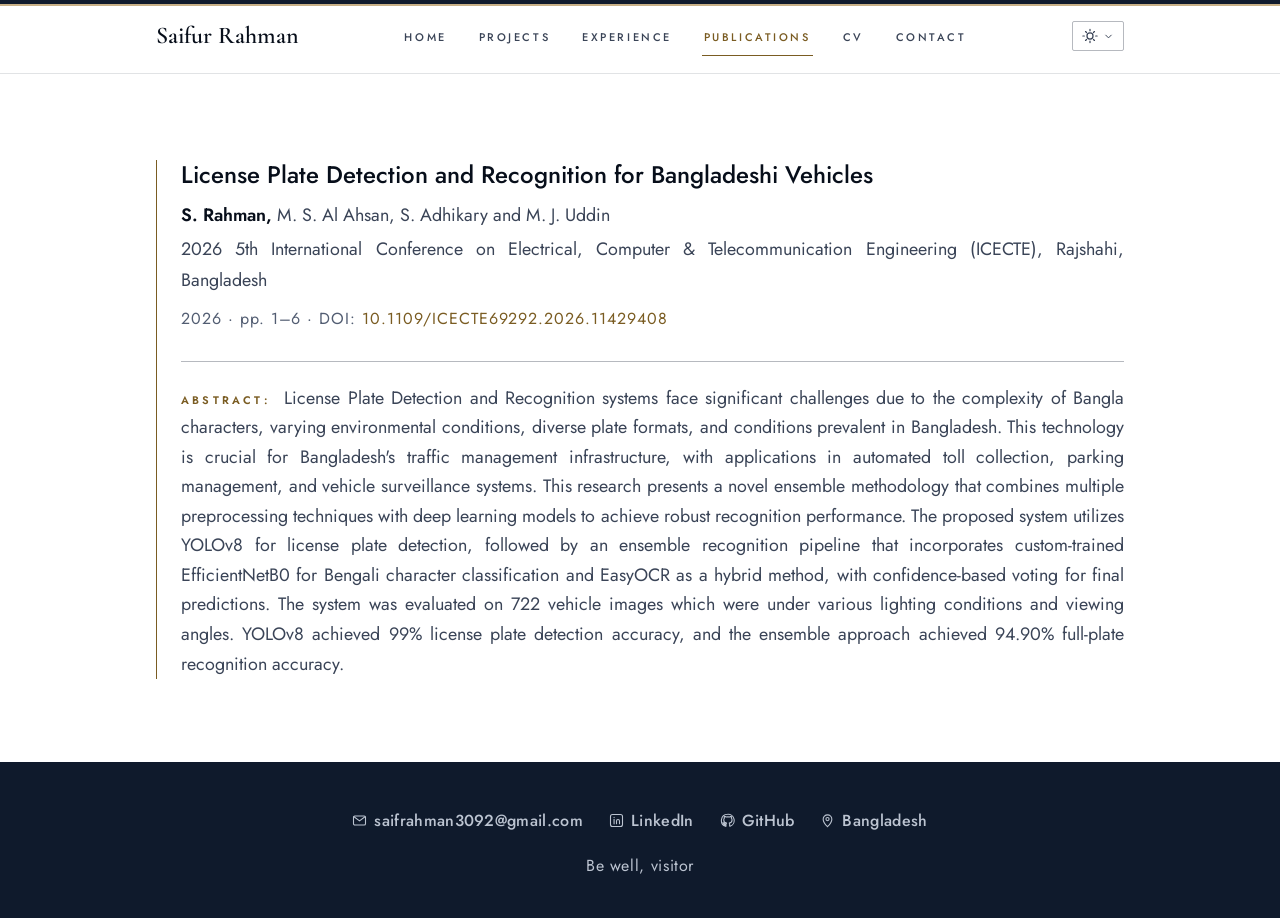
<file: publications.html>
<!doctype html>
<html lang="en">
   <head>
      <meta charset="UTF-8" />
      <meta name="viewport" content="width=device-width, initial-scale=1.0" />
      <title>Publications — Saifur Rahman</title>
      <meta
         name="description"
         content="Portfolio of Saifur Rahman — Software Engineer (.NET & JavaScript). Projects, experience, publications, and CV."
      />
      <link rel="preconnect" href="https://fonts.googleapis.com" />
      <link rel="stylesheet" href="common.css" />
      <link rel="preconnect" href="https://fonts.gstatic.com" crossorigin />
      <link
         href="https://fonts.googleapis.com/css2?family=Inter:wght@400;500;600;700;800&family=IBM+Plex+Mono:wght@400;500;600&display=swap"
         rel="stylesheet"
      />
   </head>
   <body>
      <div class="nav-wrap">
         <nav class="nav" aria-label="Primary">
            <a href="index.html" class="logo">Saifur Rahman</a>
            <ul class="nav-links" id="navLinks">
               <li><a href="index.html">Home</a></li>
               <li><a href="projects.html">Projects</a></li>
               <li><a href="experience.html">Experience</a></li>
               <li><a href="publications.html" class="active">Publications</a></li>
               <li><a href="cv.html">CV</a></li>
               <li><a href="contact.html">Contact</a></li>
            </ul>
            <div class="nav-right">
               <div class="theme-switch">
                  <button
                     class="theme-btn"
                     id="themeToggleBtn"
                     aria-haspopup="listbox"
                     aria-expanded="false"
                  >
                     <span id="themeIconWrap"
                        ><svg
                           viewBox="0 0 18 18"
                           width="16"
                           height="16"
                           fill="none"
                           stroke="currentColor"
                           stroke-width="1.4"
                           stroke-linecap="round"
                        >
                           <circle cx="9" cy="9" r="3.4" />
                           <path
                              d="M9 1.6v1.6M9 14.8v1.6M2.6 9H1M17 9h-1.6M4 4l1.1 1.1M12.9 12.9L14 14M14 4l-1.1 1.1M5.1 12.9L4 14"
                           /></svg
                     ></span>
                     <svg
                        viewBox="0 0 18 18"
                        width="11"
                        height="11"
                        fill="none"
                        stroke="currentColor"
                        stroke-width="1.6"
                        stroke-linecap="round"
                        stroke-linejoin="round"
                     >
                        <path d="M4.5 6.75L9 11.25l4.5-4.5" />
                     </svg>
                  </button>
                  <ul class="theme-menu" id="themeMenu" role="listbox">
                     <li role="option" data-value="light" class="selected">
                        <svg
                           viewBox="0 0 18 18"
                           width="16"
                           height="16"
                           fill="none"
                           stroke="currentColor"
                           stroke-width="1.4"
                           stroke-linecap="round"
                        >
                           <circle cx="9" cy="9" r="3.4" />
                           <path
                              d="M9 1.6v1.6M9 14.8v1.6M2.6 9H1M17 9h-1.6M4 4l1.1 1.1M12.9 12.9L14 14M14 4l-1.1 1.1M5.1 12.9L4 14"
                           /></svg
                        ><span>Light</span>
                     </li>
                     <li role="option" data-value="dark">
                        <svg
                           viewBox="0 0 18 18"
                           width="16"
                           height="16"
                           fill="none"
                           stroke="currentColor"
                           stroke-width="1.4"
                           stroke-linejoin="round"
                        >
                           <path
                              d="M15.5 10.6A6.8 6.8 0 117.4 2.5a5.4 5.4 0 108.1 8.1z"
                           /></svg
                        ><span>Dark</span>
                     </li>
                  </ul>
               </div>
               <button
                  class="hamburger"
                  id="hamburger"
                  aria-label="Toggle menu"
                  aria-expanded="false"
               >
                  <span></span><span></span><span></span>
               </button>
            </div>
         </nav>
      </div>

      <main>
         <section class="page-head">
            <div class="pub">
               <div class="pub-title">
                  License Plate Detection and Recognition for Bangladeshi Vehicles
               </div>
               <div class="pub-authors">
                  <span class="pub-main-author">S. Rahman,</span> M. S. Al Ahsan, S.
                  Adhikary and M. J. Uddin
               </div>
               <div class="pub-venue">
                  2026 5th International Conference on Electrical, Computer &amp;
                  Telecommunication Engineering (ICECTE), Rajshahi, Bangladesh
               </div>
               <div class="pub-meta">
                  2026 &middot; pp. 1–6 &middot; DOI:
                  <a target="_blank" href="https://ieeexplore.ieee.org/document/11429408"
                     >10.1109/ICECTE69292.2026.11429408</a
                  >
               </div>

               <div class="pub-abstract">
                  <span> Abstract: </span> License Plate Detection and Recognition systems
                  face significant challenges due to the complexity of Bangla characters,
                  varying environmental conditions, diverse plate formats, and conditions
                  prevalent in Bangladesh. This technology is crucial for Bangladesh's
                  traffic management infrastructure, with applications in automated toll
                  collection, parking management, and vehicle surveillance systems. This
                  research presents a novel ensemble methodology that combines multiple
                  preprocessing techniques with deep learning models to achieve robust
                  recognition performance. The proposed system utilizes YOLOv8 for license
                  plate detection, followed by an ensemble recognition pipeline that
                  incorporates custom-trained EfficientNetB0 for Bengali character
                  classification and EasyOCR as a hybrid method, with confidence-based
                  voting for final predictions. The system was evaluated on 722 vehicle
                  images which were under various lighting conditions and viewing angles.
                  YOLOv8 achieved 99% license plate detection accuracy, and the ensemble
                  approach achieved 94.90% full-plate recognition accuracy.
               </div>
            </div>
         </section>
      </main>

      <footer>
         <div class="footer-inner">
            <!-- <div class="f-name">Saifur Rahman</div> -->
            <div class="f-contact">
               <a href="mailto:saifrahman3092@gmail.com"
                  ><svg
                     viewBox="0 0 18 18"
                     width="15"
                     height="15"
                     fill="none"
                     stroke="currentColor"
                     stroke-width="1.3"
                  >
                     <rect x="1.8" y="3.6" width="14.4" height="10.8" rx="1.6" />
                     <path
                        d="M2.4 4.5l6.6 5 6.6-5"
                        stroke-linecap="round"
                        stroke-linejoin="round"
                     /></svg
                  ><span>saifrahman3092@gmail.com</span></a
               >
               <a
                  target="_blank"
                  href="https://www.linkedin.com/in/saifur-rahman-4184b3244/"
                  ><svg
                     viewBox="0 0 18 18"
                     width="15"
                     height="15"
                     fill="none"
                     stroke="currentColor"
                     stroke-width="1.3"
                  >
                     <rect x="1.8" y="1.8" width="14.4" height="14.4" rx="2.4" />
                     <path d="M6.1 7.4v5.6M6.1 5.2v.05" stroke-linecap="round" />
                     <path
                        d="M9 12.9V9.6c0-1 .8-1.8 1.8-1.8s1.8.8 1.8 1.8v3.3"
                        stroke-linecap="round"
                     /></svg
                  ><span>LinkedIn</span></a
               >
               <a target="_blank" href="https://github.com/saif-gitreps"
                  ><svg
                     viewBox="0 0 18 18"
                     width="15"
                     height="15"
                     fill="none"
                     stroke="currentColor"
                     stroke-width="1.3"
                     stroke-linejoin="round"
                  >
                     <path
                        d="M9 1.6a7.4 7.4 0 00-2.3 14.4c.4.07.5-.16.5-.36v-1.4c-2 .44-2.5-.5-2.6-.94-.1-.24-.5-.94-.8-1.13-.3-.16-.7-.55 0-.56.6 0 1.1.6 1.2.86.7 1.2 1.9.86 2.4.65.06-.5.27-.86.5-1.06-1.7-.2-3.4-.86-3.4-3.8 0-.84.3-1.53.8-2.07-.08-.2-.35-1 .08-2.1 0 0 .65-.2 2.15.8a7 7 0 013.9 0c1.5-1 2.15-.8 2.15-.8.43 1.1.16 1.9.08 2.1.5.54.8 1.23.8 2.07 0 2.95-1.7 3.6-3.4 3.8.28.24.53.7.53 1.42v2.1c0 .2.1.43.5.36A7.4 7.4 0 009 1.6z"
                     /></svg
                  ><span>GitHub</span></a
               >
               <span
                  ><svg
                     viewBox="0 0 18 18"
                     width="15"
                     height="15"
                     fill="none"
                     stroke="currentColor"
                     stroke-width="1.3"
                  >
                     <path
                        d="M9 16.4S3.8 11.4 3.8 7.4a5.2 5.2 0 1110.4 0c0 4-5.2 9-5.2 9z"
                     />
                     <circle cx="9" cy="7.3" r="1.9" /></svg
                  ><span>Bangladesh</span></span
               >
            </div>
            <div class="f-meta">Be well, visitor</div>
         </div>
      </footer>

      <script>
         (function () {
            // theme
            var root = document.documentElement;
            var themeBtn = document.getElementById("themeToggleBtn");
            var themeMenu = document.getElementById("themeMenu");
            var iconWrap = document.getElementById("themeIconWrap");
            var ICONS = {
               light: '<svg viewBox="0 0 18 18" width="16" height="16" fill="none" stroke="currentColor" stroke-width="1.4" stroke-linecap="round"><circle cx="9" cy="9" r="3.4"/><path d="M9 1.6v1.6M9 14.8v1.6M2.6 9H1M17 9h-1.6M4 4l1.1 1.1M12.9 12.9L14 14M14 4l-1.1 1.1M5.1 12.9L4 14"/></svg>',
               dark: '<svg viewBox="0 0 18 18" width="16" height="16" fill="none" stroke="currentColor" stroke-width="1.4" stroke-linejoin="round"><path d="M15.5 10.6A6.8 6.8 0 117.4 2.5a5.4 5.4 0 108.1 8.1z"/></svg>',
            };
            function getStoredTheme() {
               try {
                  return localStorage.getItem("theme");
               } catch (e) {
                  return null;
               }
            }
            function storeTheme(v) {
               try {
                  localStorage.setItem("theme", v);
               } catch (e) {}
            }
            function applyTheme(theme) {
               root.setAttribute("data-theme", theme === "dark" ? "dark" : "light");
               iconWrap.innerHTML = ICONS[theme === "dark" ? "dark" : "light"];
               themeMenu.querySelectorAll("li").forEach(function (li) {
                  li.classList.toggle("selected", li.dataset.value === theme);
               });
               storeTheme(theme);
            }
            applyTheme(getStoredTheme() || "light");
            themeBtn.addEventListener("click", function (e) {
               e.stopPropagation();
               var open = themeMenu.classList.toggle("open");
               themeBtn.setAttribute("aria-expanded", open);
            });
            themeMenu.querySelectorAll("li").forEach(function (li) {
               li.addEventListener("click", function () {
                  applyTheme(li.dataset.value);
                  themeMenu.classList.remove("open");
                  themeBtn.setAttribute("aria-expanded", "false");
               });
            });
            document.addEventListener("click", function () {
               themeMenu.classList.remove("open");
               themeBtn.setAttribute("aria-expanded", "false");
            });

            // mobile nav
            var burger = document.getElementById("hamburger");
            var links = document.getElementById("navLinks");
            burger.addEventListener("click", function (e) {
               e.stopPropagation();
               var open = links.classList.toggle("open");
               burger.classList.toggle("open", open);
               burger.setAttribute("aria-expanded", open);
            });
            links.querySelectorAll("a").forEach(function (a) {
               a.addEventListener("click", function () {
                  links.classList.remove("open");
                  burger.classList.remove("open");
                  burger.setAttribute("aria-expanded", "false");
               });
            });
         })();
      </script>
   </body>
</html>
</file>
<file: common.css>
@import url("https://fonts.googleapis.com/css2?family=Cormorant+Garamond:wght@500;600&family=Jost:wght@400;500;600&display=swap");

/* ============================================================
   SHARED SITE STYLES, LUXURY AVIATION THEME
   Drop-in replacement: same class names, no HTML changes needed.
   Dark is the signature look; [data-theme="light"] is the white variant.
   ============================================================ */

:root {
   --bg: #0a1019;
   --surface: #101826;
   --ink: #fbf7ee;
   --muted: #cdd3de;
   --faint: #a3adbd;
   --line: rgba(200, 176, 135, 0.34);
   --accent: #c8b087;
   --accent-soft: rgba(200, 176, 135, 0.1);

   --nav-bg: rgba(10, 16, 25, 0.78);
   --nav-border: rgba(200, 176, 135, 0.22);
   --nav-inset: transparent;
   --nav-hover: rgba(200, 176, 135, 0.1);
   --nav-bg-mobile: rgba(10, 16, 25, 0.97);

   --footer-bg: #101826;
   --footer-ink: #fbf7ee;
   --footer-muted: #bcc4d1;

   /* terminal colors, dark theme (light theme overrides below) */
   --term-bg: #0c1320;
   --term-header: #111b2c;
   --term-border: rgba(200, 176, 135, 0.3);
   --term-ink: #e9e4d6;
   --term-muted: #aab3c2;
   --term-prompt: #c8b087;
   --term-err: #e0786f;

   --serif: "Cormorant Garamond", "Iowan Old Style", Georgia, serif;
   --sans: "Jost", "Avenir Next", "Century Gothic", system-ui, sans-serif;
   --mono: var(--sans); /* no separate mono font: the terminal uses Jost too */
   --maxw: 1080px;

   /* TYPE SCALE: every text on the site uses one of these five sizes,
      apart from the huge hero name */
   --fs-title: clamp(2rem, 4vw, 2.8rem); /* section and page titles */
   --fs-head: 1.5rem; /* card, job and publication headings */
   --fs-text: 1.12rem; /* all reading text */
   --fs-ui: 1rem; /* nav, labels, links, meta, buttons, footer */
   --fs-small: 0.92rem; /* terminal and project link buttons */
   --fs-card-head: 1.3rem; /* project card titles */
   --fs-card-text: 1rem; /* project descriptions */
   --fs-chip: 0.8rem; /* tech chips */
   --gutter: clamp(22px, 5vw, 56px);
}
[data-theme="light"] {
   --bg: #ffffff;
   --surface: #f4f5f7;
   --ink: #070e1a;
   --muted: #3a4457;
   --faint: #525d72;
   --line: rgba(15, 26, 44, 0.3);
   --accent: #7a5c22;
   --accent-soft: rgba(122, 92, 34, 0.1);

   --nav-bg: rgba(255, 255, 255, 0.85);
   --nav-border: rgba(15, 26, 44, 0.12);
   --nav-hover: rgba(138, 109, 54, 0.09);
   --nav-bg-mobile: rgba(255, 255, 255, 0.98);

   --footer-bg: #0f1a2c;

   /* the terminal follows the theme: light terminal in the white theme */
   --term-bg: #fafbfc;
   --term-header: #eceef2;
   --term-border: rgba(15, 26, 44, 0.32);
   --term-ink: #0b1424;
   --term-muted: #4a5468;
   --term-prompt: #7a5c22;
   --term-err: #b3261e;
}
[data-theme="light"] .nav-wrap {
   box-shadow:
      inset 0 4px 0 #0f1a2c,
      inset 0 6px 0 #c8b087;
}

em,
i,
cite,
address {
   font-style: normal;
}
* {
   box-sizing: border-box;
   margin: 0;
   padding: 0;
}
html {
   scroll-behavior: smooth;
}
body {
   background: var(--bg);
   color: var(--ink);
   font-family: var(--sans);
   font-weight: 400;
   font-size: var(--fs-ui);
   line-height: 1.7;
   -webkit-font-smoothing: antialiased;
   transition:
      background 0.25s ease,
      color 0.25s ease;
   min-height: 100vh;
   display: flex;
   flex-direction: column;
}
a {
   color: inherit;
   text-decoration: none;
}
img {
   max-width: 100%;
   display: block;
}
button {
   font-family: inherit;
}
a:focus-visible,
button:focus-visible {
   outline: 1px solid var(--accent);
   outline-offset: 3px;
}
input:focus,
input:focus-visible,
textarea:focus,
textarea:focus-visible {
   outline: none;
   box-shadow: none;
}

/* ---------- NAVBAR ---------- */
.nav-wrap {
   position: fixed;
   top: 0;
   left: 0;
   right: 0;
   z-index: 1000;
   background: var(--nav-bg);
   -webkit-backdrop-filter: blur(18px);
   backdrop-filter: blur(18px);
   border-bottom: 1px solid var(--nav-border);
   transition:
      background 0.25s ease,
      border-color 0.25s ease;
}
.nav {
   padding: 16px var(--gutter);
   display: flex;
   align-items: center;
   justify-content: space-between;
   gap: 18px;
   max-width: var(--maxw);
   margin: 0 auto;
}
.logo {
   font-family: var(--serif);
   font-weight: 600;
   font-size: 1.5rem;
   white-space: nowrap;
}
.nav-right {
   display: flex;
   align-items: center;
   gap: 10px;
}
.nav-links {
   display: flex;
   gap: clamp(10px, 2.2vw, 28px);
   list-style: none;
}
.nav-links a {
   display: inline-block;
   padding: 6px 2px;
   font-size: var(--fs-ui);
   font-weight: 500;
   font-variant-caps: all-small-caps;
   letter-spacing: 0.16em;
   color: var(--muted);
   border-bottom: 1px solid transparent;
   transition:
      color 0.25s ease,
      border-color 0.25s ease;
}
.nav-links a:hover {
   color: var(--accent);
}
.nav-links a.active {
   color: var(--accent);
   border-bottom-color: var(--accent);
}

/* theme dropdown */
.theme-switch {
   position: relative;
}
.theme-btn {
   display: flex;
   align-items: center;
   gap: 5px;
   background: transparent;
   border: 1px solid var(--line);
   color: var(--muted);
   border-radius: 2px;
   padding: 6px 9px;
   cursor: pointer;
   transition:
      color 0.2s ease,
      border-color 0.2s ease;
}
.theme-btn:hover {
   color: var(--accent);
   border-color: var(--accent);
}
.theme-btn svg {
   display: block;
}
.theme-menu {
   position: absolute;
   top: calc(100% + 10px);
   right: 0;
   list-style: none;
   min-width: 130px;
   background: var(--surface);
   border: 1px solid var(--line);
   border-radius: 2px;
   padding: 6px;
   opacity: 0;
   transform: translateY(-4px);
   pointer-events: none;
   transition:
      opacity 0.16s ease,
      transform 0.16s ease;
}
.theme-menu.open {
   opacity: 1;
   transform: translateY(0);
   pointer-events: auto;
}
.theme-menu li {
   display: flex;
   align-items: center;
   gap: 8px;
   padding: 8px 10px;
   font-size: var(--fs-ui);
   color: var(--muted);
   cursor: pointer;
   transition:
      background 0.15s ease,
      color 0.15s ease;
}
.theme-menu li:hover {
   background: var(--nav-hover);
   color: var(--ink);
}
.theme-menu li.selected {
   color: var(--accent);
}

.hamburger {
   display: none;
   background: none;
   border: none;
   cursor: pointer;
   width: 34px;
   height: 34px;
   flex-direction: column;
   justify-content: center;
   align-items: center;
   gap: 5px;
   padding: 0;
}
.hamburger span {
   display: block;
   width: 18px;
   height: 1px;
   background: var(--ink);
   transition:
      transform 0.25s,
      opacity 0.25s;
}
.hamburger.open span:nth-child(1) {
   transform: translateY(6px) rotate(45deg);
}
.hamburger.open span:nth-child(2) {
   opacity: 0;
}
.hamburger.open span:nth-child(3) {
   transform: translateY(-6px) rotate(-45deg);
}

/* ---------- LAYOUT ---------- */
main {
   max-width: var(--maxw);
   margin: 0 auto;
   padding: 0 var(--gutter);
   flex: 1 0 auto;
   width: 100%;
}
.page-head {
   padding-top: 130px;
   padding-bottom: 8px;
}
section {
   padding: clamp(50px, 8vw, 100px) 0 clamp(50px, 8vw, 90px);
}
.eyebrow {
   font-family: var(--sans);
   font-size: var(--fs-ui);
   font-variant-caps: all-small-caps;
   letter-spacing: 0.2em;
   color: var(--accent);
   margin-bottom: 10px;
   font-weight: 500;
}
.section-title {
   font-family: var(--sans);
   font-weight: 500;
   font-size: var(--fs-title);
   line-height: 1.1;
   margin-bottom: 10px;
   margin-top: 4px;
}
.section-sub {
   color: var(--muted);
   font-size: var(--fs-text);
   margin-bottom: 40px;
   max-width: 520px;
   font-family: var(--sans);
   font-weight: 500;
}

/* ---------- HERO / ABOUT (home) ---------- */
.hero-name {
   font-family: var(--serif);
   font-weight: 500;
   font-size: clamp(3.6rem, 13vw, 9.5rem);
   letter-spacing: -0.015em;
   line-height: 0.9;
   width: min-content; /* stacks first and last name on two lines */
   max-width: 100%;
   margin-bottom: 34px;
}
.hero-role {
   font-size: var(--fs-text);
   letter-spacing: 0.01em;
   color: var(--muted);
   max-width: 36em;
   font-family: var(--sans);
   font-weight: 300;
}
/* flight path that draws itself once, with the home pin below it */
.hero-role::after {
   content: "";
   display: block;
   height: 90px;
   margin: 44px 0 6px;
   background: url("data:image/svg+xml,%3Csvg xmlns='http://www.w3.org/2000/svg' viewBox='0 0 1000 120' preserveAspectRatio='none'%3E%3Cstyle%3Epath%7Bfill:none;stroke:%23b0935a;stroke-width:1.6;stroke-dasharray:1400;stroke-dashoffset:1400;animation:f 2.8s .3s cubic-bezier(.5,0,.2,1) forwards%7D@keyframes f%7Bto%7Bstroke-dashoffset:0%7D%7D@media (prefers-reduced-motion:reduce)%7Bpath%7Banimation:none;stroke-dashoffset:0%7D%7D%3C/style%3E%3Ccircle cx='3' cy='112' r='3.5' fill='%23b0935a'/%3E%3Cpath d='M3 112C260 112 420 8 998 8' vector-effect='non-scaling-stroke'/%3E%3C/svg%3E")
      no-repeat 0 0 / 100% 100%;
}
.hero-bio {
   font-family: var(--sans);
   font-size: var(--fs-text);
   line-height: 1.6;
   font-weight: 400;
   max-width: 34em;
   margin-bottom: 34px;
}
.hero-bio::before {
   content: "Chittagong   22.36\00b0  N, 91.78\00b0  E";
   display: block;
   font-size: var(--fs-ui);
   color: var(--accent);
   margin-bottom: 48px;
   font-weight: 500;
}
.hero-links {
   display: flex;
   flex-wrap: wrap;
   gap: 10px 34px;
   font-size: var(--fs-ui);
   letter-spacing: 0.05em;
   margin-bottom: 20px;
   font-weight: 400;
}
.hero-links a {
   padding-bottom: 3px;
   border-bottom: 1px solid var(--line);
   transition:
      color 0.3s ease,
      border-color 0.3s ease;
}
.hero-links a:hover {
   color: var(--accent);
   border-bottom-color: var(--accent);
}

/* stats become a ledger with dotted leaders */
.stats-row {
   display: grid;
   grid-template-columns: minmax(0, 0.8fr) minmax(0, 1.6fr);
   column-gap: clamp(28px, 6vw, 90px);
   margin-top: clamp(70px, 10vw, 120px);
   border-top: 1px solid var(--line);
   padding-top: 28px;
}
.stats-row::before {
   content: "Record";
   grid-column: 1;
   grid-row: 1 / span 4;
   font-family: var(--sans);
   font-weight: 400;
   font-size: var(--fs-title);
   line-height: 1.1;
}
.stat {
   grid-column: 2;
   display: flex;
   align-items: baseline;
   gap: 14px;
   padding: 14px 0;
}
.stat::before {
   content: "";
   order: 2;
   flex: 1;
   border-bottom: 1px dotted var(--line);
   transform: translateY(-5px);
}
.stat .label {
   order: 1;
   font-family: var(--sans);
   font-size: var(--fs-text);
   color: var(--ink);
   text-transform: capitalize;
   white-space: nowrap;
   font-weight: 400;
}
.stat .num {
   order: 3;
   font-family: var(--sans);
   font-weight: 500;
   font-size: var(--fs-text);
   color: var(--accent);
   white-space: nowrap;
}

/* about block: title left, prose right */
.about-block {
   display: grid;
   grid-template-columns: minmax(0, 0.8fr) minmax(0, 1.6fr);
   column-gap: clamp(28px, 6vw, 90px);
   align-content: start;
   border-top: 1px solid var(--line);
   padding-top: 36px;
   margin-top: clamp(60px, 9vw, 110px);
}
.about-block .eyebrow {
   grid-column: 1;
   grid-row: 1;
}
.about-block .section-title {
   grid-column: 1;
   grid-row: 2;
}
.about-block .bio {
   grid-column: 2;
   grid-row: 1 / span 2;
}
.about-block .skills,
.about-block .skills-wrap {
   grid-column: 1 / -1;
}
.bio p {
   font-family: var(--sans);
   font-weight: 400;
   font-size: var(--fs-text);
   line-height: 1.6;
   text-align: justify;
   max-width: 34em;
   margin-bottom: 1.1em;
   color: var(--ink);
}
.bio p:last-child {
   margin-bottom: 0;
}
.skills {
   margin-top: 36px;
}
.skill-group {
   margin-bottom: 16px;
   display: flex;
   gap: 14px;
   align-items: baseline;
   flex-wrap: wrap;
}
.skill-group:last-child {
   margin-bottom: 0;
}
.skill-group h4 {
   font-size: var(--fs-ui);
   font-weight: 500;
   font-variant-caps: all-small-caps;
   letter-spacing: 0.18em;
   color: var(--muted);
   width: 110px;
   flex-shrink: 0;
}
.tags {
   display: flex;
   flex-wrap: wrap;
   gap: 8px 18px;
}
.tag {
   font-family: var(--sans);
   font-size: var(--fs-text);
   color: var(--ink);
   font-weight: 500;
}

/* ---------- PROJECTS TOOLBAR ---------- */
.projects-toolbar {
   display: flex;
   justify-content: space-between;
   align-items: center;
   gap: 16px;
   flex-wrap: wrap;
   margin-bottom: 30px;
   padding-bottom: 18px;
   border-bottom: 1px solid var(--line);
}
.tabs {
   display: flex;
   gap: 22px;
   overflow-x: auto;
   scrollbar-width: none;
   flex: 1 1 auto;
}
.tabs::-webkit-scrollbar {
   display: none;
}
.tab {
   display: flex;
   align-items: center;
   gap: 6px;
   white-space: nowrap;
   background: transparent;
   border: none;
   border-bottom: 1px solid transparent;
   color: var(--muted);
   padding: 6px 2px;
   font-size: var(--fs-ui);
   font-weight: 500;
   font-variant-caps: all-small-caps;
   letter-spacing: 0.16em;
   cursor: pointer;
   transition:
      color 0.2s ease,
      border-color 0.2s ease;
}
.tab:hover {
   color: var(--ink);
}
.tab.active {
   color: var(--accent);
   border-bottom-color: var(--accent);
}
.view-toggle {
   display: flex;
   gap: 2px;
   border: 1px solid var(--line);
   border-radius: 2px;
   padding: 3px;
   flex-shrink: 0;
}
.view-btn {
   display: flex;
   align-items: center;
   justify-content: center;
   width: 32px;
   height: 28px;
   background: transparent;
   border: none;
   border-radius: 2px;
   color: var(--faint);
   cursor: pointer;
   transition:
      background 0.15s ease,
      color 0.15s ease;
}
.view-btn:hover {
   color: var(--ink);
}
.view-btn.active {
   background: var(--accent-soft);
   color: var(--accent);
}

/* ---------- PROJECTS: CARD VIEW ---------- */
.projects-grid {
   display: grid;
   grid-template-columns: repeat(auto-fit, minmax(300px, 1fr));
   gap: 24px;
}
.card {
   background: var(--surface);
   border: 1px solid var(--line);
   border-radius: 2px;
   overflow: hidden;
   display: flex;
   flex-direction: column;
   transition: border-color 0.3s ease;
}
.card:hover {
   border-color: var(--accent);
}
.card-header {
   position: relative;
   height: 160px;
   overflow: hidden;
   border-bottom: 1px solid var(--line);
   background: #0c1320;
}
.card-header-img {
   position: absolute;
   inset: 0;
   width: 100%;
   height: 100%;
   object-fit: cover;
   filter: grayscale(35%);
   transition: transform 0.6s ease;
}
.card:hover .card-header-img {
   transform: scale(1.03);
}
.card-header-overlay {
   position: absolute;
   inset: 0;
   background: linear-gradient(
      to bottom,
      rgba(10, 16, 25, 0.25) 10%,
      rgba(10, 16, 25, 0.92) 90%
   );
}
.card-header-content {
   position: absolute;
   inset: 0;
   padding: 14px 18px;
   display: flex;
   flex-direction: column;
   justify-content: space-between;
}
.card-header h3 {
   font-family: var(--sans);
   font-weight: 600;
   font-size: var(--fs-card-head);
   line-height: 1.15;
   color: #fbf7ee;
   margin-bottom: 9px;
   text-shadow: 0 1px 8px rgba(0, 0, 0, 0.6);
}
.card .stack {
   display: flex;
   flex-wrap: wrap;
   gap: 5px;
}
.card .stack span {
   font-family: var(--sans);
   font-size: var(--fs-chip);
   font-weight: 400;
   letter-spacing: 0.03em;
   color: #f1ece0;
   background: rgba(10, 16, 25, 0.45);
   border: 1px solid rgba(200, 176, 135, 0.5);
   padding: 2px 8px;
   border-radius: 2px;
}
.card-body {
   padding: 18px 22px 22px;
   display: flex;
   flex-direction: column;
   flex-grow: 1;
}
.card p {
   font-family: var(--sans);
   font-size: var(--fs-card-text);
   line-height: 1.45;
   color: var(--muted);
   margin-bottom: 18px;
   flex-grow: 1;
   font-weight: 400;
}
.card-actions {
   display: flex;
   gap: 22px;
   font-size: var(--fs-small);
   letter-spacing: 0.05em;
   font-weight: 400;
}
.card-actions a,
.list-actions a,
.pjt-git-link a,
.pub-meta a {
   color: var(--accent);
   border-bottom: 1px solid transparent;
   transition: border-color 0.25s ease;
   font-weight: 600;
}

.pjt-git-link {
   margin-bottom: 30px;
}

.card-actions a:hover,
.list-actions a:hover,
.pjt-git-link a:hover,
.pub-meta a:hover {
   border-bottom-color: var(--accent);
}

/* ---------- PROJECTS: LIST VIEW ---------- */
.projects-list {
   display: flex;
   flex-direction: column;
   border-top: 1px solid var(--line);
}
.list-row {
   display: flex;
   align-items: center;
   gap: 20px;
   padding: 20px 6px;
   border-bottom: 1px solid var(--line);
   transition: background 0.2s ease;
}
.list-row:hover {
   background: var(--accent-soft);
}
.list-thumb {
   width: 56px;
   height: 56px;
   border-radius: 2px;
   overflow: hidden;
   flex-shrink: 0;
   border: 1px solid var(--line);
}
.list-thumb img {
   width: 100%;
   height: 100%;
   object-fit: cover;
   filter: grayscale(35%);
}
.list-main {
   flex: 1 1 auto;
   min-width: 0;
}
.list-main h3 {
   font-family: var(--sans);
   font-weight: 500;
   font-size: var(--fs-card-head);
   line-height: 1.2;
   margin-bottom: 3px;
}
.list-main p {
   font-size: var(--fs-card-text);
   color: var(--muted);
   margin-bottom: 8px;
   font-family: var(--sans);
   font-weight: 400;
   line-height: 1.45;
}
.list-stack {
   display: flex;
   flex-wrap: wrap;
   gap: 5px;
}
.list-stack span {
   font-size: var(--fs-chip);
   letter-spacing: 0.03em;
   color: var(--muted);
   border: 1px solid var(--line);
   padding: 1px 7px;
   border-radius: 2px;
   font-weight: 300;
}
.list-actions {
   display: flex;
   gap: 16px;
   font-size: var(--fs-small);
   letter-spacing: 0.05em;
   flex-shrink: 0;
   font-weight: 400;
}
.empty-state {
   padding: 40px 6px;
   text-align: center;
   color: var(--faint);
   font-size: var(--fs-ui);
}
.pjt-git-link {
   font-size: var(--fs-ui);
   color: var(--muted);
   margin-top: 28px;
   font-weight: 400;
}

/* ---------- EXPERIENCE ---------- */
.timeline {
   display: flex;
   flex-direction: column;
   gap: 44px;
   margin-bottom: 35px;
}
.tl-item {
   border-left: 1px solid var(--accent);
   padding-left: 26px;
}
.tl-company {
   font-family: var(--sans);
   font-weight: 400;
   font-size: var(--fs-head);
   line-height: 1.2;
}
.tl-role {
   font-family: var(--sans);
   font-size: var(--fs-text);
   color: var(--muted);
   margin-top: 4px;
   text-align: justify;
   font-weight: 400;
}
.tl-date {
   font-size: var(--fs-ui);
   font-variant-caps: all-small-caps;
   letter-spacing: 0.16em;
   color: var(--faint);
   margin: 6px 0 14px;
   font-weight: 500;
}
.tl-item ul {
   list-style: none;
}
.tl-item li {
   padding-left: 18px;
   position: relative;
   margin-bottom: 8px;
   font-size: var(--fs-text);
   color: var(--muted);
   font-family: var(--sans);
   font-weight: 400;
   text-align: justify;
   line-height: 1.5;
}
.tl-item li::before {
   content: "\2013";
   position: absolute;
   left: 0;
   color: var(--accent);
}

/* ---------- PUBLICATIONS ---------- */
.pub {
   border-left: 1px solid var(--accent);
   padding-left: 24px;
   margin-top: 30px;
}
.pub-title {
   font-family: var(--sans);
   font-weight: 500;
   font-size: var(--fs-head);
   margin-bottom: 10px;
   line-height: 1.25;
}
.pub-authors {
   font-size: var(--fs-text);
   color: var(--muted);
   margin-bottom: 4px;
   font-family: var(--sans);
   font-weight: 400;
}
.pub-main-author {
   color: var(--ink);
   font-weight: 600;
}
.pub-venue {
   font-family: var(--sans);
   font-size: var(--fs-text);
   color: var(--muted);
   margin-bottom: 10px;
   text-align: justify;
   font-weight: 400;
}
.pub-meta {
   font-size: var(--fs-ui);
   letter-spacing: 0.06em;
   color: var(--faint);
   font-weight: 400;
}
.pub-meta a {
   font-weight: 400;
}
.pub-abstract {
   font-family: var(--sans);
   font-size: var(--fs-text);
   font-weight: 400;
   line-height: 1.65;
   color: var(--muted);
   max-width: 100%;
   text-align: justify;
   margin-top: 28px;
   margin-bottom: 35px;
   padding-top: 22px;
   border-top: 1px solid var(--line);
}
.pub-abstract span {
   font-family: var(--sans);
   font-size: var(--fs-ui);
   font-weight: 600;
   font-style: normal;
   font-variant-caps: all-small-caps;
   letter-spacing: 0.2em;
   color: var(--accent);
   margin-right: 6px;
}

/* ---------- CV ---------- */
.cv-actions {
   display: flex;
   justify-content: space-between;
   align-items: center;
   margin-bottom: 24px;
   flex-wrap: wrap;
   gap: 16px;
}
.cv-actions p {
   color: var(--muted);
   font-size: var(--fs-text);
   max-width: 420px;
   font-family: var(--sans);
   font-weight: 400;
}
.btn-download,
form button {
   background: transparent;
   color: var(--accent);
   border: 1px solid var(--accent);
   border-radius: 2px;
   padding: 12px 26px;
   font-size: var(--fs-ui);
   font-weight: 600;
   font-variant-caps: all-small-caps;
   letter-spacing: 0.2em;
   cursor: pointer;
   transition:
      background 0.25s ease,
      color 0.25s ease;
}
.btn-download:hover,
form button:hover {
   background: var(--accent);
   color: var(--bg);
}
.cv-frame-container {
   width: 100%;
}
.cv-frame {
   width: 100%;
   height: 620px;
   border: 1px solid var(--line);
   border-radius: 2px;
   background: var(--surface);
}
.cv-note {
   font-size: var(--fs-ui);
   color: var(--faint);
   margin-top: 12px;
   margin-bottom: 30px;
   text-align: center;
}

/* ---------- CONTACT ---------- */
.contact-grid {
   display: grid;
   grid-template-columns: 1fr 1.2fr;
   gap: clamp(32px, 6vw, 80px);
   margin-bottom: 35px;
}
.contact-info p.intro {
   font-family: var(--sans);
   font-size: var(--fs-text);
   line-height: 1.5;
   color: var(--muted);
   margin-bottom: 24px;
   font-weight: 400;
}
.ci-list {
   display: flex;
   flex-direction: column;
}
.ci-row {
   display: flex;
   align-items: center;
   gap: 16px;
   padding: 16px 0;
   border-bottom: 1px solid var(--line);
}
.ci-row:first-child {
   border-top: 1px solid var(--line);
}
.ci-icon {
   display: flex;
   align-items: center;
   justify-content: center;
   width: 34px;
   height: 34px;
   border: 1px solid var(--line);
   border-radius: 50%;
   color: var(--accent);
   flex-shrink: 0;
}
.ci-label {
   font-size: var(--fs-ui);
   font-variant-caps: all-small-caps;
   letter-spacing: 0.2em;
   color: var(--faint);
   margin-bottom: 2px;
   font-weight: 400;
}
.ci-value {
   font-family: var(--sans);
   font-size: var(--fs-text);
   font-weight: 300;
   line-height: 1.3;
}
.ci-value a {
   border-bottom: 1px solid transparent;
   transition:
      color 0.25s ease,
      border-color 0.25s ease;
}
.ci-value a:hover {
   color: var(--accent);
   border-bottom-color: var(--accent);
}

form {
   display: flex;
   flex-direction: column;
   gap: 18px;
}
form label {
   font-size: var(--fs-ui);
   font-variant-caps: all-small-caps;
   letter-spacing: 0.2em;
   color: var(--muted);
   margin-bottom: -10px;
   font-weight: 500;
}
form input,
form textarea {
   background: transparent;
   border: none;
   border-bottom: 1px solid var(--line);
   border-radius: 0;
   padding: 10px 0;
   font-family: var(--sans);
   font-size: var(--fs-text);
   font-weight: 500;
   color: var(--ink);
   outline: none;
   transition: border-color 0.2s;
}
form input:focus,
form textarea:focus {
   border-bottom-color: var(--accent);
}
form textarea {
   min-height: 120px;
   resize: vertical;
}
form button {
   align-self: flex-start;
   margin-top: 8px;
}

/* ---------- FOOTER ---------- */
footer {
   background: var(--footer-bg);
   color: var(--footer-ink);
   margin-top: 40px;
   border-top: 1px solid var(--line);
   transition: background 0.25s ease;
}
.footer-inner {
   max-width: var(--maxw);
   margin: 0 auto;
   padding: 44px var(--gutter) 38px;
   display: flex;
   flex-direction: column;
   align-items: center;
   gap: 18px;
   text-align: center;
}
.f-name {
   font-family: var(--sans);
   font-weight: 600;
   font-size: var(--fs-head);
}
.f-contact {
   display: flex;
   flex-wrap: wrap;
   justify-content: center;
   gap: 10px 26px;
}
.f-contact a,
.f-contact span {
   display: flex;
   align-items: center;
   gap: 7px;
   font-size: var(--fs-ui);
   font-weight: 500;
   letter-spacing: 0.02em;
   color: var(--footer-muted);
   transition: color 0.2s ease;
}
.f-contact a:hover {
   color: #c8b087;
}
.f-meta {
   font-size: var(--fs-ui);
   letter-spacing: 0.04em;
   color: var(--footer-muted);
}

/* ---------- RESPONSIVE ---------- */
@media (max-width: 700px) {
   .contact-grid {
      grid-template-columns: 1fr;
      gap: 32px;
   }
   .stats-row,
   .about-block {
      grid-template-columns: 1fr;
   }
   .stats-row::before {
      grid-row: auto;
      margin-bottom: 14px;
   }
   .stat,
   .about-block .eyebrow,
   .about-block .section-title,
   .about-block .bio {
      grid-column: 1;
      grid-row: auto;
   }
   .about-block .bio {
      margin-top: 14px;
   }
   .skill-group {
      flex-direction: column;
      gap: 8px;
   }
   .skill-group h4 {
      width: auto;
   }
   .list-row {
      flex-wrap: wrap;
   }
}
@media (max-width: 640px) {
   .hamburger {
      display: flex;
   }
   .nav-links {
      position: fixed;
      top: 58px;
      left: 14px;
      right: 14px;
      background: var(--nav-bg-mobile);
      border: 1px solid var(--line);
      border-radius: 2px;
      flex-direction: column;
      gap: 2px;
      padding: 10px;
      max-height: 0;
      overflow: hidden;
      opacity: 0;
      transition:
         max-height 0.3s ease,
         opacity 0.2s ease;
   }
   .nav-links.open {
      max-height: 400px;
      opacity: 1;
   }
   .nav-links li {
      width: 100%;
   }
   .nav-links a {
      display: block;
      width: 100%;
      padding: 12px 14px;
      border-bottom: none;
   }
   .cv-frame {
      height: 420px;
   }
   .page-head {
      padding-top: 110px;
   }
}

/* ---------- SKILLS TERMINAL ---------- */
.skills-wrap {
   margin-top: 120px;
   margin-bottom: 35px;
}
.skills-hint {
   font-size: var(--fs-ui);
   color: var(--muted);
   margin-bottom: 14px;
}
.skills-hint code {
   font-family: var(--mono);
   color: var(--accent);
   border-bottom: 1px solid var(--line);
   font-size: var(--fs-small);
   font-weight: 600;
}
.skills-terminal {
   border-radius: 2px;
   overflow: hidden;
   border: 1px solid var(--term-border);
   background: var(--term-bg);
}
.skills-terminal.shake {
   animation: termShake 0.4s ease;
}
@keyframes termShake {
   10%,
   90% {
      transform: translateX(-1px);
   }
   20%,
   80% {
      transform: translateX(2px);
   }
   30%,
   50%,
   70% {
      transform: translateX(-3px);
   }
   40%,
   60% {
      transform: translateX(3px);
   }
}
.term-titlebar {
   display: flex;
   align-items: center;
   justify-content: space-between;
   padding: 7px 8px 7px 14px;
   background: var(--term-header);
   border-bottom: 1px solid var(--term-border);
   user-select: none;
}
.term-title {
   display: flex;
   align-items: center;
   gap: 8px;
   font-size: var(--fs-small);
   font-weight: 500;
   letter-spacing: 0.06em;
   color: var(--term-muted);
}
.term-controls {
   display: flex;
   gap: 2px;
}
.term-btn {
   width: 28px;
   height: 22px;
   display: flex;
   align-items: center;
   justify-content: center;
   border-radius: 2px;
   color: var(--term-muted);
   background: transparent;
   border: none;
   cursor: pointer;
   font-size: var(--fs-small);
   line-height: 1;
   transition:
      background 0.15s ease,
      color 0.15s ease;
}
.term-btn:hover {
   background: var(--accent-soft);
   color: var(--term-ink);
}
.term-btn.close:hover {
   background: #e0463e;
   color: #fff;
}
.term-body {
   padding: 14px 16px 12px;
   font-family: var(--mono);
   font-size: var(--fs-small);
   line-height: 1.6;
   color: var(--term-ink);
   max-height: 320px;
   overflow-y: auto;
   cursor: text;
   transition: max-height 0.2s ease;
}
.term-body.maximized {
   max-height: 480px;
}
.term-body.minimized {
   display: none;
}
.term-output {
   white-space: pre-wrap;
   word-break: break-word;
}
.term-output .cmd-echo {
   color: var(--term-ink);
}
.term-output .dir-name {
   color: var(--term-prompt);
   font-weight: 600;
}
.term-output .err {
   color: var(--term-err);
}
.term-output .muted {
   color: var(--term-muted);
}
.term-inputline {
   display: flex;
   align-items: center;
   gap: 6px;
   margin-top: 2px;
}
.term-prompt-label {
   color: var(--term-prompt);
   font-weight: 600;
   white-space: nowrap;
}
.term-input {
   flex: 1;
   min-width: 40px;
   background: transparent;
   border: none;
   outline: none;
   color: var(--term-ink);
   font-family: var(--mono);
   font-size: var(--fs-small);
   caret-color: var(--term-prompt);
   padding: 0;
}

/* ============================================================
   PAGE-SPECIFIC OVERRIDES
   ============================================================ */
body.page-cv .page-head,
body.page-experience .page-head,
body.page-projects .page-head {
   padding-top: 130px;
}
body.page-cv .eyebrow {
   margin-top: 22px;
}
body.page-cv .section-title,
body.page-experience .section-title,
body.page-projects .section-title {
   margin-top: 0;
}
body.page-experience .section-sub {
   margin-bottom: 10px;
}
body.page-experience .timeline {
   margin-top: 30px;
}
body.page-projects .projects-toolbar {
   margin-bottom: 20px;
   padding-bottom: 10px;
   border-bottom: none;
}
body.page-projects .list-thumb,
body.page-projects .list-thumb img {
   display: none;
}
body.page-home .page-head {
   padding-top: 150px;
}
@media (max-width: 640px) {
   body.page-cv .page-head,
   body.page-experience .page-head,
   body.page-projects .page-head {
      padding-top: 110px;
   }
   body.page-home .page-head {
      padding-top: 120px;
   }
}

@media (prefers-reduced-motion: reduce) {
   html {
      scroll-behavior: auto;
   }
   * {
      transition: none !important;
   }
}

/* ============================================================
   MOBILE FIXES
   Kept at the very end so they override the rules above.
   ============================================================ */

/* Safety net: nothing is allowed to widen the page sideways */
body {
   overflow-x: clip;
}

/* ROOT CAUSE: the terminal's input line had a minimum width wider than a
   phone screen, and the grid column grew to fit it. That pushed the bio,
   the terminal and the whole page past the screen edge, so the browser
   zoomed out. These rules let the terminal shrink instead. */
.skills-terminal,
.term-body,
.term-inputline {
   min-width: 0;
   max-width: 100%;
}
.term-input {
   flex: 1 1 0;
   width: 0;
   min-width: 0;
}

/* Project cards used a 300px minimum, which is wider than small phones */
.projects-grid {
   grid-template-columns: repeat(auto-fit, minmax(min(300px, 100%), 1fr));
}

@media (max-width: 700px) {
   /* "1fr" can still be stretched by wide content; minmax(0, 1fr) cannot */
   .stats-row,
   .about-block {
      grid-template-columns: minmax(0, 1fr);
   }
   .stats-row > *,
   .about-block > * {
      min-width: 0;
   }

   /* ledger rows: let long labels wrap instead of overflowing */
   .stat {
      gap: 10px;
   }
   .stat .label {
      white-space: normal;
   }
   .stat::before {
      min-width: 12px;
   }

   /* justified text leaves big gaps on narrow screens */
   .bio p,
   .tl-role,
   .tl-item li,
   .pub-venue,
   .pub-abstract {
      text-align: left;
   }

   /* tighter vertical rhythm on the home page */
   .hero-name {
      margin-bottom: 24px;
   }
   .hero-role::after {
      height: 64px;
      margin: 30px 0 6px;
   }
   .hero-bio::before {
      margin-bottom: 30px;
   }
   .stats-row {
      margin-top: 56px;
   }
   .about-block {
      margin-top: 56px;
   }
   .skills-wrap {
      margin-top: 56px;
   }

   /* terminal */
   .term-body {
      max-height: 260px;
   }
   .term-prompt-label {
      white-space: normal;
      word-break: break-all;
   }
}

@media (max-width: 400px) {
   .logo {
      font-size: 1.3rem;
   }
   .nav {
      gap: 10px;
   }
   .hero-links {
      gap: 8px 22px;
   }
}
</file>
